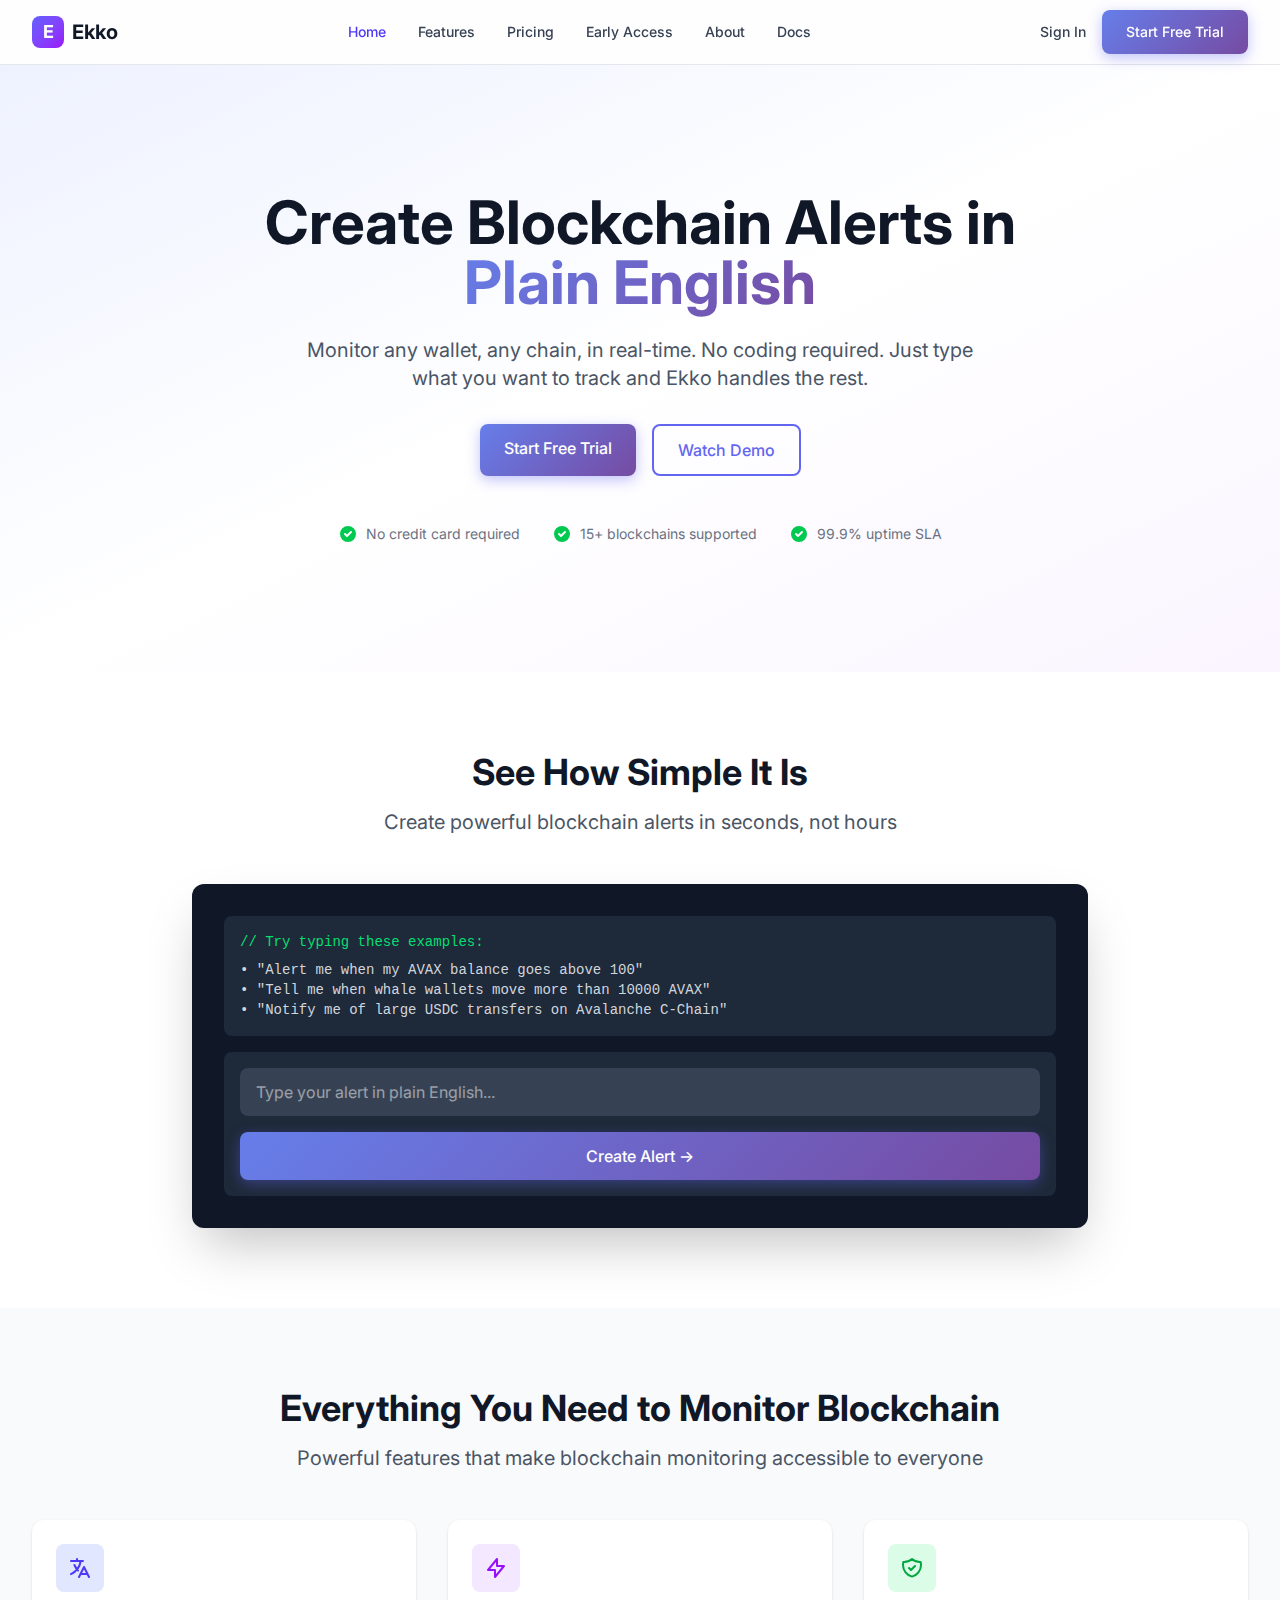
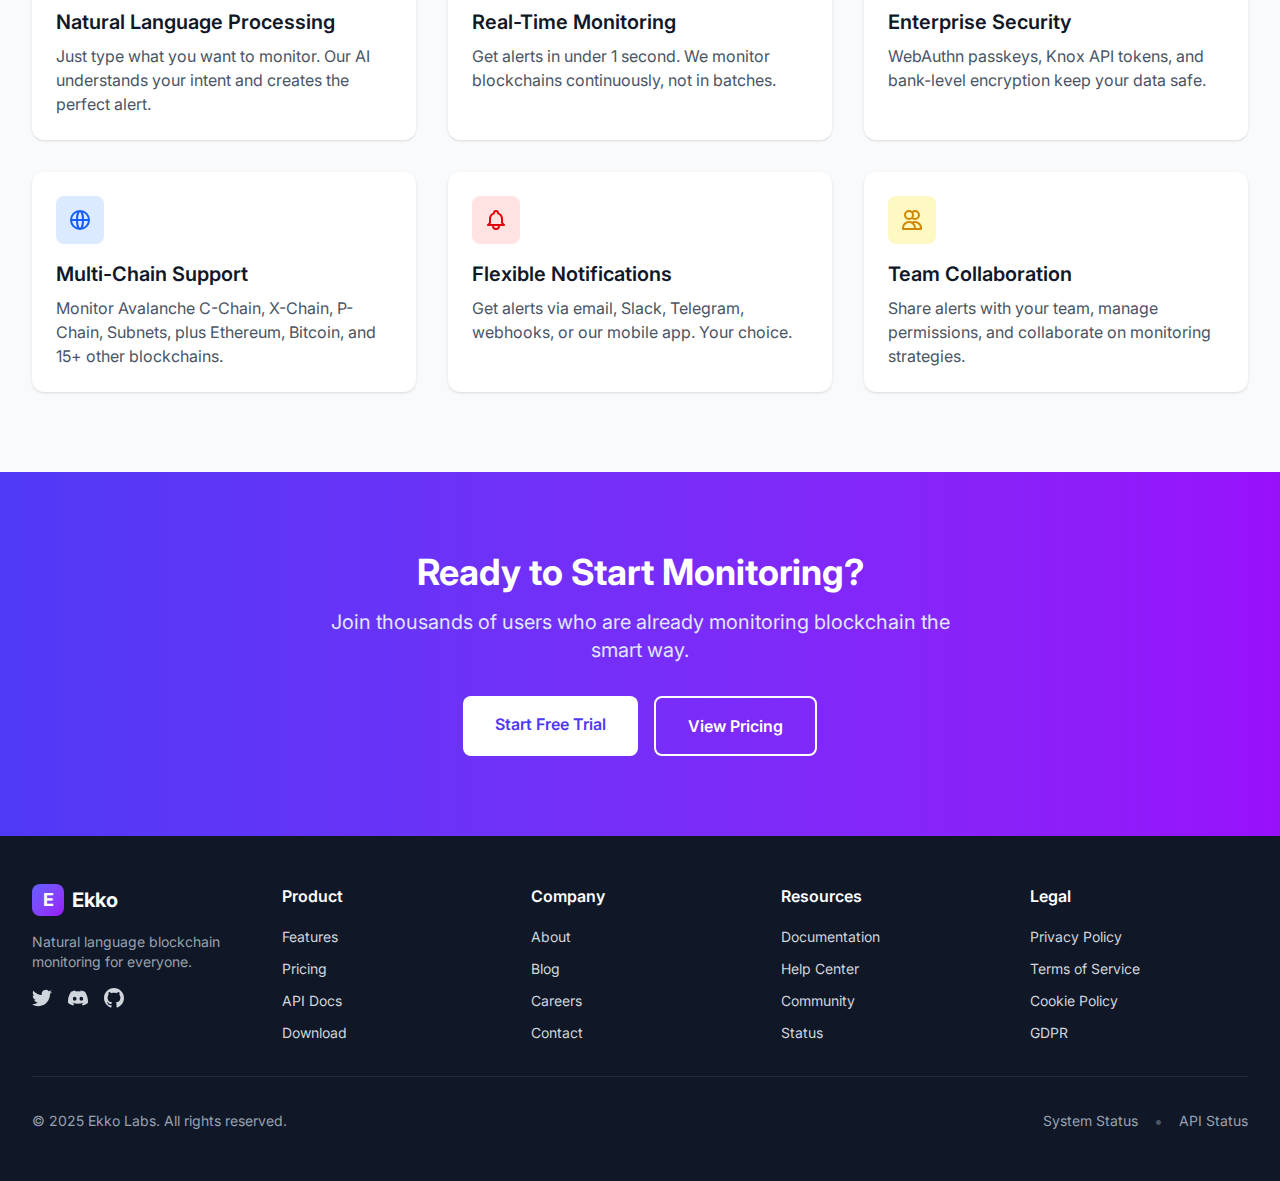
<file: index.html>
<!DOCTYPE html><html lang="en" data-astro-cid-37fxchfa> <head><meta charset="UTF-8"><meta name="viewport" content="width=device-width, initial-scale=1.0"><link rel="icon" type="image/svg+xml" href="/favicon.svg"><!-- Primary Meta Tags --><title>Ekko - Natural Language Blockchain Monitoring</title><meta name="title" content="Ekko - Natural Language Blockchain Monitoring"><meta name="description" content="Create sophisticated blockchain alerts using plain English. Monitor any wallet across Ethereum, Bitcoin, Solana and more."><link rel="canonical" href="https://ekko.zone/"><!-- Open Graph / Facebook --><meta property="og:type" content="website"><meta property="og:url" content="https://ekko.zone/"><meta property="og:title" content="Ekko - Natural Language Blockchain Monitoring"><meta property="og:description" content="Create sophisticated blockchain alerts using plain English. Monitor any wallet across Ethereum, Bitcoin, Solana and more."><meta property="og:image" content="https://ekko.zone/og-image.png"><!-- Twitter --><meta property="twitter:card" content="summary_large_image"><meta property="twitter:url" content="https://ekko.zone/"><meta property="twitter:title" content="Ekko - Natural Language Blockchain Monitoring"><meta property="twitter:description" content="Create sophisticated blockchain alerts using plain English. Monitor any wallet across Ethereum, Bitcoin, Solana and more."><meta property="twitter:image" content="https://ekko.zone/og-image.png"><!-- PWA --><link rel="manifest" href="/manifest.json"><meta name="theme-color" content="#6366f1"><!-- Fonts --><link rel="preconnect" href="https://fonts.googleapis.com"><link rel="preconnect" href="https://fonts.gstatic.com" crossorigin><link href="https://fonts.googleapis.com/css2?family=Inter:wght@400;500;600;700;800&display=swap" rel="stylesheet"><link rel="stylesheet" href="/_astro/about.xzm2Ujv8.css"></head> <body class="min-h-screen bg-slate-50 font-sans" data-astro-cid-37fxchfa>  <header class="fixed top-0 w-full z-50 bg-white/80 backdrop-blur-md border-b border-gray-200"> <nav class="container mx-auto px-4 sm:px-6 lg:px-8"> <div class="flex items-center justify-between h-16"> <!-- Logo --> <a href="/" class="flex items-center space-x-2"> <div class="w-8 h-8 bg-gradient-to-br from-indigo-500 to-purple-600 rounded-lg flex items-center justify-center"> <span class="text-white font-bold text-lg">E</span> </div> <span class="font-bold text-xl text-gray-900">Ekko</span> </a> <!-- Desktop Navigation --> <div class="hidden md:flex items-center space-x-8"> <a href="/" class="text-sm font-medium transition-colors hover:text-indigo-600 text-indigo-600"> Home </a><a href="/features" class="text-sm font-medium transition-colors hover:text-indigo-600 text-gray-700"> Features </a><a href="/pricing" class="text-sm font-medium transition-colors hover:text-indigo-600 text-gray-700"> Pricing </a><a href="/mint" class="text-sm font-medium transition-colors hover:text-indigo-600 text-gray-700"> Early Access </a><a href="/about" class="text-sm font-medium transition-colors hover:text-indigo-600 text-gray-700"> About </a><a href="/docs" class="text-sm font-medium transition-colors hover:text-indigo-600 text-gray-700"> Docs </a> </div> <!-- CTA Buttons --> <div class="hidden md:flex items-center space-x-4"> <a href="https://app.ekko.zone" class="text-sm font-medium text-gray-700 hover:text-indigo-600 transition-colors">
Sign In
</a> <a href="https://app.ekko.zone/signup" class="btn-primary text-sm">
Start Free Trial
</a> </div> <!-- Mobile Menu Button --> <button id="mobile-menu-button" class="md:hidden p-2 rounded-lg hover:bg-gray-100"> <svg class="w-6 h-6" fill="none" stroke="currentColor" viewBox="0 0 24 24"> <path stroke-linecap="round" stroke-linejoin="round" stroke-width="2" d="M4 6h16M4 12h16M4 18h16"></path> </svg> </button> </div> <!-- Mobile Navigation --> <div id="mobile-menu" class="hidden md:hidden py-4 border-t border-gray-200"> <a href="/" class="block py-2 text-sm font-medium transition-colors hover:text-indigo-600 text-indigo-600"> Home </a><a href="/features" class="block py-2 text-sm font-medium transition-colors hover:text-indigo-600 text-gray-700"> Features </a><a href="/pricing" class="block py-2 text-sm font-medium transition-colors hover:text-indigo-600 text-gray-700"> Pricing </a><a href="/mint" class="block py-2 text-sm font-medium transition-colors hover:text-indigo-600 text-gray-700"> Early Access </a><a href="/about" class="block py-2 text-sm font-medium transition-colors hover:text-indigo-600 text-gray-700"> About </a><a href="/docs" class="block py-2 text-sm font-medium transition-colors hover:text-indigo-600 text-gray-700"> Docs </a> <div class="mt-4 pt-4 border-t border-gray-200 space-y-2"> <a href="https://app.ekko.zone" class="block text-sm font-medium text-gray-700 hover:text-indigo-600 transition-colors">
Sign In
</a> <a href="https://app.ekko.zone/signup" class="block btn-primary text-sm text-center">
Start Free Trial
</a> </div> </div> </nav> </header> <script type="module">const e=document.getElementById("mobile-menu-button"),t=document.getElementById("mobile-menu");e?.addEventListener("click",()=>{t?.classList.toggle("hidden")});</script> <main class="pt-16"> <!-- Hero Section --> <section class="relative overflow-hidden bg-gradient-to-br from-indigo-50 via-white to-purple-50 py-20 lg:py-32"> <div class="container mx-auto px-4 sm:px-6 lg:px-8"> <div class="text-center max-w-4xl mx-auto"> <h1 class="text-4xl md:text-5xl lg:text-6xl font-bold text-gray-900 mb-6">
Create Blockchain Alerts in
<span class="gradient-text"> Plain English</span> </h1> <p class="text-xl text-gray-600 mb-8 max-w-2xl mx-auto">
Monitor any wallet, any chain, in real-time. No coding required. 
            Just type what you want to track and Ekko handles the rest.
</p> <div class="flex flex-col sm:flex-row gap-4 justify-center"> <a href="https://app.ekko.zone/signup" class="btn-primary">
Start Free Trial
</a> <a href="#demo" class="btn-secondary">
Watch Demo
</a> </div> <!-- Trust Indicators --> <div class="mt-12 flex flex-wrap justify-center gap-8 text-sm text-gray-500"> <div class="flex items-center gap-2"> <svg class="w-5 h-5 text-green-500" fill="currentColor" viewBox="0 0 20 20"> <path fill-rule="evenodd" d="M10 18a8 8 0 100-16 8 8 0 000 16zm3.707-9.293a1 1 0 00-1.414-1.414L9 10.586 7.707 9.293a1 1 0 00-1.414 1.414l2 2a1 1 0 001.414 0l4-4z" clip-rule="evenodd"></path> </svg> <span>No credit card required</span> </div> <div class="flex items-center gap-2"> <svg class="w-5 h-5 text-green-500" fill="currentColor" viewBox="0 0 20 20"> <path fill-rule="evenodd" d="M10 18a8 8 0 100-16 8 8 0 000 16zm3.707-9.293a1 1 0 00-1.414-1.414L9 10.586 7.707 9.293a1 1 0 00-1.414 1.414l2 2a1 1 0 001.414 0l4-4z" clip-rule="evenodd"></path> </svg> <span>15+ blockchains supported</span> </div> <div class="flex items-center gap-2"> <svg class="w-5 h-5 text-green-500" fill="currentColor" viewBox="0 0 20 20"> <path fill-rule="evenodd" d="M10 18a8 8 0 100-16 8 8 0 000 16zm3.707-9.293a1 1 0 00-1.414-1.414L9 10.586 7.707 9.293a1 1 0 00-1.414 1.414l2 2a1 1 0 001.414 0l4-4z" clip-rule="evenodd"></path> </svg> <span>99.9% uptime SLA</span> </div> </div> </div> </div> </section> <!-- Demo Section --> <section id="demo" class="py-20 bg-white"> <div class="container mx-auto px-4 sm:px-6 lg:px-8"> <div class="text-center mb-12"> <h2 class="text-3xl md:text-4xl font-bold text-gray-900 mb-4">
See How Simple It Is
</h2> <p class="text-xl text-gray-600">
Create powerful blockchain alerts in seconds, not hours
</p> </div> <!-- Interactive Demo --> <div class="max-w-4xl mx-auto bg-gray-900 rounded-xl shadow-2xl p-8"> <div class="bg-gray-800 rounded-lg p-4 mb-4"> <p class="text-green-400 font-mono text-sm mb-2">// Try typing these examples:</p> <p class="text-gray-300 font-mono text-sm">• "Alert me when my AVAX balance goes above 100"</p> <p class="text-gray-300 font-mono text-sm">• "Tell me when whale wallets move more than 10000 AVAX"</p> <p class="text-gray-300 font-mono text-sm">• "Notify me of large USDC transfers on Avalanche C-Chain"</p> </div> <div class="bg-gray-800 rounded-lg p-4"> <input type="text" placeholder="Type your alert in plain English..." class="w-full bg-gray-700 text-white rounded-lg px-4 py-3 focus:outline-none focus:ring-2 focus:ring-indigo-500"> <button class="mt-4 btn-primary w-full">
Create Alert →
</button> </div> </div> </div> </section> <!-- Features Section --> <section class="py-20 bg-gray-50"> <div class="container mx-auto px-4 sm:px-6 lg:px-8"> <div class="text-center mb-12"> <h2 class="text-3xl md:text-4xl font-bold text-gray-900 mb-4">
Everything You Need to Monitor Blockchain
</h2> <p class="text-xl text-gray-600">
Powerful features that make blockchain monitoring accessible to everyone
</p> </div> <div class="grid md:grid-cols-2 lg:grid-cols-3 gap-8"> <!-- Feature 1 --> <div class="bg-white rounded-xl p-6 shadow-sm hover:shadow-lg transition-shadow"> <div class="w-12 h-12 bg-indigo-100 rounded-lg flex items-center justify-center mb-4"> <svg class="w-6 h-6 text-indigo-600" fill="none" stroke="currentColor" viewBox="0 0 24 24"> <path stroke-linecap="round" stroke-linejoin="round" stroke-width="2" d="M3 5h12M9 3v2m1.048 9.5A18.022 18.022 0 016.412 9m6.088 9h7M11 21l5-10 5 10M12.751 5C11.783 10.77 8.07 15.61 3 18.129"></path> </svg> </div> <h3 class="text-xl font-semibold text-gray-900 mb-2">Natural Language Processing</h3> <p class="text-gray-600">
Just type what you want to monitor. Our AI understands your intent and creates the perfect alert.
</p> </div> <!-- Feature 2 --> <div class="bg-white rounded-xl p-6 shadow-sm hover:shadow-lg transition-shadow"> <div class="w-12 h-12 bg-purple-100 rounded-lg flex items-center justify-center mb-4"> <svg class="w-6 h-6 text-purple-600" fill="none" stroke="currentColor" viewBox="0 0 24 24"> <path stroke-linecap="round" stroke-linejoin="round" stroke-width="2" d="M13 10V3L4 14h7v7l9-11h-7z"></path> </svg> </div> <h3 class="text-xl font-semibold text-gray-900 mb-2">Real-Time Monitoring</h3> <p class="text-gray-600">
Get alerts in under 1 second. We monitor blockchains continuously, not in batches.
</p> </div> <!-- Feature 3 --> <div class="bg-white rounded-xl p-6 shadow-sm hover:shadow-lg transition-shadow"> <div class="w-12 h-12 bg-green-100 rounded-lg flex items-center justify-center mb-4"> <svg class="w-6 h-6 text-green-600" fill="none" stroke="currentColor" viewBox="0 0 24 24"> <path stroke-linecap="round" stroke-linejoin="round" stroke-width="2" d="M9 12l2 2 4-4m5.618-4.016A11.955 11.955 0 0112 2.944a11.955 11.955 0 01-8.618 3.04A12.02 12.02 0 003 9c0 5.591 3.824 10.29 9 11.622 5.176-1.332 9-6.03 9-11.622 0-1.042-.133-2.052-.382-3.016z"></path> </svg> </div> <h3 class="text-xl font-semibold text-gray-900 mb-2">Enterprise Security</h3> <p class="text-gray-600">
WebAuthn passkeys, Knox API tokens, and bank-level encryption keep your data safe.
</p> </div> <!-- Feature 4 --> <div class="bg-white rounded-xl p-6 shadow-sm hover:shadow-lg transition-shadow"> <div class="w-12 h-12 bg-blue-100 rounded-lg flex items-center justify-center mb-4"> <svg class="w-6 h-6 text-blue-600" fill="none" stroke="currentColor" viewBox="0 0 24 24"> <path stroke-linecap="round" stroke-linejoin="round" stroke-width="2" d="M21 12a9 9 0 01-9 9m9-9a9 9 0 00-9-9m9 9H3m9 9a9 9 0 01-9-9m9 9c1.657 0 3-4.03 3-9s-1.343-9-3-9m0 18c-1.657 0-3-4.03-3-9s1.343-9 3-9m-9 9a9 9 0 019-9"></path> </svg> </div> <h3 class="text-xl font-semibold text-gray-900 mb-2">Multi-Chain Support</h3> <p class="text-gray-600">
Monitor Avalanche C-Chain, X-Chain, P-Chain, Subnets, plus Ethereum, Bitcoin, and 15+ other blockchains.
</p> </div> <!-- Feature 5 --> <div class="bg-white rounded-xl p-6 shadow-sm hover:shadow-lg transition-shadow"> <div class="w-12 h-12 bg-red-100 rounded-lg flex items-center justify-center mb-4"> <svg class="w-6 h-6 text-red-600" fill="none" stroke="currentColor" viewBox="0 0 24 24"> <path stroke-linecap="round" stroke-linejoin="round" stroke-width="2" d="M15 17h5l-1.405-1.405A2.032 2.032 0 0118 14.158V11a6.002 6.002 0 00-4-5.659V5a2 2 0 10-4 0v.341C7.67 6.165 6 8.388 6 11v3.159c0 .538-.214 1.055-.595 1.436L4 17h5m6 0v1a3 3 0 11-6 0v-1m6 0H9"></path> </svg> </div> <h3 class="text-xl font-semibold text-gray-900 mb-2">Flexible Notifications</h3> <p class="text-gray-600">
Get alerts via email, Slack, Telegram, webhooks, or our mobile app. Your choice.
</p> </div> <!-- Feature 6 --> <div class="bg-white rounded-xl p-6 shadow-sm hover:shadow-lg transition-shadow"> <div class="w-12 h-12 bg-yellow-100 rounded-lg flex items-center justify-center mb-4"> <svg class="w-6 h-6 text-yellow-600" fill="none" stroke="currentColor" viewBox="0 0 24 24"> <path stroke-linecap="round" stroke-linejoin="round" stroke-width="2" d="M12 4.354a4 4 0 110 5.292M15 21H3v-1a6 6 0 0112 0v1zm0 0h6v-1a6 6 0 00-9-5.197M13 7a4 4 0 11-8 0 4 4 0 018 0z"></path> </svg> </div> <h3 class="text-xl font-semibold text-gray-900 mb-2">Team Collaboration</h3> <p class="text-gray-600">
Share alerts with your team, manage permissions, and collaborate on monitoring strategies.
</p> </div> </div> </div> </section> <!-- CTA Section --> <section class="py-20 bg-gradient-to-r from-indigo-600 to-purple-600"> <div class="container mx-auto px-4 sm:px-6 lg:px-8 text-center"> <h2 class="text-3xl md:text-4xl font-bold text-white mb-4">
Ready to Start Monitoring?
</h2> <p class="text-xl text-indigo-100 mb-8 max-w-2xl mx-auto">
Join thousands of users who are already monitoring blockchain the smart way.
</p> <div class="flex flex-col sm:flex-row gap-4 justify-center"> <a href="https://app.ekko.zone/signup" class="bg-white text-indigo-600 px-8 py-4 rounded-lg font-semibold hover:bg-gray-100 transition-colors">
Start Free Trial
</a> <a href="/pricing" class="border-2 border-white text-white px-8 py-4 rounded-lg font-semibold hover:bg-white hover:text-indigo-600 transition-colors">
View Pricing
</a> </div> </div> </section> </main> <footer class="bg-gray-900 text-gray-300"> <div class="container mx-auto px-4 sm:px-6 lg:px-8 py-12"> <!-- Top Section --> <div class="grid grid-cols-2 md:grid-cols-5 gap-8 mb-8"> <!-- Brand --> <div class="col-span-2 md:col-span-1"> <div class="flex items-center space-x-2 mb-4"> <div class="w-8 h-8 bg-gradient-to-br from-indigo-500 to-purple-600 rounded-lg flex items-center justify-center"> <span class="text-white font-bold text-lg">E</span> </div> <span class="font-bold text-xl text-white">Ekko</span> </div> <p class="text-sm text-gray-400 mb-4">
Natural language blockchain monitoring for everyone.
</p> <!-- Social Links --> <div class="flex space-x-4"> <a href="https://x.com/web3ekko" class="hover:text-white transition-colors" aria-label="Twitter"> <svg class="w-5 h-5" fill="currentColor" viewBox="0 0 24 24"> <path d="M23.953 4.57a10 10 0 01-2.825.775 4.958 4.958 0 002.163-2.723c-.951.555-2.005.959-3.127 1.184a4.92 4.92 0 00-8.384 4.482C7.69 8.095 4.067 6.13 1.64 3.162a4.822 4.822 0 00-.666 2.475c0 1.71.87 3.213 2.188 4.096a4.904 4.904 0 01-2.228-.616v.06a4.923 4.923 0 003.946 4.827 4.996 4.996 0 01-2.212.085 4.936 4.936 0 004.604 3.417 9.867 9.867 0 01-6.102 2.105c-.39 0-.779-.023-1.17-.067a13.995 13.995 0 007.557 2.209c9.053 0 13.998-7.496 13.998-13.985 0-.21 0-.42-.015-.63A9.935 9.935 0 0024 4.59z"></path> </svg> </a> <a href="https://discord.gg/Npzxhvhv" class="hover:text-white transition-colors" aria-label="Discord"> <svg class="w-5 h-5" fill="currentColor" viewBox="0 0 24 24"> <path d="M20.317 4.37a19.791 19.791 0 0 0-4.885-1.515a.074.074 0 0 0-.079.037c-.21.375-.444.864-.608 1.25a18.27 18.27 0 0 0-5.487 0a12.64 12.64 0 0 0-.617-1.25a.077.077 0 0 0-.079-.037A19.736 19.736 0 0 0 3.677 4.37a.07.07 0 0 0-.032.027C.533 9.046-.32 13.58.099 18.057a.082.082 0 0 0 .031.057a19.9 19.9 0 0 0 5.993 3.03a.078.078 0 0 0 .084-.028a14.09 14.09 0 0 0 1.226-1.994a.076.076 0 0 0-.041-.106a13.107 13.107 0 0 1-1.872-.892a.077.077 0 0 1-.008-.128a10.2 10.2 0 0 0 .372-.292a.074.074 0 0 1 .077-.01c3.928 1.793 8.18 1.793 12.062 0a.074.074 0 0 1 .078.01c.12.098.246.198.373.292a.077.077 0 0 1-.006.127a12.299 12.299 0 0 1-1.873.892a.077.077 0 0 0-.041.107c.36.698.772 1.362 1.225 1.993a.076.076 0 0 0 .084.028a19.839 19.839 0 0 0 6.002-3.03a.077.077 0 0 0 .032-.054c.5-5.177-.838-9.674-3.549-13.66a.061.061 0 0 0-.031-.03zM8.02 15.33c-1.183 0-2.157-1.085-2.157-2.419c0-1.333.956-2.419 2.157-2.419c1.21 0 2.176 1.096 2.157 2.42c0 1.333-.956 2.418-2.157 2.418zm7.975 0c-1.183 0-2.157-1.085-2.157-2.419c0-1.333.955-2.419 2.157-2.419c1.21 0 2.176 1.096 2.157 2.42c0 1.333-.946 2.418-2.157 2.418z"></path> </svg> </a> <a href="https://github.com/ekko-labs" class="hover:text-white transition-colors" aria-label="GitHub"> <svg class="w-5 h-5" fill="currentColor" viewBox="0 0 24 24"> <path d="M12 0c-6.626 0-12 5.373-12 12 0 5.302 3.438 9.8 8.207 11.387.599.111.793-.261.793-.577v-2.234c-3.338.726-4.033-1.416-4.033-1.416-.546-1.387-1.333-1.756-1.333-1.756-1.089-.745.083-.729.083-.729 1.205.084 1.839 1.237 1.839 1.237 1.07 1.834 2.807 1.304 3.492.997.107-.775.418-1.305.762-1.604-2.665-.305-5.467-1.334-5.467-5.931 0-1.311.469-2.381 1.236-3.221-.124-.303-.535-1.524.117-3.176 0 0 1.008-.322 3.301 1.23.957-.266 1.983-.399 3.003-.404 1.02.005 2.047.138 3.006.404 2.291-1.552 3.297-1.23 3.297-1.23.653 1.653.242 2.874.118 3.176.77.84 1.235 1.911 1.235 3.221 0 4.609-2.807 5.624-5.479 5.921.43.372.823 1.102.823 2.222v3.293c0 .319.192.694.801.576 4.765-1.589 8.199-6.086 8.199-11.386 0-6.627-5.373-12-12-12z"></path> </svg> </a> </div> </div> <!-- Links --> <div> <h3 class="font-semibold text-white mb-4">Product</h3> <ul class="space-y-2"> <li> <a href="/features" class="text-sm hover:text-white transition-colors"> Features </a> </li><li> <a href="/pricing" class="text-sm hover:text-white transition-colors"> Pricing </a> </li><li> <a href="/docs" class="text-sm hover:text-white transition-colors"> API Docs </a> </li><li> <a href="/download" class="text-sm hover:text-white transition-colors"> Download </a> </li> </ul> </div><div> <h3 class="font-semibold text-white mb-4">Company</h3> <ul class="space-y-2"> <li> <a href="/about" class="text-sm hover:text-white transition-colors"> About </a> </li><li> <a href="#" class="text-sm hover:text-white transition-colors"> Blog </a> </li><li> <a href="#" class="text-sm hover:text-white transition-colors"> Careers </a> </li><li> <a href="#" class="text-sm hover:text-white transition-colors"> Contact </a> </li> </ul> </div><div> <h3 class="font-semibold text-white mb-4">Resources</h3> <ul class="space-y-2"> <li> <a href="/docs" class="text-sm hover:text-white transition-colors"> Documentation </a> </li><li> <a href="#" class="text-sm hover:text-white transition-colors"> Help Center </a> </li><li> <a href="https://discord.gg/Npzxhvhv" class="text-sm hover:text-white transition-colors"> Community </a> </li><li> <a href="#" class="text-sm hover:text-white transition-colors"> Status </a> </li> </ul> </div><div> <h3 class="font-semibold text-white mb-4">Legal</h3> <ul class="space-y-2"> <li> <a href="#" class="text-sm hover:text-white transition-colors"> Privacy Policy </a> </li><li> <a href="#" class="text-sm hover:text-white transition-colors"> Terms of Service </a> </li><li> <a href="#" class="text-sm hover:text-white transition-colors"> Cookie Policy </a> </li><li> <a href="#" class="text-sm hover:text-white transition-colors"> GDPR </a> </li> </ul> </div> </div> <!-- Bottom Section --> <div class="pt-8 border-t border-gray-800"> <div class="flex flex-col md:flex-row justify-between items-center"> <p class="text-sm text-gray-400">
© 2025 Ekko Labs. All rights reserved.
</p> <div class="mt-4 md:mt-0 flex items-center space-x-4"> <a href="#" class="text-sm text-gray-400 hover:text-white transition-colors">
System Status
</a> <span class="text-gray-600">•</span> <a href="#" class="text-sm text-gray-400 hover:text-white transition-colors">
API Status
</a> </div> </div> </div> </div> </footer>  </body></html>
</file>
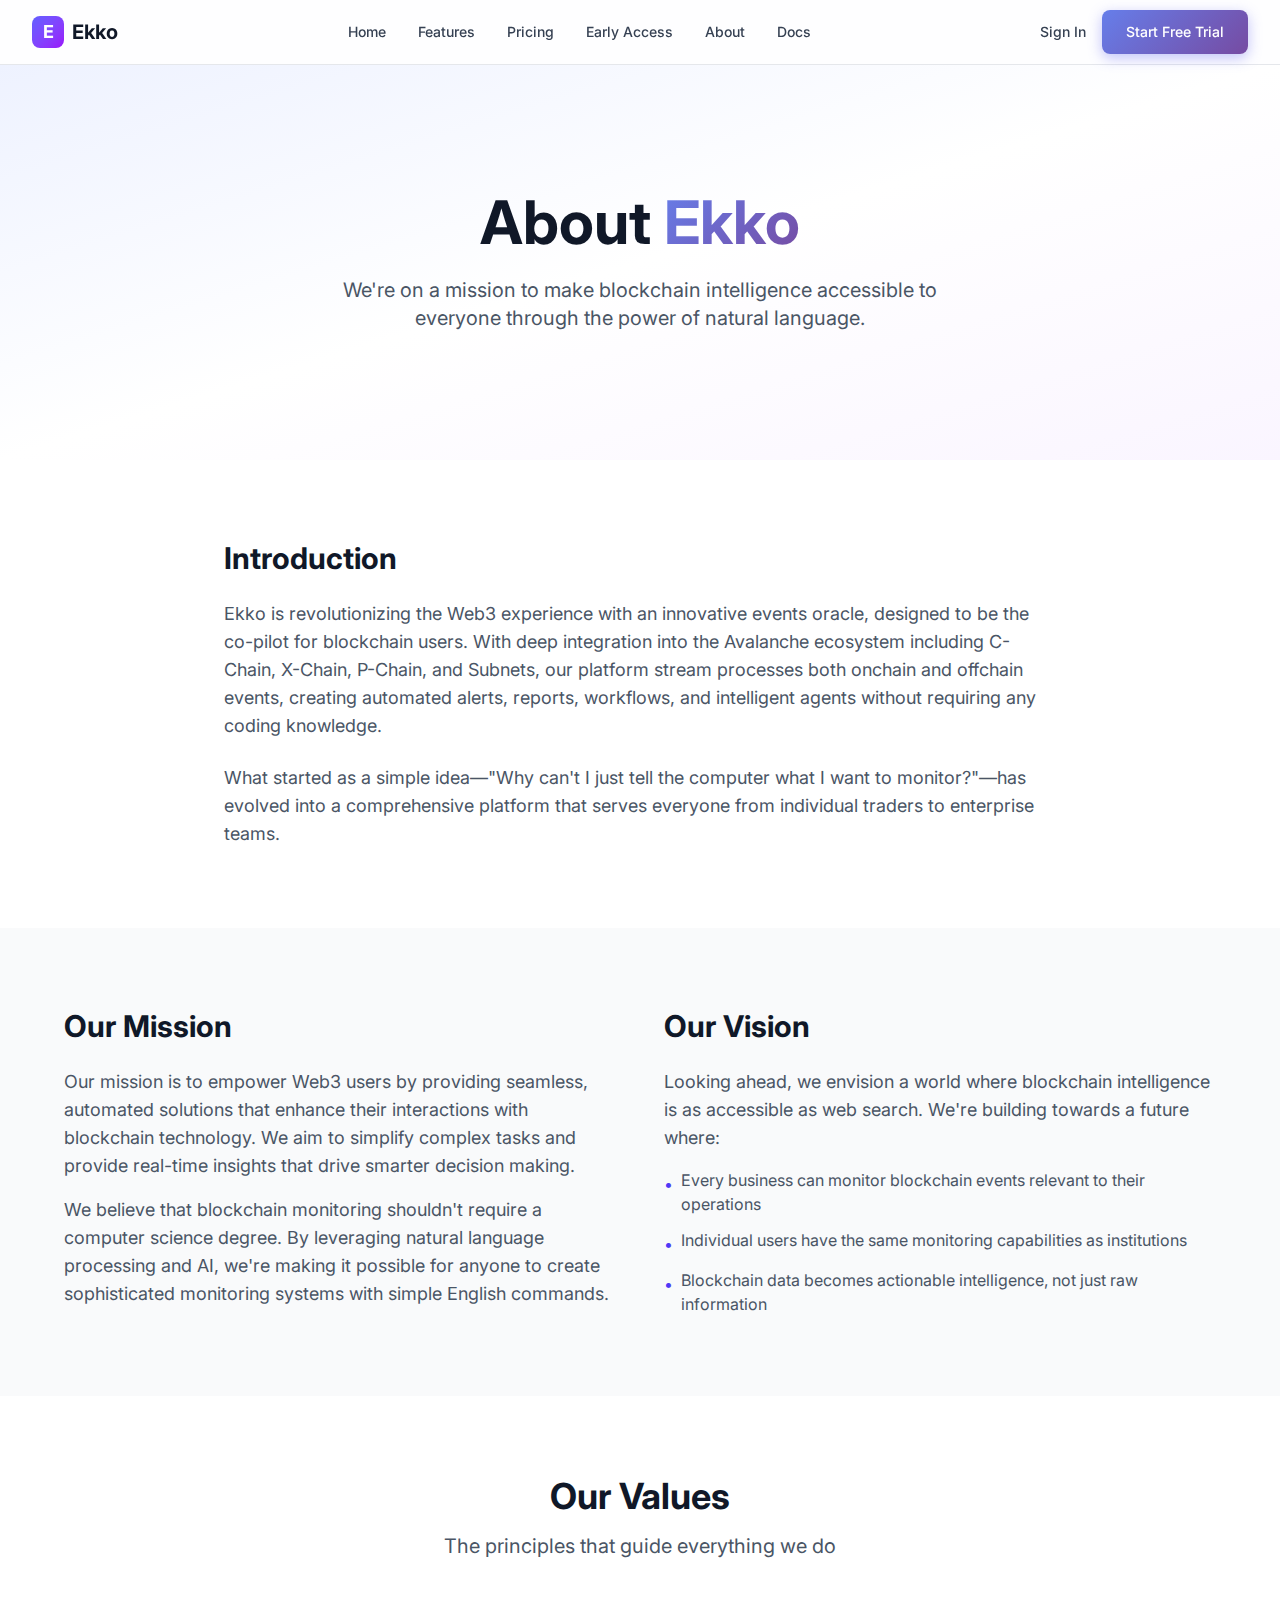
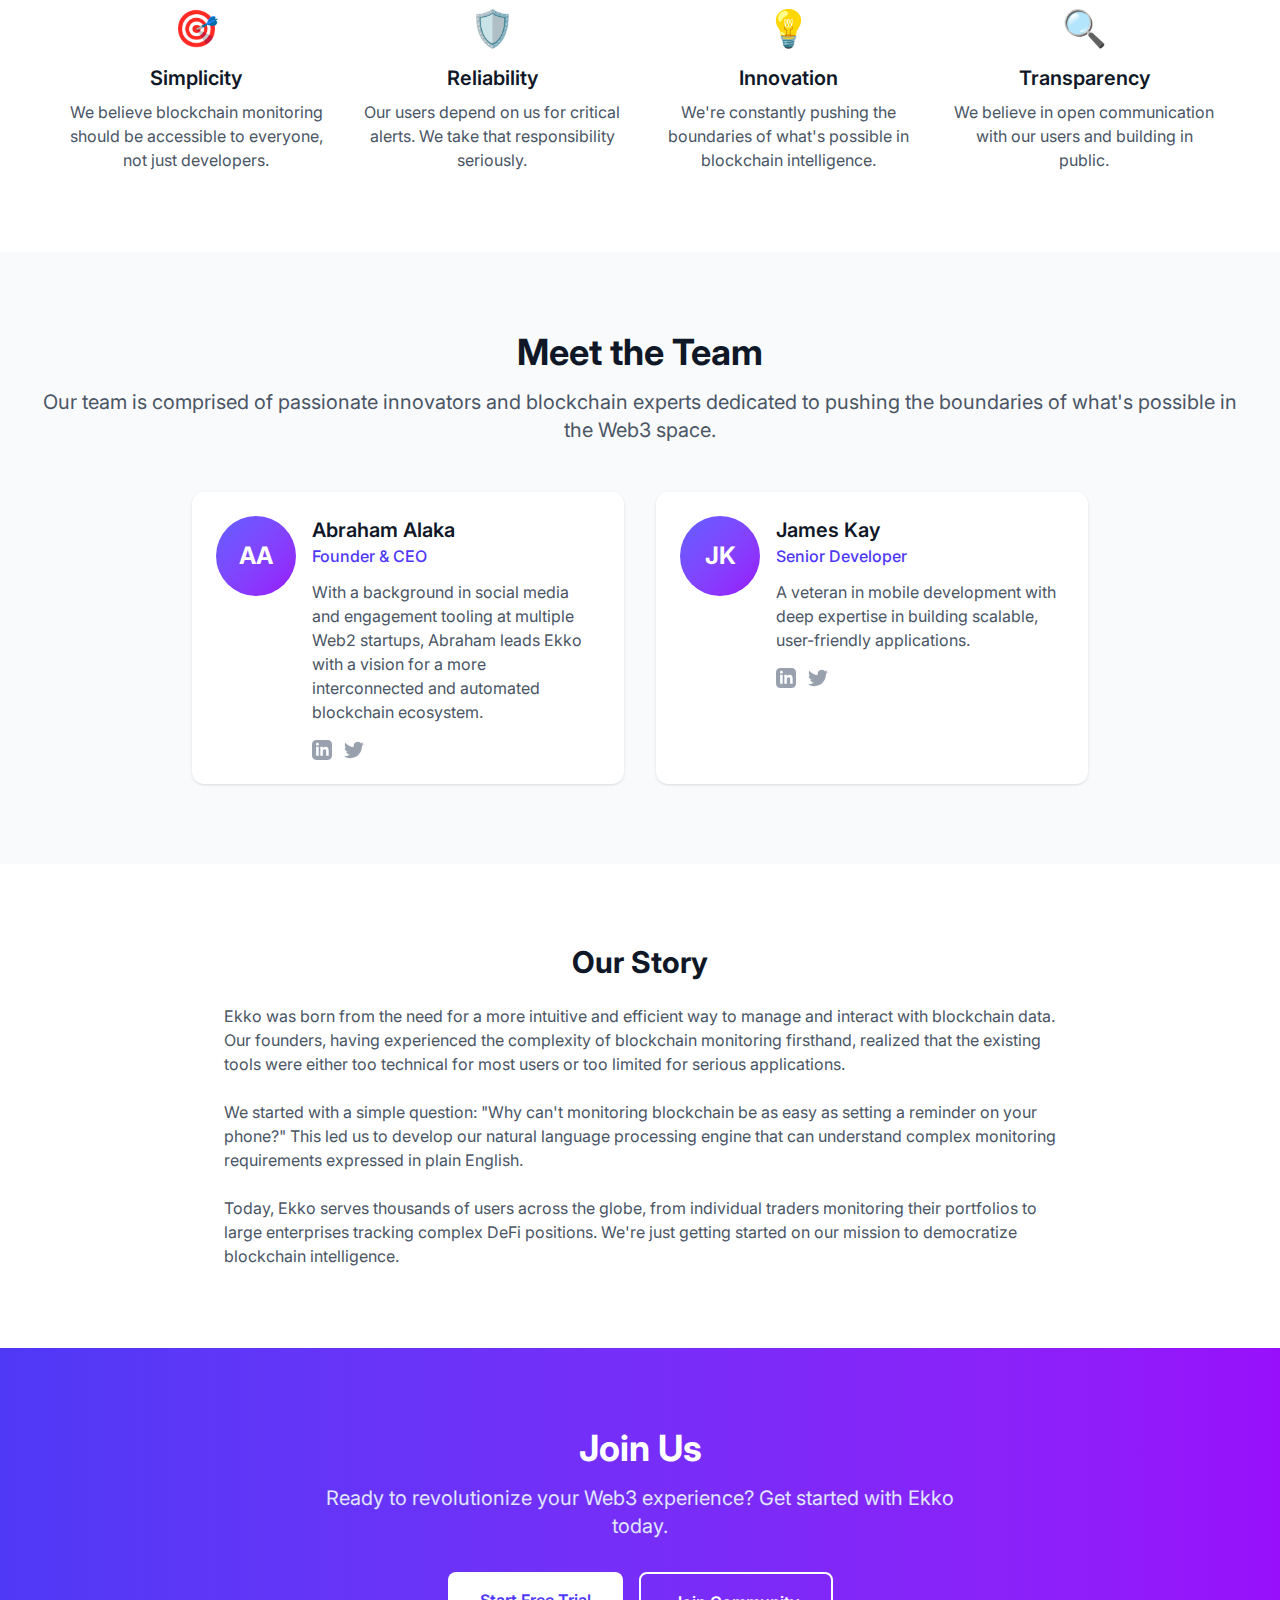
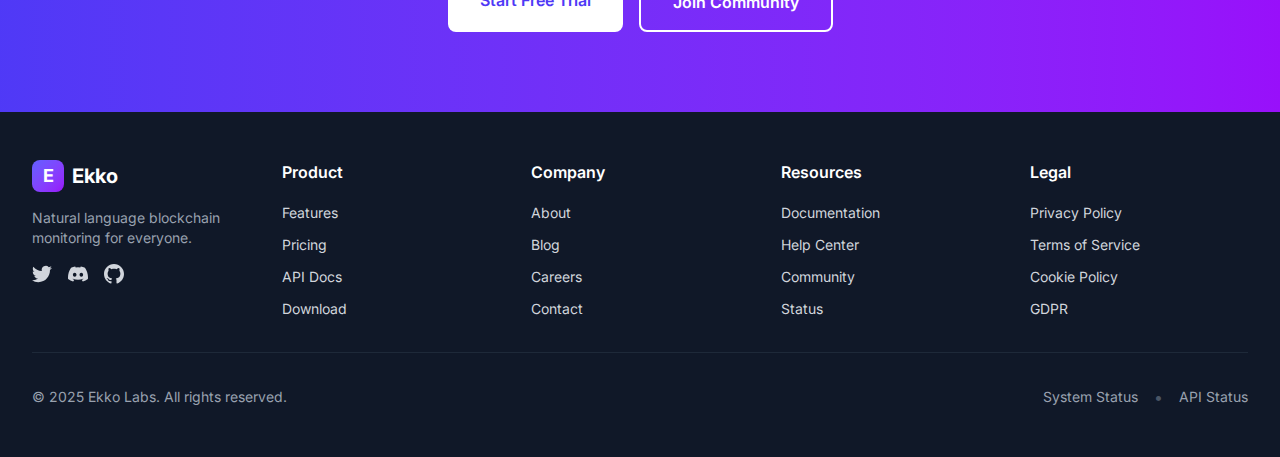
<file: about/index.html>
<!DOCTYPE html><html lang="en" data-astro-cid-37fxchfa> <head><meta charset="UTF-8"><meta name="viewport" content="width=device-width, initial-scale=1.0"><link rel="icon" type="image/svg+xml" href="/favicon.svg"><!-- Primary Meta Tags --><title>About Ekko - Our Mission &amp; Team</title><meta name="title" content="About Ekko - Our Mission &#38; Team"><meta name="description" content="Learn about Ekko's mission to democratize blockchain intelligence and meet the team building the future of monitoring."><link rel="canonical" href="https://ekko.zone/about/"><!-- Open Graph / Facebook --><meta property="og:type" content="website"><meta property="og:url" content="https://ekko.zone/about/"><meta property="og:title" content="About Ekko - Our Mission &#38; Team"><meta property="og:description" content="Learn about Ekko's mission to democratize blockchain intelligence and meet the team building the future of monitoring."><meta property="og:image" content="https://ekko.zone/og-image.png"><!-- Twitter --><meta property="twitter:card" content="summary_large_image"><meta property="twitter:url" content="https://ekko.zone/about/"><meta property="twitter:title" content="About Ekko - Our Mission &#38; Team"><meta property="twitter:description" content="Learn about Ekko's mission to democratize blockchain intelligence and meet the team building the future of monitoring."><meta property="twitter:image" content="https://ekko.zone/og-image.png"><!-- PWA --><link rel="manifest" href="/manifest.json"><meta name="theme-color" content="#6366f1"><!-- Fonts --><link rel="preconnect" href="https://fonts.googleapis.com"><link rel="preconnect" href="https://fonts.gstatic.com" crossorigin><link href="https://fonts.googleapis.com/css2?family=Inter:wght@400;500;600;700;800&display=swap" rel="stylesheet"><link rel="stylesheet" href="/_astro/about.xzm2Ujv8.css"></head> <body class="min-h-screen bg-slate-50 font-sans" data-astro-cid-37fxchfa>  <header class="fixed top-0 w-full z-50 bg-white/80 backdrop-blur-md border-b border-gray-200"> <nav class="container mx-auto px-4 sm:px-6 lg:px-8"> <div class="flex items-center justify-between h-16"> <!-- Logo --> <a href="/" class="flex items-center space-x-2"> <div class="w-8 h-8 bg-gradient-to-br from-indigo-500 to-purple-600 rounded-lg flex items-center justify-center"> <span class="text-white font-bold text-lg">E</span> </div> <span class="font-bold text-xl text-gray-900">Ekko</span> </a> <!-- Desktop Navigation --> <div class="hidden md:flex items-center space-x-8"> <a href="/" class="text-sm font-medium transition-colors hover:text-indigo-600 text-gray-700"> Home </a><a href="/features" class="text-sm font-medium transition-colors hover:text-indigo-600 text-gray-700"> Features </a><a href="/pricing" class="text-sm font-medium transition-colors hover:text-indigo-600 text-gray-700"> Pricing </a><a href="/mint" class="text-sm font-medium transition-colors hover:text-indigo-600 text-gray-700"> Early Access </a><a href="/about" class="text-sm font-medium transition-colors hover:text-indigo-600 text-gray-700"> About </a><a href="/docs" class="text-sm font-medium transition-colors hover:text-indigo-600 text-gray-700"> Docs </a> </div> <!-- CTA Buttons --> <div class="hidden md:flex items-center space-x-4"> <a href="https://app.ekko.zone" class="text-sm font-medium text-gray-700 hover:text-indigo-600 transition-colors">
Sign In
</a> <a href="https://app.ekko.zone/signup" class="btn-primary text-sm">
Start Free Trial
</a> </div> <!-- Mobile Menu Button --> <button id="mobile-menu-button" class="md:hidden p-2 rounded-lg hover:bg-gray-100"> <svg class="w-6 h-6" fill="none" stroke="currentColor" viewBox="0 0 24 24"> <path stroke-linecap="round" stroke-linejoin="round" stroke-width="2" d="M4 6h16M4 12h16M4 18h16"></path> </svg> </button> </div> <!-- Mobile Navigation --> <div id="mobile-menu" class="hidden md:hidden py-4 border-t border-gray-200"> <a href="/" class="block py-2 text-sm font-medium transition-colors hover:text-indigo-600 text-gray-700"> Home </a><a href="/features" class="block py-2 text-sm font-medium transition-colors hover:text-indigo-600 text-gray-700"> Features </a><a href="/pricing" class="block py-2 text-sm font-medium transition-colors hover:text-indigo-600 text-gray-700"> Pricing </a><a href="/mint" class="block py-2 text-sm font-medium transition-colors hover:text-indigo-600 text-gray-700"> Early Access </a><a href="/about" class="block py-2 text-sm font-medium transition-colors hover:text-indigo-600 text-gray-700"> About </a><a href="/docs" class="block py-2 text-sm font-medium transition-colors hover:text-indigo-600 text-gray-700"> Docs </a> <div class="mt-4 pt-4 border-t border-gray-200 space-y-2"> <a href="https://app.ekko.zone" class="block text-sm font-medium text-gray-700 hover:text-indigo-600 transition-colors">
Sign In
</a> <a href="https://app.ekko.zone/signup" class="block btn-primary text-sm text-center">
Start Free Trial
</a> </div> </div> </nav> </header> <script type="module">const e=document.getElementById("mobile-menu-button"),t=document.getElementById("mobile-menu");e?.addEventListener("click",()=>{t?.classList.toggle("hidden")});</script> <main class="pt-16"> <!-- Hero Section --> <section class="relative overflow-hidden bg-gradient-to-br from-indigo-50 via-white to-purple-50 py-20 lg:py-32"> <div class="container mx-auto px-4 sm:px-6 lg:px-8"> <div class="text-center max-w-4xl mx-auto"> <h1 class="text-4xl md:text-5xl lg:text-6xl font-bold text-gray-900 mb-6">
About <span class="gradient-text">Ekko</span> </h1> <p class="text-xl text-gray-600 max-w-2xl mx-auto">
We're on a mission to make blockchain intelligence accessible to everyone through the power of natural language.
</p> </div> </div> </section> <!-- Introduction Section --> <section class="py-20 bg-white"> <div class="container mx-auto px-4 sm:px-6 lg:px-8 max-w-4xl"> <div class="prose prose-lg mx-auto"> <h2 class="text-3xl font-bold text-gray-900 mb-6">Introduction</h2> <p class="text-lg text-gray-600 mb-6">
Ekko is revolutionizing the Web3 experience with an innovative events oracle, designed to be the co-pilot 
            for blockchain users. With deep integration into the Avalanche ecosystem including C-Chain, X-Chain, P-Chain, 
            and Subnets, our platform stream processes both onchain and offchain events, creating automated alerts, 
            reports, workflows, and intelligent agents without requiring any coding knowledge.
</p> <p class="text-lg text-gray-600">
What started as a simple idea—"Why can't I just tell the computer what I want to monitor?"—has evolved 
            into a comprehensive platform that serves everyone from individual traders to enterprise teams.
</p> </div> </div> </section> <!-- Mission & Vision --> <section class="py-20 bg-gray-50"> <div class="container mx-auto px-4 sm:px-6 lg:px-8"> <div class="grid md:grid-cols-2 gap-12 max-w-6xl mx-auto"> <div> <h2 class="text-3xl font-bold text-gray-900 mb-6">Our Mission</h2> <p class="text-lg text-gray-600 mb-4">
Our mission is to empower Web3 users by providing seamless, automated solutions that enhance their 
              interactions with blockchain technology. We aim to simplify complex tasks and provide real-time 
              insights that drive smarter decision making.
</p> <p class="text-lg text-gray-600">
We believe that blockchain monitoring shouldn't require a computer science degree. By leveraging 
              natural language processing and AI, we're making it possible for anyone to create sophisticated 
              monitoring systems with simple English commands.
</p> </div> <div> <h2 class="text-3xl font-bold text-gray-900 mb-6">Our Vision</h2> <p class="text-lg text-gray-600 mb-4">
Looking ahead, we envision a world where blockchain intelligence is as accessible as web search. 
              We're building towards a future where:
</p> <ul class="space-y-3"> <li class="flex items-start gap-2"> <span class="text-indigo-600 mt-1">•</span> <span class="text-gray-600">Every business can monitor blockchain events relevant to their operations</span> </li> <li class="flex items-start gap-2"> <span class="text-indigo-600 mt-1">•</span> <span class="text-gray-600">Individual users have the same monitoring capabilities as institutions</span> </li> <li class="flex items-start gap-2"> <span class="text-indigo-600 mt-1">•</span> <span class="text-gray-600">Blockchain data becomes actionable intelligence, not just raw information</span> </li> </ul> </div> </div> </div> </section> <!-- Values Section --> <section class="py-20 bg-white"> <div class="container mx-auto px-4 sm:px-6 lg:px-8"> <div class="text-center mb-12"> <h2 class="text-3xl md:text-4xl font-bold text-gray-900 mb-4">Our Values</h2> <p class="text-xl text-gray-600">The principles that guide everything we do</p> </div> <div class="grid md:grid-cols-2 lg:grid-cols-4 gap-8 max-w-6xl mx-auto"> <div class="text-center"> <div class="text-4xl mb-4">🎯</div> <h3 class="text-xl font-semibold text-gray-900 mb-2">Simplicity</h3> <p class="text-gray-600">We believe blockchain monitoring should be accessible to everyone, not just developers.</p> </div><div class="text-center"> <div class="text-4xl mb-4">🛡️</div> <h3 class="text-xl font-semibold text-gray-900 mb-2">Reliability</h3> <p class="text-gray-600">Our users depend on us for critical alerts. We take that responsibility seriously.</p> </div><div class="text-center"> <div class="text-4xl mb-4">💡</div> <h3 class="text-xl font-semibold text-gray-900 mb-2">Innovation</h3> <p class="text-gray-600">We&#39;re constantly pushing the boundaries of what&#39;s possible in blockchain intelligence.</p> </div><div class="text-center"> <div class="text-4xl mb-4">🔍</div> <h3 class="text-xl font-semibold text-gray-900 mb-2">Transparency</h3> <p class="text-gray-600">We believe in open communication with our users and building in public.</p> </div> </div> </div> </section> <!-- Team Section --> <section class="py-20 bg-gray-50"> <div class="container mx-auto px-4 sm:px-6 lg:px-8"> <div class="text-center mb-12"> <h2 class="text-3xl md:text-4xl font-bold text-gray-900 mb-4">Meet the Team</h2> <p class="text-xl text-gray-600">
Our team is comprised of passionate innovators and blockchain experts dedicated to pushing 
            the boundaries of what's possible in the Web3 space.
</p> </div> <div class="grid md:grid-cols-2 gap-8 max-w-4xl mx-auto"> <div class="bg-white rounded-xl p-6 shadow-sm"> <div class="flex items-start gap-4"> <div class="w-20 h-20 bg-gradient-to-br from-indigo-500 to-purple-600 rounded-full flex items-center justify-center text-white text-2xl font-bold"> AA </div> <div class="flex-1"> <h3 class="text-xl font-semibold text-gray-900">Abraham Alaka</h3> <p class="text-indigo-600 font-medium mb-3">Founder &amp; CEO</p> <p class="text-gray-600 mb-4">With a background in social media and engagement tooling at multiple Web2 startups, Abraham leads Ekko with a vision for a more interconnected and automated blockchain ecosystem.</p> <div class="flex gap-3"> <a href="#" class="text-gray-400 hover:text-indigo-600 transition-colors"> <svg class="w-5 h-5" fill="currentColor" viewBox="0 0 24 24"> <path d="M19 0h-14c-2.761 0-5 2.239-5 5v14c0 2.761 2.239 5 5 5h14c2.762 0 5-2.239 5-5v-14c0-2.761-2.238-5-5-5zm-11 19h-3v-11h3v11zm-1.5-12.268c-.966 0-1.75-.79-1.75-1.764s.784-1.764 1.75-1.764 1.75.79 1.75 1.764-.783 1.764-1.75 1.764zm13.5 12.268h-3v-5.604c0-3.368-4-3.113-4 0v5.604h-3v-11h3v1.765c1.396-2.586 7-2.777 7 2.476v6.759z"></path> </svg> </a> <a href="#" class="text-gray-400 hover:text-indigo-600 transition-colors"> <svg class="w-5 h-5" fill="currentColor" viewBox="0 0 24 24"> <path d="M23.953 4.57a10 10 0 01-2.825.775 4.958 4.958 0 002.163-2.723c-.951.555-2.005.959-3.127 1.184a4.92 4.92 0 00-8.384 4.482C7.69 8.095 4.067 6.13 1.64 3.162a4.822 4.822 0 00-.666 2.475c0 1.71.87 3.213 2.188 4.096a4.904 4.904 0 01-2.228-.616v.06a4.923 4.923 0 003.946 4.827 4.996 4.996 0 01-2.212.085 4.936 4.936 0 004.604 3.417 9.867 9.867 0 01-6.102 2.105c-.39 0-.779-.023-1.17-.067a13.995 13.995 0 007.557 2.209c9.053 0 13.998-7.496 13.998-13.985 0-.21 0-.42-.015-.63A9.935 9.935 0 0024 4.59z"></path> </svg> </a> </div> </div> </div> </div><div class="bg-white rounded-xl p-6 shadow-sm"> <div class="flex items-start gap-4"> <div class="w-20 h-20 bg-gradient-to-br from-indigo-500 to-purple-600 rounded-full flex items-center justify-center text-white text-2xl font-bold"> JK </div> <div class="flex-1"> <h3 class="text-xl font-semibold text-gray-900">James Kay</h3> <p class="text-indigo-600 font-medium mb-3">Senior Developer</p> <p class="text-gray-600 mb-4">A veteran in mobile development with deep expertise in building scalable, user-friendly applications.</p> <div class="flex gap-3"> <a href="#" class="text-gray-400 hover:text-indigo-600 transition-colors"> <svg class="w-5 h-5" fill="currentColor" viewBox="0 0 24 24"> <path d="M19 0h-14c-2.761 0-5 2.239-5 5v14c0 2.761 2.239 5 5 5h14c2.762 0 5-2.239 5-5v-14c0-2.761-2.238-5-5-5zm-11 19h-3v-11h3v11zm-1.5-12.268c-.966 0-1.75-.79-1.75-1.764s.784-1.764 1.75-1.764 1.75.79 1.75 1.764-.783 1.764-1.75 1.764zm13.5 12.268h-3v-5.604c0-3.368-4-3.113-4 0v5.604h-3v-11h3v1.765c1.396-2.586 7-2.777 7 2.476v6.759z"></path> </svg> </a> <a href="#" class="text-gray-400 hover:text-indigo-600 transition-colors"> <svg class="w-5 h-5" fill="currentColor" viewBox="0 0 24 24"> <path d="M23.953 4.57a10 10 0 01-2.825.775 4.958 4.958 0 002.163-2.723c-.951.555-2.005.959-3.127 1.184a4.92 4.92 0 00-8.384 4.482C7.69 8.095 4.067 6.13 1.64 3.162a4.822 4.822 0 00-.666 2.475c0 1.71.87 3.213 2.188 4.096a4.904 4.904 0 01-2.228-.616v.06a4.923 4.923 0 003.946 4.827 4.996 4.996 0 01-2.212.085 4.936 4.936 0 004.604 3.417 9.867 9.867 0 01-6.102 2.105c-.39 0-.779-.023-1.17-.067a13.995 13.995 0 007.557 2.209c9.053 0 13.998-7.496 13.998-13.985 0-.21 0-.42-.015-.63A9.935 9.935 0 0024 4.59z"></path> </svg> </a> </div> </div> </div> </div> </div> </div> </section> <!-- Story Section --> <section class="py-20 bg-white"> <div class="container mx-auto px-4 sm:px-6 lg:px-8 max-w-4xl"> <h2 class="text-3xl font-bold text-gray-900 mb-6 text-center">Our Story</h2> <div class="prose prose-lg mx-auto text-gray-600"> <p class="mb-6">
Ekko was born from the need for a more intuitive and efficient way to manage and interact with 
            blockchain data. Our founders, having experienced the complexity of blockchain monitoring firsthand, 
            realized that the existing tools were either too technical for most users or too limited for 
            serious applications.
</p> <p class="mb-6">
We started with a simple question: "Why can't monitoring blockchain be as easy as setting a 
            reminder on your phone?" This led us to develop our natural language processing engine that can 
            understand complex monitoring requirements expressed in plain English.
</p> <p>
Today, Ekko serves thousands of users across the globe, from individual traders monitoring their 
            portfolios to large enterprises tracking complex DeFi positions. We're just getting started on our 
            mission to democratize blockchain intelligence.
</p> </div> </div> </section> <!-- Join Us Section --> <section class="py-20 bg-gradient-to-r from-indigo-600 to-purple-600"> <div class="container mx-auto px-4 sm:px-6 lg:px-8 text-center"> <h2 class="text-3xl md:text-4xl font-bold text-white mb-4">Join Us</h2> <p class="text-xl text-indigo-100 mb-8 max-w-2xl mx-auto">
Ready to revolutionize your Web3 experience? Get started with Ekko today.
</p> <div class="flex flex-col sm:flex-row gap-4 justify-center"> <a href="https://app.ekko.zone/signup" class="bg-white text-indigo-600 px-8 py-4 rounded-lg font-semibold hover:bg-gray-100 transition-colors">
Start Free Trial
</a> <a href="https://discord.gg/Npzxhvhv" class="border-2 border-white text-white px-8 py-4 rounded-lg font-semibold hover:bg-white hover:text-indigo-600 transition-colors">
Join Community
</a> </div> </div> </section> </main> <footer class="bg-gray-900 text-gray-300"> <div class="container mx-auto px-4 sm:px-6 lg:px-8 py-12"> <!-- Top Section --> <div class="grid grid-cols-2 md:grid-cols-5 gap-8 mb-8"> <!-- Brand --> <div class="col-span-2 md:col-span-1"> <div class="flex items-center space-x-2 mb-4"> <div class="w-8 h-8 bg-gradient-to-br from-indigo-500 to-purple-600 rounded-lg flex items-center justify-center"> <span class="text-white font-bold text-lg">E</span> </div> <span class="font-bold text-xl text-white">Ekko</span> </div> <p class="text-sm text-gray-400 mb-4">
Natural language blockchain monitoring for everyone.
</p> <!-- Social Links --> <div class="flex space-x-4"> <a href="https://x.com/web3ekko" class="hover:text-white transition-colors" aria-label="Twitter"> <svg class="w-5 h-5" fill="currentColor" viewBox="0 0 24 24"> <path d="M23.953 4.57a10 10 0 01-2.825.775 4.958 4.958 0 002.163-2.723c-.951.555-2.005.959-3.127 1.184a4.92 4.92 0 00-8.384 4.482C7.69 8.095 4.067 6.13 1.64 3.162a4.822 4.822 0 00-.666 2.475c0 1.71.87 3.213 2.188 4.096a4.904 4.904 0 01-2.228-.616v.06a4.923 4.923 0 003.946 4.827 4.996 4.996 0 01-2.212.085 4.936 4.936 0 004.604 3.417 9.867 9.867 0 01-6.102 2.105c-.39 0-.779-.023-1.17-.067a13.995 13.995 0 007.557 2.209c9.053 0 13.998-7.496 13.998-13.985 0-.21 0-.42-.015-.63A9.935 9.935 0 0024 4.59z"></path> </svg> </a> <a href="https://discord.gg/Npzxhvhv" class="hover:text-white transition-colors" aria-label="Discord"> <svg class="w-5 h-5" fill="currentColor" viewBox="0 0 24 24"> <path d="M20.317 4.37a19.791 19.791 0 0 0-4.885-1.515a.074.074 0 0 0-.079.037c-.21.375-.444.864-.608 1.25a18.27 18.27 0 0 0-5.487 0a12.64 12.64 0 0 0-.617-1.25a.077.077 0 0 0-.079-.037A19.736 19.736 0 0 0 3.677 4.37a.07.07 0 0 0-.032.027C.533 9.046-.32 13.58.099 18.057a.082.082 0 0 0 .031.057a19.9 19.9 0 0 0 5.993 3.03a.078.078 0 0 0 .084-.028a14.09 14.09 0 0 0 1.226-1.994a.076.076 0 0 0-.041-.106a13.107 13.107 0 0 1-1.872-.892a.077.077 0 0 1-.008-.128a10.2 10.2 0 0 0 .372-.292a.074.074 0 0 1 .077-.01c3.928 1.793 8.18 1.793 12.062 0a.074.074 0 0 1 .078.01c.12.098.246.198.373.292a.077.077 0 0 1-.006.127a12.299 12.299 0 0 1-1.873.892a.077.077 0 0 0-.041.107c.36.698.772 1.362 1.225 1.993a.076.076 0 0 0 .084.028a19.839 19.839 0 0 0 6.002-3.03a.077.077 0 0 0 .032-.054c.5-5.177-.838-9.674-3.549-13.66a.061.061 0 0 0-.031-.03zM8.02 15.33c-1.183 0-2.157-1.085-2.157-2.419c0-1.333.956-2.419 2.157-2.419c1.21 0 2.176 1.096 2.157 2.42c0 1.333-.956 2.418-2.157 2.418zm7.975 0c-1.183 0-2.157-1.085-2.157-2.419c0-1.333.955-2.419 2.157-2.419c1.21 0 2.176 1.096 2.157 2.42c0 1.333-.946 2.418-2.157 2.418z"></path> </svg> </a> <a href="https://github.com/ekko-labs" class="hover:text-white transition-colors" aria-label="GitHub"> <svg class="w-5 h-5" fill="currentColor" viewBox="0 0 24 24"> <path d="M12 0c-6.626 0-12 5.373-12 12 0 5.302 3.438 9.8 8.207 11.387.599.111.793-.261.793-.577v-2.234c-3.338.726-4.033-1.416-4.033-1.416-.546-1.387-1.333-1.756-1.333-1.756-1.089-.745.083-.729.083-.729 1.205.084 1.839 1.237 1.839 1.237 1.07 1.834 2.807 1.304 3.492.997.107-.775.418-1.305.762-1.604-2.665-.305-5.467-1.334-5.467-5.931 0-1.311.469-2.381 1.236-3.221-.124-.303-.535-1.524.117-3.176 0 0 1.008-.322 3.301 1.23.957-.266 1.983-.399 3.003-.404 1.02.005 2.047.138 3.006.404 2.291-1.552 3.297-1.23 3.297-1.23.653 1.653.242 2.874.118 3.176.77.84 1.235 1.911 1.235 3.221 0 4.609-2.807 5.624-5.479 5.921.43.372.823 1.102.823 2.222v3.293c0 .319.192.694.801.576 4.765-1.589 8.199-6.086 8.199-11.386 0-6.627-5.373-12-12-12z"></path> </svg> </a> </div> </div> <!-- Links --> <div> <h3 class="font-semibold text-white mb-4">Product</h3> <ul class="space-y-2"> <li> <a href="/features" class="text-sm hover:text-white transition-colors"> Features </a> </li><li> <a href="/pricing" class="text-sm hover:text-white transition-colors"> Pricing </a> </li><li> <a href="/docs" class="text-sm hover:text-white transition-colors"> API Docs </a> </li><li> <a href="/download" class="text-sm hover:text-white transition-colors"> Download </a> </li> </ul> </div><div> <h3 class="font-semibold text-white mb-4">Company</h3> <ul class="space-y-2"> <li> <a href="/about" class="text-sm hover:text-white transition-colors"> About </a> </li><li> <a href="#" class="text-sm hover:text-white transition-colors"> Blog </a> </li><li> <a href="#" class="text-sm hover:text-white transition-colors"> Careers </a> </li><li> <a href="#" class="text-sm hover:text-white transition-colors"> Contact </a> </li> </ul> </div><div> <h3 class="font-semibold text-white mb-4">Resources</h3> <ul class="space-y-2"> <li> <a href="/docs" class="text-sm hover:text-white transition-colors"> Documentation </a> </li><li> <a href="#" class="text-sm hover:text-white transition-colors"> Help Center </a> </li><li> <a href="https://discord.gg/Npzxhvhv" class="text-sm hover:text-white transition-colors"> Community </a> </li><li> <a href="#" class="text-sm hover:text-white transition-colors"> Status </a> </li> </ul> </div><div> <h3 class="font-semibold text-white mb-4">Legal</h3> <ul class="space-y-2"> <li> <a href="#" class="text-sm hover:text-white transition-colors"> Privacy Policy </a> </li><li> <a href="#" class="text-sm hover:text-white transition-colors"> Terms of Service </a> </li><li> <a href="#" class="text-sm hover:text-white transition-colors"> Cookie Policy </a> </li><li> <a href="#" class="text-sm hover:text-white transition-colors"> GDPR </a> </li> </ul> </div> </div> <!-- Bottom Section --> <div class="pt-8 border-t border-gray-800"> <div class="flex flex-col md:flex-row justify-between items-center"> <p class="text-sm text-gray-400">
© 2025 Ekko Labs. All rights reserved.
</p> <div class="mt-4 md:mt-0 flex items-center space-x-4"> <a href="#" class="text-sm text-gray-400 hover:text-white transition-colors">
System Status
</a> <span class="text-gray-600">•</span> <a href="#" class="text-sm text-gray-400 hover:text-white transition-colors">
API Status
</a> </div> </div> </div> </div> </footer>  </body></html>
</file>
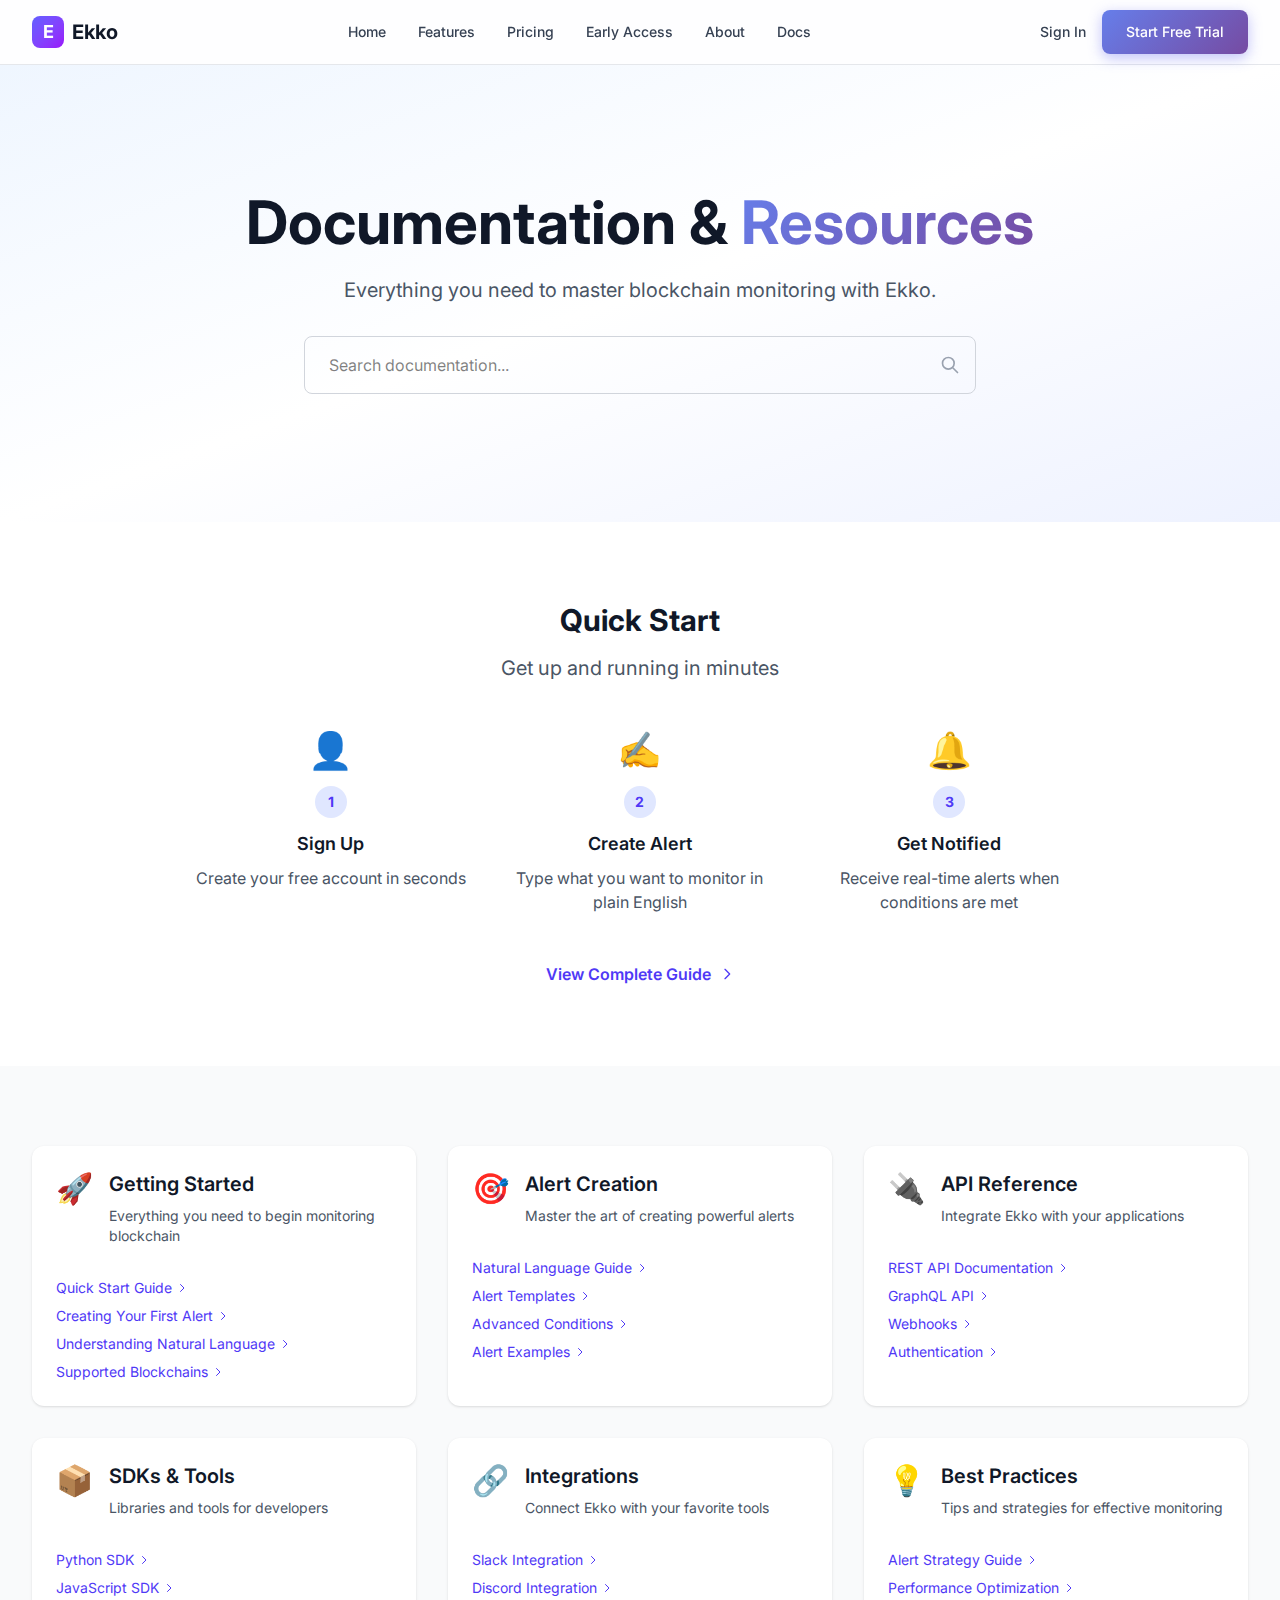
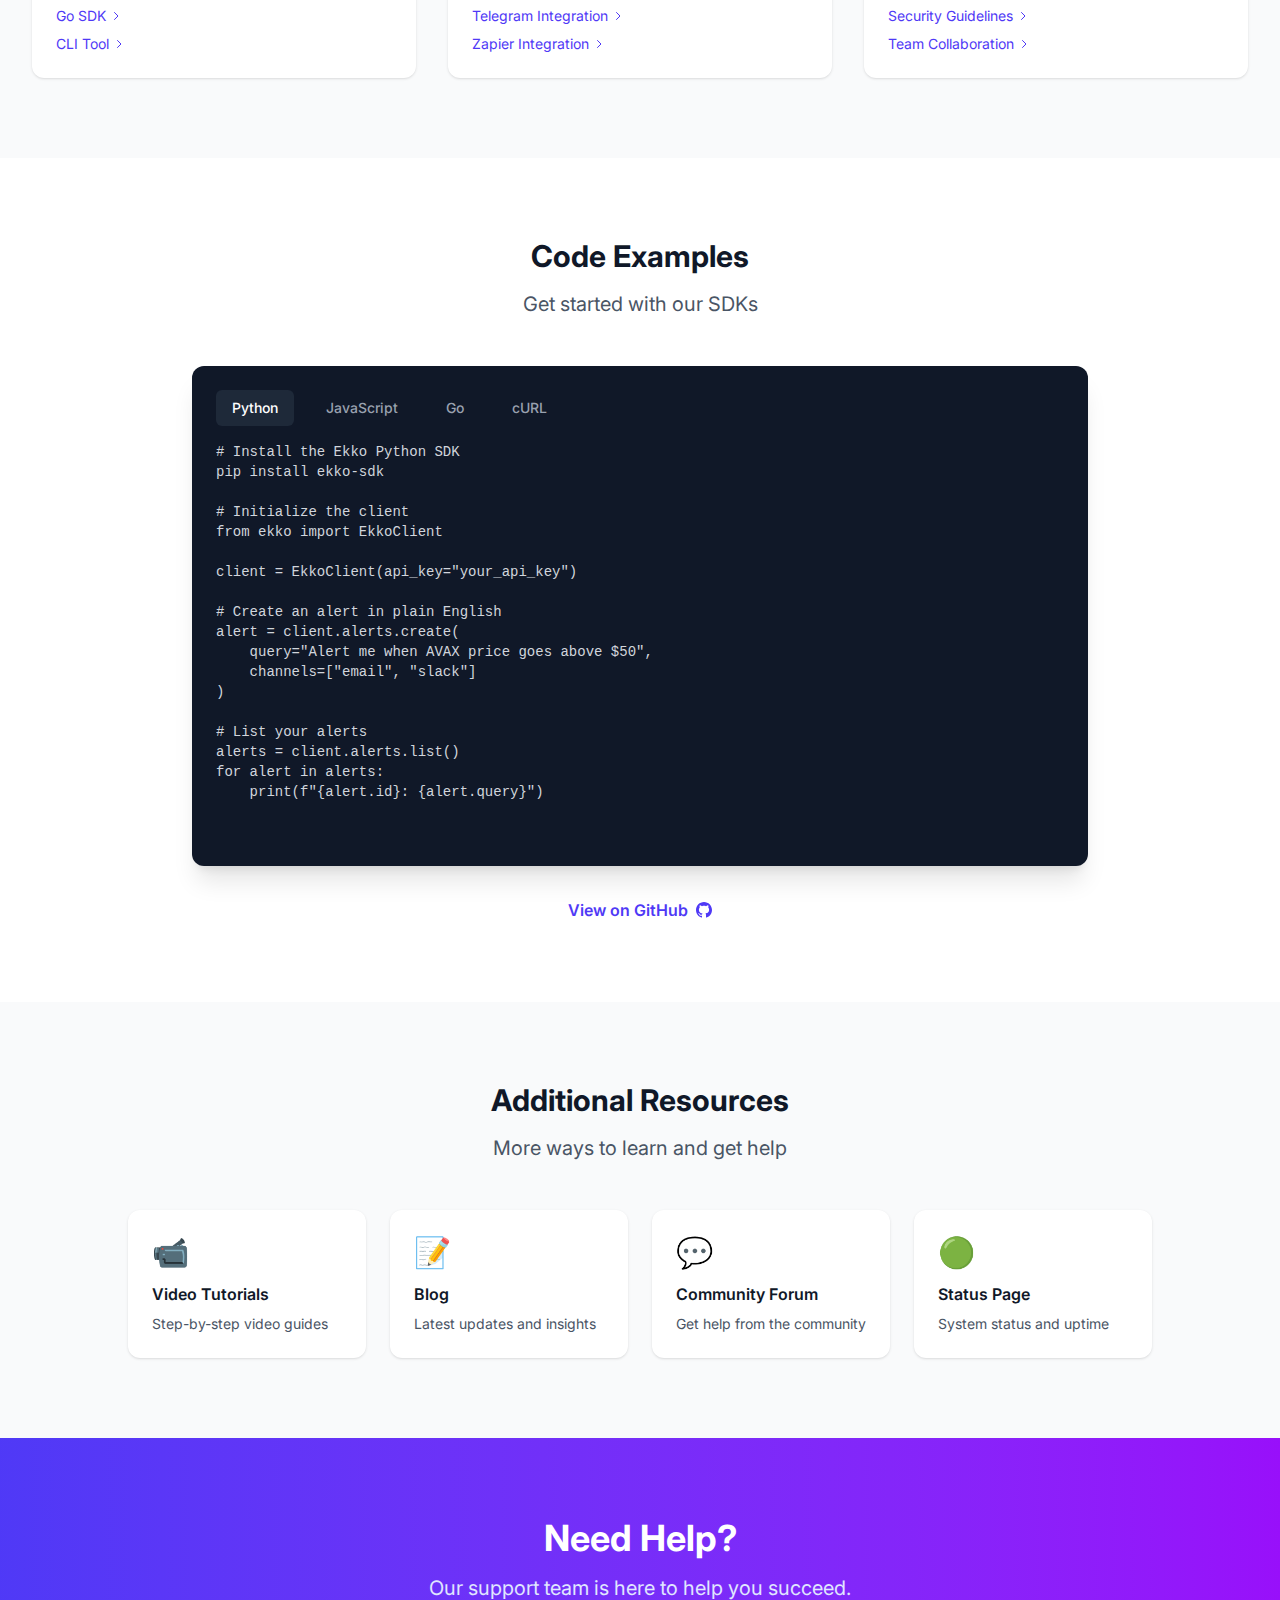
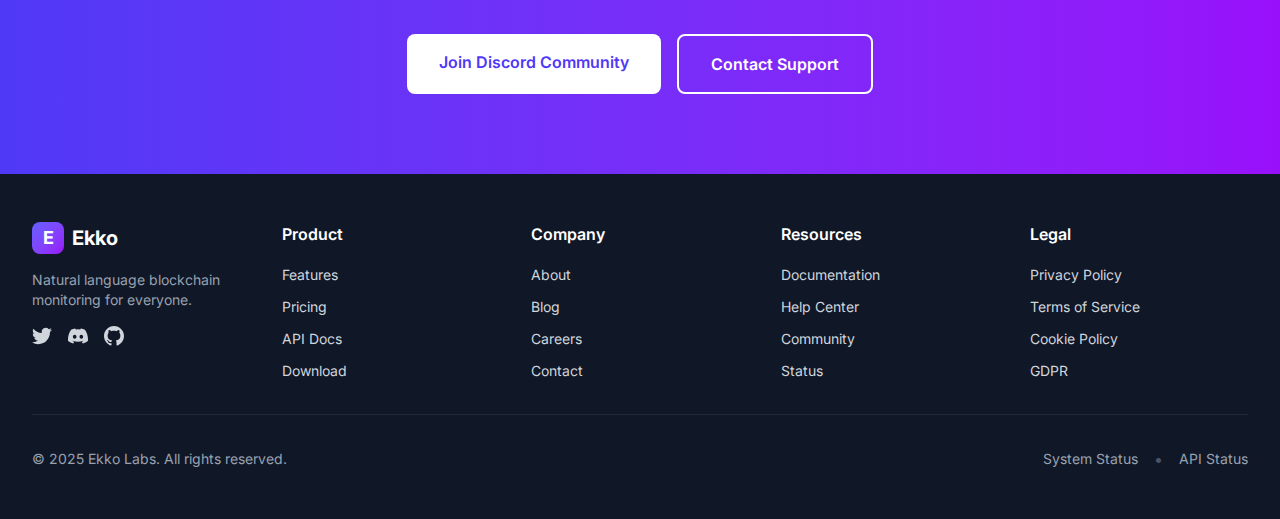
<file: docs/index.html>
<!DOCTYPE html><html lang="en" data-astro-cid-37fxchfa> <head><meta charset="UTF-8"><meta name="viewport" content="width=device-width, initial-scale=1.0"><link rel="icon" type="image/svg+xml" href="/favicon.svg"><!-- Primary Meta Tags --><title>Documentation - Ekko</title><meta name="title" content="Documentation - Ekko"><meta name="description" content="Learn how to use Ekko's powerful blockchain monitoring platform. Guides, API docs, and resources."><link rel="canonical" href="https://ekko.zone/docs/"><!-- Open Graph / Facebook --><meta property="og:type" content="website"><meta property="og:url" content="https://ekko.zone/docs/"><meta property="og:title" content="Documentation - Ekko"><meta property="og:description" content="Learn how to use Ekko's powerful blockchain monitoring platform. Guides, API docs, and resources."><meta property="og:image" content="https://ekko.zone/og-image.png"><!-- Twitter --><meta property="twitter:card" content="summary_large_image"><meta property="twitter:url" content="https://ekko.zone/docs/"><meta property="twitter:title" content="Documentation - Ekko"><meta property="twitter:description" content="Learn how to use Ekko's powerful blockchain monitoring platform. Guides, API docs, and resources."><meta property="twitter:image" content="https://ekko.zone/og-image.png"><!-- PWA --><link rel="manifest" href="/manifest.json"><meta name="theme-color" content="#6366f1"><!-- Fonts --><link rel="preconnect" href="https://fonts.googleapis.com"><link rel="preconnect" href="https://fonts.gstatic.com" crossorigin><link href="https://fonts.googleapis.com/css2?family=Inter:wght@400;500;600;700;800&display=swap" rel="stylesheet"><link rel="stylesheet" href="/_astro/about.xzm2Ujv8.css"></head> <body class="min-h-screen bg-slate-50 font-sans" data-astro-cid-37fxchfa>  <header class="fixed top-0 w-full z-50 bg-white/80 backdrop-blur-md border-b border-gray-200"> <nav class="container mx-auto px-4 sm:px-6 lg:px-8"> <div class="flex items-center justify-between h-16"> <!-- Logo --> <a href="/" class="flex items-center space-x-2"> <div class="w-8 h-8 bg-gradient-to-br from-indigo-500 to-purple-600 rounded-lg flex items-center justify-center"> <span class="text-white font-bold text-lg">E</span> </div> <span class="font-bold text-xl text-gray-900">Ekko</span> </a> <!-- Desktop Navigation --> <div class="hidden md:flex items-center space-x-8"> <a href="/" class="text-sm font-medium transition-colors hover:text-indigo-600 text-gray-700"> Home </a><a href="/features" class="text-sm font-medium transition-colors hover:text-indigo-600 text-gray-700"> Features </a><a href="/pricing" class="text-sm font-medium transition-colors hover:text-indigo-600 text-gray-700"> Pricing </a><a href="/mint" class="text-sm font-medium transition-colors hover:text-indigo-600 text-gray-700"> Early Access </a><a href="/about" class="text-sm font-medium transition-colors hover:text-indigo-600 text-gray-700"> About </a><a href="/docs" class="text-sm font-medium transition-colors hover:text-indigo-600 text-gray-700"> Docs </a> </div> <!-- CTA Buttons --> <div class="hidden md:flex items-center space-x-4"> <a href="https://app.ekko.zone" class="text-sm font-medium text-gray-700 hover:text-indigo-600 transition-colors">
Sign In
</a> <a href="https://app.ekko.zone/signup" class="btn-primary text-sm">
Start Free Trial
</a> </div> <!-- Mobile Menu Button --> <button id="mobile-menu-button" class="md:hidden p-2 rounded-lg hover:bg-gray-100"> <svg class="w-6 h-6" fill="none" stroke="currentColor" viewBox="0 0 24 24"> <path stroke-linecap="round" stroke-linejoin="round" stroke-width="2" d="M4 6h16M4 12h16M4 18h16"></path> </svg> </button> </div> <!-- Mobile Navigation --> <div id="mobile-menu" class="hidden md:hidden py-4 border-t border-gray-200"> <a href="/" class="block py-2 text-sm font-medium transition-colors hover:text-indigo-600 text-gray-700"> Home </a><a href="/features" class="block py-2 text-sm font-medium transition-colors hover:text-indigo-600 text-gray-700"> Features </a><a href="/pricing" class="block py-2 text-sm font-medium transition-colors hover:text-indigo-600 text-gray-700"> Pricing </a><a href="/mint" class="block py-2 text-sm font-medium transition-colors hover:text-indigo-600 text-gray-700"> Early Access </a><a href="/about" class="block py-2 text-sm font-medium transition-colors hover:text-indigo-600 text-gray-700"> About </a><a href="/docs" class="block py-2 text-sm font-medium transition-colors hover:text-indigo-600 text-gray-700"> Docs </a> <div class="mt-4 pt-4 border-t border-gray-200 space-y-2"> <a href="https://app.ekko.zone" class="block text-sm font-medium text-gray-700 hover:text-indigo-600 transition-colors">
Sign In
</a> <a href="https://app.ekko.zone/signup" class="block btn-primary text-sm text-center">
Start Free Trial
</a> </div> </div> </nav> </header> <script type="module">const e=document.getElementById("mobile-menu-button"),t=document.getElementById("mobile-menu");e?.addEventListener("click",()=>{t?.classList.toggle("hidden")});</script> <main class="pt-16"> <!-- Hero Section --> <section class="relative overflow-hidden bg-gradient-to-br from-blue-50 via-white to-indigo-50 py-20 lg:py-32"> <div class="container mx-auto px-4 sm:px-6 lg:px-8"> <div class="text-center max-w-4xl mx-auto"> <h1 class="text-4xl md:text-5xl lg:text-6xl font-bold text-gray-900 mb-6">
Documentation &
<span class="gradient-text"> Resources</span> </h1> <p class="text-xl text-gray-600 mb-8 max-w-2xl mx-auto">
Everything you need to master blockchain monitoring with Ekko.
</p> <!-- Search Bar --> <div class="max-w-2xl mx-auto"> <div class="relative"> <input type="text" placeholder="Search documentation..." class="w-full px-6 py-4 pr-12 rounded-lg border border-gray-300 focus:outline-none focus:ring-2 focus:ring-indigo-500 focus:border-transparent"> <svg class="absolute right-4 top-1/2 transform -translate-y-1/2 w-5 h-5 text-gray-400" fill="none" stroke="currentColor" viewBox="0 0 24 24"> <path stroke-linecap="round" stroke-linejoin="round" stroke-width="2" d="M21 21l-6-6m2-5a7 7 0 11-14 0 7 7 0 0114 0z"></path> </svg> </div> </div> </div> </div> </section> <!-- Quick Start --> <section class="py-20 bg-white"> <div class="container mx-auto px-4 sm:px-6 lg:px-8"> <div class="text-center mb-12"> <h2 class="text-3xl font-bold text-gray-900 mb-4">Quick Start</h2> <p class="text-xl text-gray-600">Get up and running in minutes</p> </div> <div class="grid md:grid-cols-3 gap-8 max-w-4xl mx-auto mb-12"> <div class="text-center"> <div class="text-4xl mb-4">👤</div> <div class="inline-flex items-center justify-center w-8 h-8 bg-indigo-100 text-indigo-600 rounded-full text-sm font-bold mb-3"> 1 </div> <h3 class="text-lg font-semibold text-gray-900 mb-2">Sign Up</h3> <p class="text-gray-600">Create your free account in seconds</p> </div><div class="text-center"> <div class="text-4xl mb-4">✍️</div> <div class="inline-flex items-center justify-center w-8 h-8 bg-indigo-100 text-indigo-600 rounded-full text-sm font-bold mb-3"> 2 </div> <h3 class="text-lg font-semibold text-gray-900 mb-2">Create Alert</h3> <p class="text-gray-600">Type what you want to monitor in plain English</p> </div><div class="text-center"> <div class="text-4xl mb-4">🔔</div> <div class="inline-flex items-center justify-center w-8 h-8 bg-indigo-100 text-indigo-600 rounded-full text-sm font-bold mb-3"> 3 </div> <h3 class="text-lg font-semibold text-gray-900 mb-2">Get Notified</h3> <p class="text-gray-600">Receive real-time alerts when conditions are met</p> </div> </div> <div class="text-center"> <a href="https://docs.ekko.zone/getting-started" class="inline-flex items-center gap-2 text-indigo-600 font-semibold hover:text-indigo-700">
View Complete Guide
<svg class="w-4 h-4" fill="none" stroke="currentColor" viewBox="0 0 24 24"> <path stroke-linecap="round" stroke-linejoin="round" stroke-width="2" d="M9 5l7 7-7 7"></path> </svg> </a> </div> </div> </section> <!-- Documentation Categories --> <section class="py-20 bg-gray-50"> <div class="container mx-auto px-4 sm:px-6 lg:px-8"> <div class="grid md:grid-cols-2 lg:grid-cols-3 gap-8 max-w-7xl mx-auto"> <div class="bg-white rounded-xl p-6 shadow-sm hover:shadow-lg transition-shadow"> <div class="flex items-start gap-4 mb-4"> <div class="text-3xl">🚀</div> <div> <h3 class="text-xl font-semibold text-gray-900 mb-2">Getting Started</h3> <p class="text-sm text-gray-600 mb-4">Everything you need to begin monitoring blockchain</p> </div> </div> <ul class="space-y-2"> <li> <a href="https://docs.ekko.zone/getting-started" class="text-sm text-indigo-600 hover:text-indigo-700 hover:underline flex items-center gap-1"> Quick Start Guide <svg class="w-3 h-3" fill="none" stroke="currentColor" viewBox="0 0 24 24"> <path stroke-linecap="round" stroke-linejoin="round" stroke-width="2" d="M9 5l7 7-7 7"></path> </svg> </a> </li><li> <a href="https://docs.ekko.zone/first-alert" class="text-sm text-indigo-600 hover:text-indigo-700 hover:underline flex items-center gap-1"> Creating Your First Alert <svg class="w-3 h-3" fill="none" stroke="currentColor" viewBox="0 0 24 24"> <path stroke-linecap="round" stroke-linejoin="round" stroke-width="2" d="M9 5l7 7-7 7"></path> </svg> </a> </li><li> <a href="https://docs.ekko.zone/natural-language" class="text-sm text-indigo-600 hover:text-indigo-700 hover:underline flex items-center gap-1"> Understanding Natural Language <svg class="w-3 h-3" fill="none" stroke="currentColor" viewBox="0 0 24 24"> <path stroke-linecap="round" stroke-linejoin="round" stroke-width="2" d="M9 5l7 7-7 7"></path> </svg> </a> </li><li> <a href="https://docs.ekko.zone/blockchains" class="text-sm text-indigo-600 hover:text-indigo-700 hover:underline flex items-center gap-1"> Supported Blockchains <svg class="w-3 h-3" fill="none" stroke="currentColor" viewBox="0 0 24 24"> <path stroke-linecap="round" stroke-linejoin="round" stroke-width="2" d="M9 5l7 7-7 7"></path> </svg> </a> </li> </ul> </div><div class="bg-white rounded-xl p-6 shadow-sm hover:shadow-lg transition-shadow"> <div class="flex items-start gap-4 mb-4"> <div class="text-3xl">🎯</div> <div> <h3 class="text-xl font-semibold text-gray-900 mb-2">Alert Creation</h3> <p class="text-sm text-gray-600 mb-4">Master the art of creating powerful alerts</p> </div> </div> <ul class="space-y-2"> <li> <a href="https://docs.ekko.zone/alerts/natural-language" class="text-sm text-indigo-600 hover:text-indigo-700 hover:underline flex items-center gap-1"> Natural Language Guide <svg class="w-3 h-3" fill="none" stroke="currentColor" viewBox="0 0 24 24"> <path stroke-linecap="round" stroke-linejoin="round" stroke-width="2" d="M9 5l7 7-7 7"></path> </svg> </a> </li><li> <a href="https://docs.ekko.zone/alerts/templates" class="text-sm text-indigo-600 hover:text-indigo-700 hover:underline flex items-center gap-1"> Alert Templates <svg class="w-3 h-3" fill="none" stroke="currentColor" viewBox="0 0 24 24"> <path stroke-linecap="round" stroke-linejoin="round" stroke-width="2" d="M9 5l7 7-7 7"></path> </svg> </a> </li><li> <a href="https://docs.ekko.zone/alerts/advanced" class="text-sm text-indigo-600 hover:text-indigo-700 hover:underline flex items-center gap-1"> Advanced Conditions <svg class="w-3 h-3" fill="none" stroke="currentColor" viewBox="0 0 24 24"> <path stroke-linecap="round" stroke-linejoin="round" stroke-width="2" d="M9 5l7 7-7 7"></path> </svg> </a> </li><li> <a href="https://docs.ekko.zone/alerts/examples" class="text-sm text-indigo-600 hover:text-indigo-700 hover:underline flex items-center gap-1"> Alert Examples <svg class="w-3 h-3" fill="none" stroke="currentColor" viewBox="0 0 24 24"> <path stroke-linecap="round" stroke-linejoin="round" stroke-width="2" d="M9 5l7 7-7 7"></path> </svg> </a> </li> </ul> </div><div class="bg-white rounded-xl p-6 shadow-sm hover:shadow-lg transition-shadow"> <div class="flex items-start gap-4 mb-4"> <div class="text-3xl">🔌</div> <div> <h3 class="text-xl font-semibold text-gray-900 mb-2">API Reference</h3> <p class="text-sm text-gray-600 mb-4">Integrate Ekko with your applications</p> </div> </div> <ul class="space-y-2"> <li> <a href="https://docs.ekko.zone/api/rest" class="text-sm text-indigo-600 hover:text-indigo-700 hover:underline flex items-center gap-1"> REST API Documentation <svg class="w-3 h-3" fill="none" stroke="currentColor" viewBox="0 0 24 24"> <path stroke-linecap="round" stroke-linejoin="round" stroke-width="2" d="M9 5l7 7-7 7"></path> </svg> </a> </li><li> <a href="https://docs.ekko.zone/api/graphql" class="text-sm text-indigo-600 hover:text-indigo-700 hover:underline flex items-center gap-1"> GraphQL API <svg class="w-3 h-3" fill="none" stroke="currentColor" viewBox="0 0 24 24"> <path stroke-linecap="round" stroke-linejoin="round" stroke-width="2" d="M9 5l7 7-7 7"></path> </svg> </a> </li><li> <a href="https://docs.ekko.zone/api/webhooks" class="text-sm text-indigo-600 hover:text-indigo-700 hover:underline flex items-center gap-1"> Webhooks <svg class="w-3 h-3" fill="none" stroke="currentColor" viewBox="0 0 24 24"> <path stroke-linecap="round" stroke-linejoin="round" stroke-width="2" d="M9 5l7 7-7 7"></path> </svg> </a> </li><li> <a href="https://docs.ekko.zone/api/auth" class="text-sm text-indigo-600 hover:text-indigo-700 hover:underline flex items-center gap-1"> Authentication <svg class="w-3 h-3" fill="none" stroke="currentColor" viewBox="0 0 24 24"> <path stroke-linecap="round" stroke-linejoin="round" stroke-width="2" d="M9 5l7 7-7 7"></path> </svg> </a> </li> </ul> </div><div class="bg-white rounded-xl p-6 shadow-sm hover:shadow-lg transition-shadow"> <div class="flex items-start gap-4 mb-4"> <div class="text-3xl">📦</div> <div> <h3 class="text-xl font-semibold text-gray-900 mb-2">SDKs &amp; Tools</h3> <p class="text-sm text-gray-600 mb-4">Libraries and tools for developers</p> </div> </div> <ul class="space-y-2"> <li> <a href="https://docs.ekko.zone/sdk/python" class="text-sm text-indigo-600 hover:text-indigo-700 hover:underline flex items-center gap-1"> Python SDK <svg class="w-3 h-3" fill="none" stroke="currentColor" viewBox="0 0 24 24"> <path stroke-linecap="round" stroke-linejoin="round" stroke-width="2" d="M9 5l7 7-7 7"></path> </svg> </a> </li><li> <a href="https://docs.ekko.zone/sdk/javascript" class="text-sm text-indigo-600 hover:text-indigo-700 hover:underline flex items-center gap-1"> JavaScript SDK <svg class="w-3 h-3" fill="none" stroke="currentColor" viewBox="0 0 24 24"> <path stroke-linecap="round" stroke-linejoin="round" stroke-width="2" d="M9 5l7 7-7 7"></path> </svg> </a> </li><li> <a href="https://docs.ekko.zone/sdk/go" class="text-sm text-indigo-600 hover:text-indigo-700 hover:underline flex items-center gap-1"> Go SDK <svg class="w-3 h-3" fill="none" stroke="currentColor" viewBox="0 0 24 24"> <path stroke-linecap="round" stroke-linejoin="round" stroke-width="2" d="M9 5l7 7-7 7"></path> </svg> </a> </li><li> <a href="https://docs.ekko.zone/cli" class="text-sm text-indigo-600 hover:text-indigo-700 hover:underline flex items-center gap-1"> CLI Tool <svg class="w-3 h-3" fill="none" stroke="currentColor" viewBox="0 0 24 24"> <path stroke-linecap="round" stroke-linejoin="round" stroke-width="2" d="M9 5l7 7-7 7"></path> </svg> </a> </li> </ul> </div><div class="bg-white rounded-xl p-6 shadow-sm hover:shadow-lg transition-shadow"> <div class="flex items-start gap-4 mb-4"> <div class="text-3xl">🔗</div> <div> <h3 class="text-xl font-semibold text-gray-900 mb-2">Integrations</h3> <p class="text-sm text-gray-600 mb-4">Connect Ekko with your favorite tools</p> </div> </div> <ul class="space-y-2"> <li> <a href="https://docs.ekko.zone/integrations/slack" class="text-sm text-indigo-600 hover:text-indigo-700 hover:underline flex items-center gap-1"> Slack Integration <svg class="w-3 h-3" fill="none" stroke="currentColor" viewBox="0 0 24 24"> <path stroke-linecap="round" stroke-linejoin="round" stroke-width="2" d="M9 5l7 7-7 7"></path> </svg> </a> </li><li> <a href="https://docs.ekko.zone/integrations/discord" class="text-sm text-indigo-600 hover:text-indigo-700 hover:underline flex items-center gap-1"> Discord Integration <svg class="w-3 h-3" fill="none" stroke="currentColor" viewBox="0 0 24 24"> <path stroke-linecap="round" stroke-linejoin="round" stroke-width="2" d="M9 5l7 7-7 7"></path> </svg> </a> </li><li> <a href="https://docs.ekko.zone/integrations/telegram" class="text-sm text-indigo-600 hover:text-indigo-700 hover:underline flex items-center gap-1"> Telegram Integration <svg class="w-3 h-3" fill="none" stroke="currentColor" viewBox="0 0 24 24"> <path stroke-linecap="round" stroke-linejoin="round" stroke-width="2" d="M9 5l7 7-7 7"></path> </svg> </a> </li><li> <a href="https://docs.ekko.zone/integrations/zapier" class="text-sm text-indigo-600 hover:text-indigo-700 hover:underline flex items-center gap-1"> Zapier Integration <svg class="w-3 h-3" fill="none" stroke="currentColor" viewBox="0 0 24 24"> <path stroke-linecap="round" stroke-linejoin="round" stroke-width="2" d="M9 5l7 7-7 7"></path> </svg> </a> </li> </ul> </div><div class="bg-white rounded-xl p-6 shadow-sm hover:shadow-lg transition-shadow"> <div class="flex items-start gap-4 mb-4"> <div class="text-3xl">💡</div> <div> <h3 class="text-xl font-semibold text-gray-900 mb-2">Best Practices</h3> <p class="text-sm text-gray-600 mb-4">Tips and strategies for effective monitoring</p> </div> </div> <ul class="space-y-2"> <li> <a href="https://docs.ekko.zone/best-practices/strategy" class="text-sm text-indigo-600 hover:text-indigo-700 hover:underline flex items-center gap-1"> Alert Strategy Guide <svg class="w-3 h-3" fill="none" stroke="currentColor" viewBox="0 0 24 24"> <path stroke-linecap="round" stroke-linejoin="round" stroke-width="2" d="M9 5l7 7-7 7"></path> </svg> </a> </li><li> <a href="https://docs.ekko.zone/best-practices/performance" class="text-sm text-indigo-600 hover:text-indigo-700 hover:underline flex items-center gap-1"> Performance Optimization <svg class="w-3 h-3" fill="none" stroke="currentColor" viewBox="0 0 24 24"> <path stroke-linecap="round" stroke-linejoin="round" stroke-width="2" d="M9 5l7 7-7 7"></path> </svg> </a> </li><li> <a href="https://docs.ekko.zone/best-practices/security" class="text-sm text-indigo-600 hover:text-indigo-700 hover:underline flex items-center gap-1"> Security Guidelines <svg class="w-3 h-3" fill="none" stroke="currentColor" viewBox="0 0 24 24"> <path stroke-linecap="round" stroke-linejoin="round" stroke-width="2" d="M9 5l7 7-7 7"></path> </svg> </a> </li><li> <a href="https://docs.ekko.zone/best-practices/teams" class="text-sm text-indigo-600 hover:text-indigo-700 hover:underline flex items-center gap-1"> Team Collaboration <svg class="w-3 h-3" fill="none" stroke="currentColor" viewBox="0 0 24 24"> <path stroke-linecap="round" stroke-linejoin="round" stroke-width="2" d="M9 5l7 7-7 7"></path> </svg> </a> </li> </ul> </div> </div> </div> </section> <!-- Code Examples --> <section class="py-20 bg-white"> <div class="container mx-auto px-4 sm:px-6 lg:px-8"> <div class="text-center mb-12"> <h2 class="text-3xl font-bold text-gray-900 mb-4">Code Examples</h2> <p class="text-xl text-gray-600">Get started with our SDKs</p> </div> <div class="max-w-4xl mx-auto"> <div class="bg-gray-900 rounded-xl p-6 shadow-xl"> <div class="flex items-center gap-4 mb-4"> <button class="px-4 py-2 bg-gray-800 text-white rounded-md text-sm font-medium">Python</button> <button class="px-4 py-2 text-gray-400 hover:text-white text-sm font-medium">JavaScript</button> <button class="px-4 py-2 text-gray-400 hover:text-white text-sm font-medium">Go</button> <button class="px-4 py-2 text-gray-400 hover:text-white text-sm font-medium">cURL</button> </div> <pre class="text-sm text-gray-300 overflow-x-auto"><code># Install the Ekko Python SDK
pip install ekko-sdk

# Initialize the client
from ekko import EkkoClient

client = EkkoClient(api_key=&quot;your_api_key&quot;)

# Create an alert in plain English
alert = client.alerts.create(
    query=&quot;Alert me when AVAX price goes above $50&quot;,
    channels=[&quot;email&quot;, &quot;slack&quot;]
)

# List your alerts
alerts = client.alerts.list()
for alert in alerts:
    print(f&quot;{alert.id}: {alert.query}&quot;)
</code>
            </pre> </div> <div class="mt-8 text-center"> <a href="https://github.com/ekko-labs/ekko-python-sdk" class="inline-flex items-center gap-2 text-indigo-600 font-semibold hover:text-indigo-700">
View on GitHub
<svg class="w-4 h-4" fill="currentColor" viewBox="0 0 24 24"> <path d="M12 0c-6.626 0-12 5.373-12 12 0 5.302 3.438 9.8 8.207 11.387.599.111.793-.261.793-.577v-2.234c-3.338.726-4.033-1.416-4.033-1.416-.546-1.387-1.333-1.756-1.333-1.756-1.089-.745.083-.729.083-.729 1.205.084 1.839 1.237 1.839 1.237 1.07 1.834 2.807 1.304 3.492.997.107-.775.418-1.305.762-1.604-2.665-.305-5.467-1.334-5.467-5.931 0-1.311.469-2.381 1.236-3.221-.124-.303-.535-1.524.117-3.176 0 0 1.008-.322 3.301 1.23.957-.266 1.983-.399 3.003-.404 1.02.005 2.047.138 3.006.404 2.291-1.552 3.297-1.23 3.297-1.23.653 1.653.242 2.874.118 3.176.77.84 1.235 1.911 1.235 3.221 0 4.609-2.807 5.624-5.479 5.921.43.372.823 1.102.823 2.222v3.293c0 .319.192.694.801.576 4.765-1.589 8.199-6.086 8.199-11.386 0-6.627-5.373-12-12-12z"></path> </svg> </a> </div> </div> </div> </section> <!-- Additional Resources --> <section class="py-20 bg-gray-50"> <div class="container mx-auto px-4 sm:px-6 lg:px-8"> <div class="text-center mb-12"> <h2 class="text-3xl font-bold text-gray-900 mb-4">Additional Resources</h2> <p class="text-xl text-gray-600">More ways to learn and get help</p> </div> <div class="grid md:grid-cols-2 lg:grid-cols-4 gap-6 max-w-5xl mx-auto"> <a href="https://youtube.com/@ekko" class="bg-white rounded-xl p-6 shadow-sm hover:shadow-lg transition-all hover:-translate-y-1"> <div class="text-3xl mb-3">📹</div> <h3 class="font-semibold text-gray-900 mb-2">Video Tutorials</h3> <p class="text-sm text-gray-600">Step-by-step video guides</p> </a><a href="https://blog.ekko.zone" class="bg-white rounded-xl p-6 shadow-sm hover:shadow-lg transition-all hover:-translate-y-1"> <div class="text-3xl mb-3">📝</div> <h3 class="font-semibold text-gray-900 mb-2">Blog</h3> <p class="text-sm text-gray-600">Latest updates and insights</p> </a><a href="https://community.ekko.zone" class="bg-white rounded-xl p-6 shadow-sm hover:shadow-lg transition-all hover:-translate-y-1"> <div class="text-3xl mb-3">💬</div> <h3 class="font-semibold text-gray-900 mb-2">Community Forum</h3> <p class="text-sm text-gray-600">Get help from the community</p> </a><a href="https://status.ekko.zone" class="bg-white rounded-xl p-6 shadow-sm hover:shadow-lg transition-all hover:-translate-y-1"> <div class="text-3xl mb-3">🟢</div> <h3 class="font-semibold text-gray-900 mb-2">Status Page</h3> <p class="text-sm text-gray-600">System status and uptime</p> </a> </div> </div> </section> <!-- Support CTA --> <section class="py-20 bg-gradient-to-r from-indigo-600 to-purple-600"> <div class="container mx-auto px-4 sm:px-6 lg:px-8 text-center"> <h2 class="text-3xl md:text-4xl font-bold text-white mb-4">
Need Help?
</h2> <p class="text-xl text-indigo-100 mb-8 max-w-2xl mx-auto">
Our support team is here to help you succeed.
</p> <div class="flex flex-col sm:flex-row gap-4 justify-center"> <a href="https://discord.gg/Npzxhvhv" class="bg-white text-indigo-600 px-8 py-4 rounded-lg font-semibold hover:bg-gray-100 transition-colors">
Join Discord Community
</a> <a href="mailto:support@ekko.zone" class="border-2 border-white text-white px-8 py-4 rounded-lg font-semibold hover:bg-white hover:text-indigo-600 transition-colors">
Contact Support
</a> </div> </div> </section> </main> <footer class="bg-gray-900 text-gray-300"> <div class="container mx-auto px-4 sm:px-6 lg:px-8 py-12"> <!-- Top Section --> <div class="grid grid-cols-2 md:grid-cols-5 gap-8 mb-8"> <!-- Brand --> <div class="col-span-2 md:col-span-1"> <div class="flex items-center space-x-2 mb-4"> <div class="w-8 h-8 bg-gradient-to-br from-indigo-500 to-purple-600 rounded-lg flex items-center justify-center"> <span class="text-white font-bold text-lg">E</span> </div> <span class="font-bold text-xl text-white">Ekko</span> </div> <p class="text-sm text-gray-400 mb-4">
Natural language blockchain monitoring for everyone.
</p> <!-- Social Links --> <div class="flex space-x-4"> <a href="https://x.com/web3ekko" class="hover:text-white transition-colors" aria-label="Twitter"> <svg class="w-5 h-5" fill="currentColor" viewBox="0 0 24 24"> <path d="M23.953 4.57a10 10 0 01-2.825.775 4.958 4.958 0 002.163-2.723c-.951.555-2.005.959-3.127 1.184a4.92 4.92 0 00-8.384 4.482C7.69 8.095 4.067 6.13 1.64 3.162a4.822 4.822 0 00-.666 2.475c0 1.71.87 3.213 2.188 4.096a4.904 4.904 0 01-2.228-.616v.06a4.923 4.923 0 003.946 4.827 4.996 4.996 0 01-2.212.085 4.936 4.936 0 004.604 3.417 9.867 9.867 0 01-6.102 2.105c-.39 0-.779-.023-1.17-.067a13.995 13.995 0 007.557 2.209c9.053 0 13.998-7.496 13.998-13.985 0-.21 0-.42-.015-.63A9.935 9.935 0 0024 4.59z"></path> </svg> </a> <a href="https://discord.gg/Npzxhvhv" class="hover:text-white transition-colors" aria-label="Discord"> <svg class="w-5 h-5" fill="currentColor" viewBox="0 0 24 24"> <path d="M20.317 4.37a19.791 19.791 0 0 0-4.885-1.515a.074.074 0 0 0-.079.037c-.21.375-.444.864-.608 1.25a18.27 18.27 0 0 0-5.487 0a12.64 12.64 0 0 0-.617-1.25a.077.077 0 0 0-.079-.037A19.736 19.736 0 0 0 3.677 4.37a.07.07 0 0 0-.032.027C.533 9.046-.32 13.58.099 18.057a.082.082 0 0 0 .031.057a19.9 19.9 0 0 0 5.993 3.03a.078.078 0 0 0 .084-.028a14.09 14.09 0 0 0 1.226-1.994a.076.076 0 0 0-.041-.106a13.107 13.107 0 0 1-1.872-.892a.077.077 0 0 1-.008-.128a10.2 10.2 0 0 0 .372-.292a.074.074 0 0 1 .077-.01c3.928 1.793 8.18 1.793 12.062 0a.074.074 0 0 1 .078.01c.12.098.246.198.373.292a.077.077 0 0 1-.006.127a12.299 12.299 0 0 1-1.873.892a.077.077 0 0 0-.041.107c.36.698.772 1.362 1.225 1.993a.076.076 0 0 0 .084.028a19.839 19.839 0 0 0 6.002-3.03a.077.077 0 0 0 .032-.054c.5-5.177-.838-9.674-3.549-13.66a.061.061 0 0 0-.031-.03zM8.02 15.33c-1.183 0-2.157-1.085-2.157-2.419c0-1.333.956-2.419 2.157-2.419c1.21 0 2.176 1.096 2.157 2.42c0 1.333-.956 2.418-2.157 2.418zm7.975 0c-1.183 0-2.157-1.085-2.157-2.419c0-1.333.955-2.419 2.157-2.419c1.21 0 2.176 1.096 2.157 2.42c0 1.333-.946 2.418-2.157 2.418z"></path> </svg> </a> <a href="https://github.com/ekko-labs" class="hover:text-white transition-colors" aria-label="GitHub"> <svg class="w-5 h-5" fill="currentColor" viewBox="0 0 24 24"> <path d="M12 0c-6.626 0-12 5.373-12 12 0 5.302 3.438 9.8 8.207 11.387.599.111.793-.261.793-.577v-2.234c-3.338.726-4.033-1.416-4.033-1.416-.546-1.387-1.333-1.756-1.333-1.756-1.089-.745.083-.729.083-.729 1.205.084 1.839 1.237 1.839 1.237 1.07 1.834 2.807 1.304 3.492.997.107-.775.418-1.305.762-1.604-2.665-.305-5.467-1.334-5.467-5.931 0-1.311.469-2.381 1.236-3.221-.124-.303-.535-1.524.117-3.176 0 0 1.008-.322 3.301 1.23.957-.266 1.983-.399 3.003-.404 1.02.005 2.047.138 3.006.404 2.291-1.552 3.297-1.23 3.297-1.23.653 1.653.242 2.874.118 3.176.77.84 1.235 1.911 1.235 3.221 0 4.609-2.807 5.624-5.479 5.921.43.372.823 1.102.823 2.222v3.293c0 .319.192.694.801.576 4.765-1.589 8.199-6.086 8.199-11.386 0-6.627-5.373-12-12-12z"></path> </svg> </a> </div> </div> <!-- Links --> <div> <h3 class="font-semibold text-white mb-4">Product</h3> <ul class="space-y-2"> <li> <a href="/features" class="text-sm hover:text-white transition-colors"> Features </a> </li><li> <a href="/pricing" class="text-sm hover:text-white transition-colors"> Pricing </a> </li><li> <a href="/docs" class="text-sm hover:text-white transition-colors"> API Docs </a> </li><li> <a href="/download" class="text-sm hover:text-white transition-colors"> Download </a> </li> </ul> </div><div> <h3 class="font-semibold text-white mb-4">Company</h3> <ul class="space-y-2"> <li> <a href="/about" class="text-sm hover:text-white transition-colors"> About </a> </li><li> <a href="#" class="text-sm hover:text-white transition-colors"> Blog </a> </li><li> <a href="#" class="text-sm hover:text-white transition-colors"> Careers </a> </li><li> <a href="#" class="text-sm hover:text-white transition-colors"> Contact </a> </li> </ul> </div><div> <h3 class="font-semibold text-white mb-4">Resources</h3> <ul class="space-y-2"> <li> <a href="/docs" class="text-sm hover:text-white transition-colors"> Documentation </a> </li><li> <a href="#" class="text-sm hover:text-white transition-colors"> Help Center </a> </li><li> <a href="https://discord.gg/Npzxhvhv" class="text-sm hover:text-white transition-colors"> Community </a> </li><li> <a href="#" class="text-sm hover:text-white transition-colors"> Status </a> </li> </ul> </div><div> <h3 class="font-semibold text-white mb-4">Legal</h3> <ul class="space-y-2"> <li> <a href="#" class="text-sm hover:text-white transition-colors"> Privacy Policy </a> </li><li> <a href="#" class="text-sm hover:text-white transition-colors"> Terms of Service </a> </li><li> <a href="#" class="text-sm hover:text-white transition-colors"> Cookie Policy </a> </li><li> <a href="#" class="text-sm hover:text-white transition-colors"> GDPR </a> </li> </ul> </div> </div> <!-- Bottom Section --> <div class="pt-8 border-t border-gray-800"> <div class="flex flex-col md:flex-row justify-between items-center"> <p class="text-sm text-gray-400">
© 2025 Ekko Labs. All rights reserved.
</p> <div class="mt-4 md:mt-0 flex items-center space-x-4"> <a href="#" class="text-sm text-gray-400 hover:text-white transition-colors">
System Status
</a> <span class="text-gray-600">•</span> <a href="#" class="text-sm text-gray-400 hover:text-white transition-colors">
API Status
</a> </div> </div> </div> </div> </footer>  </body></html>
</file>
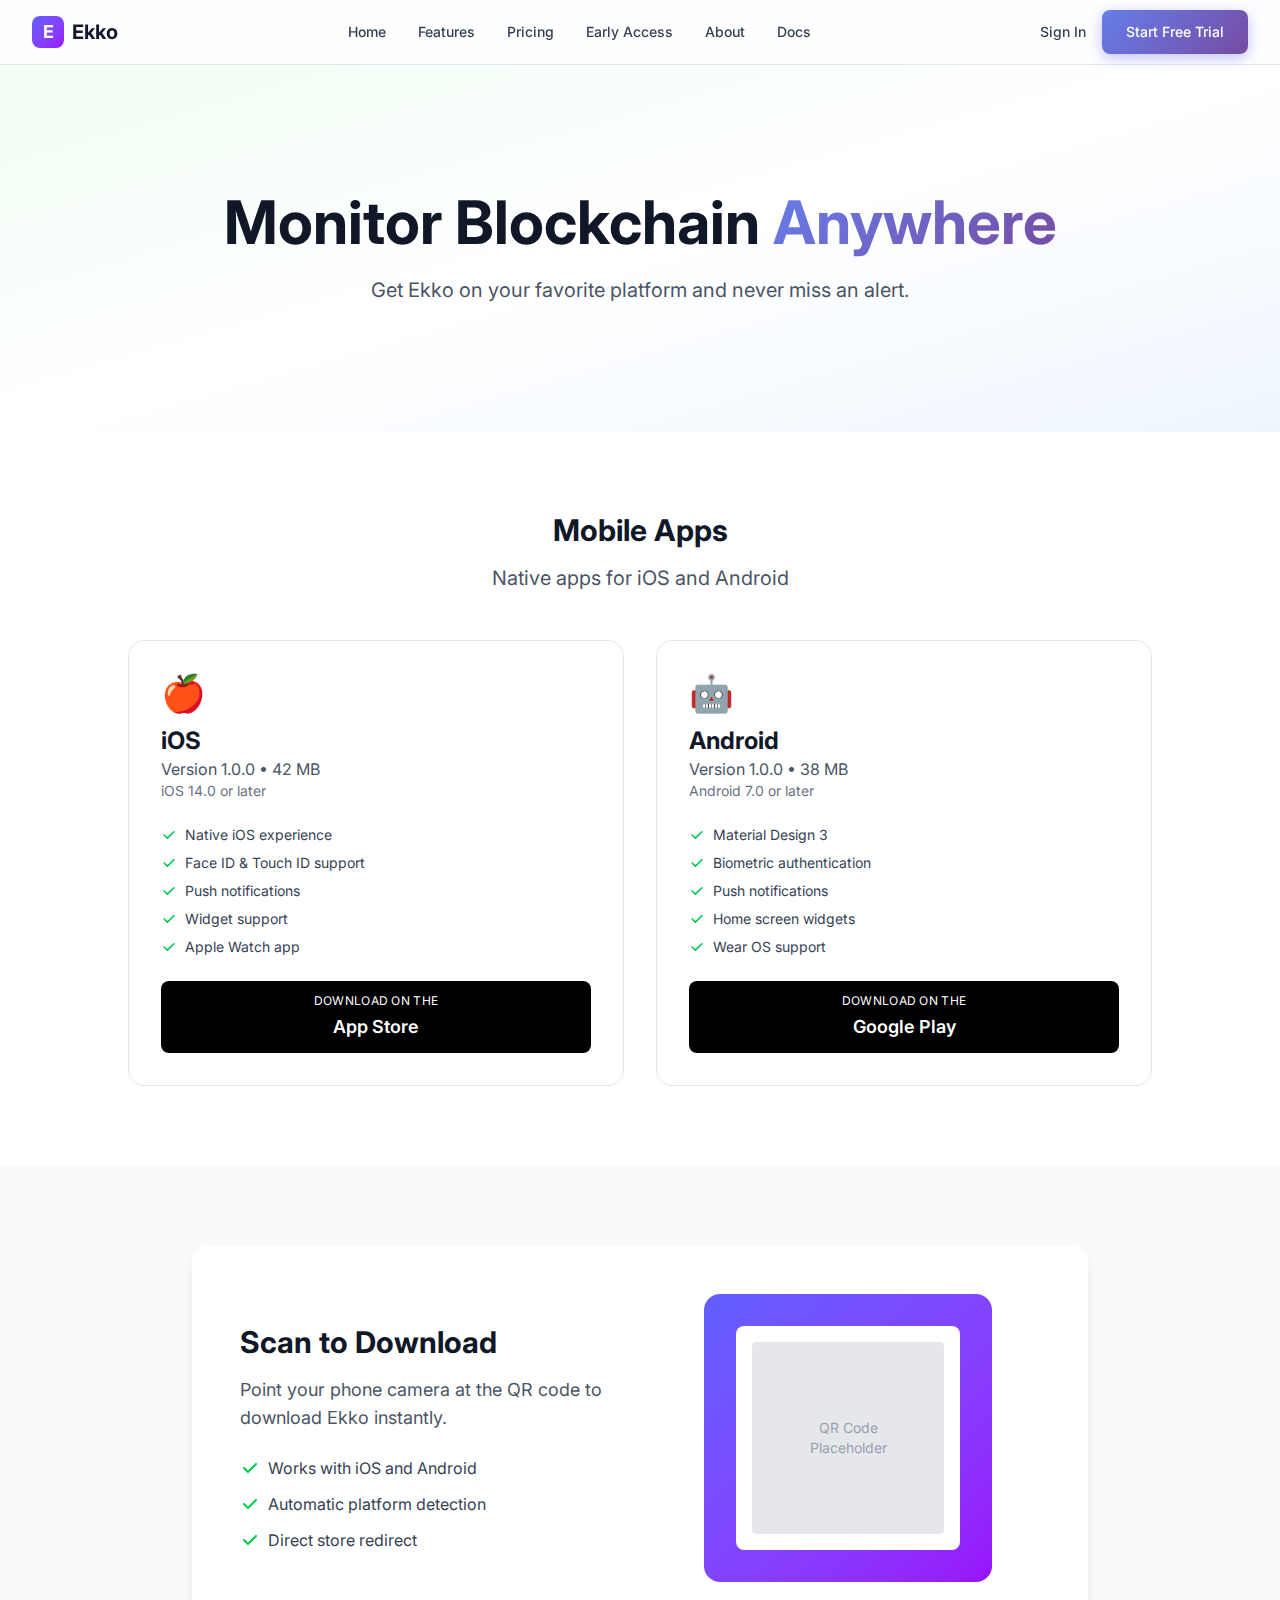
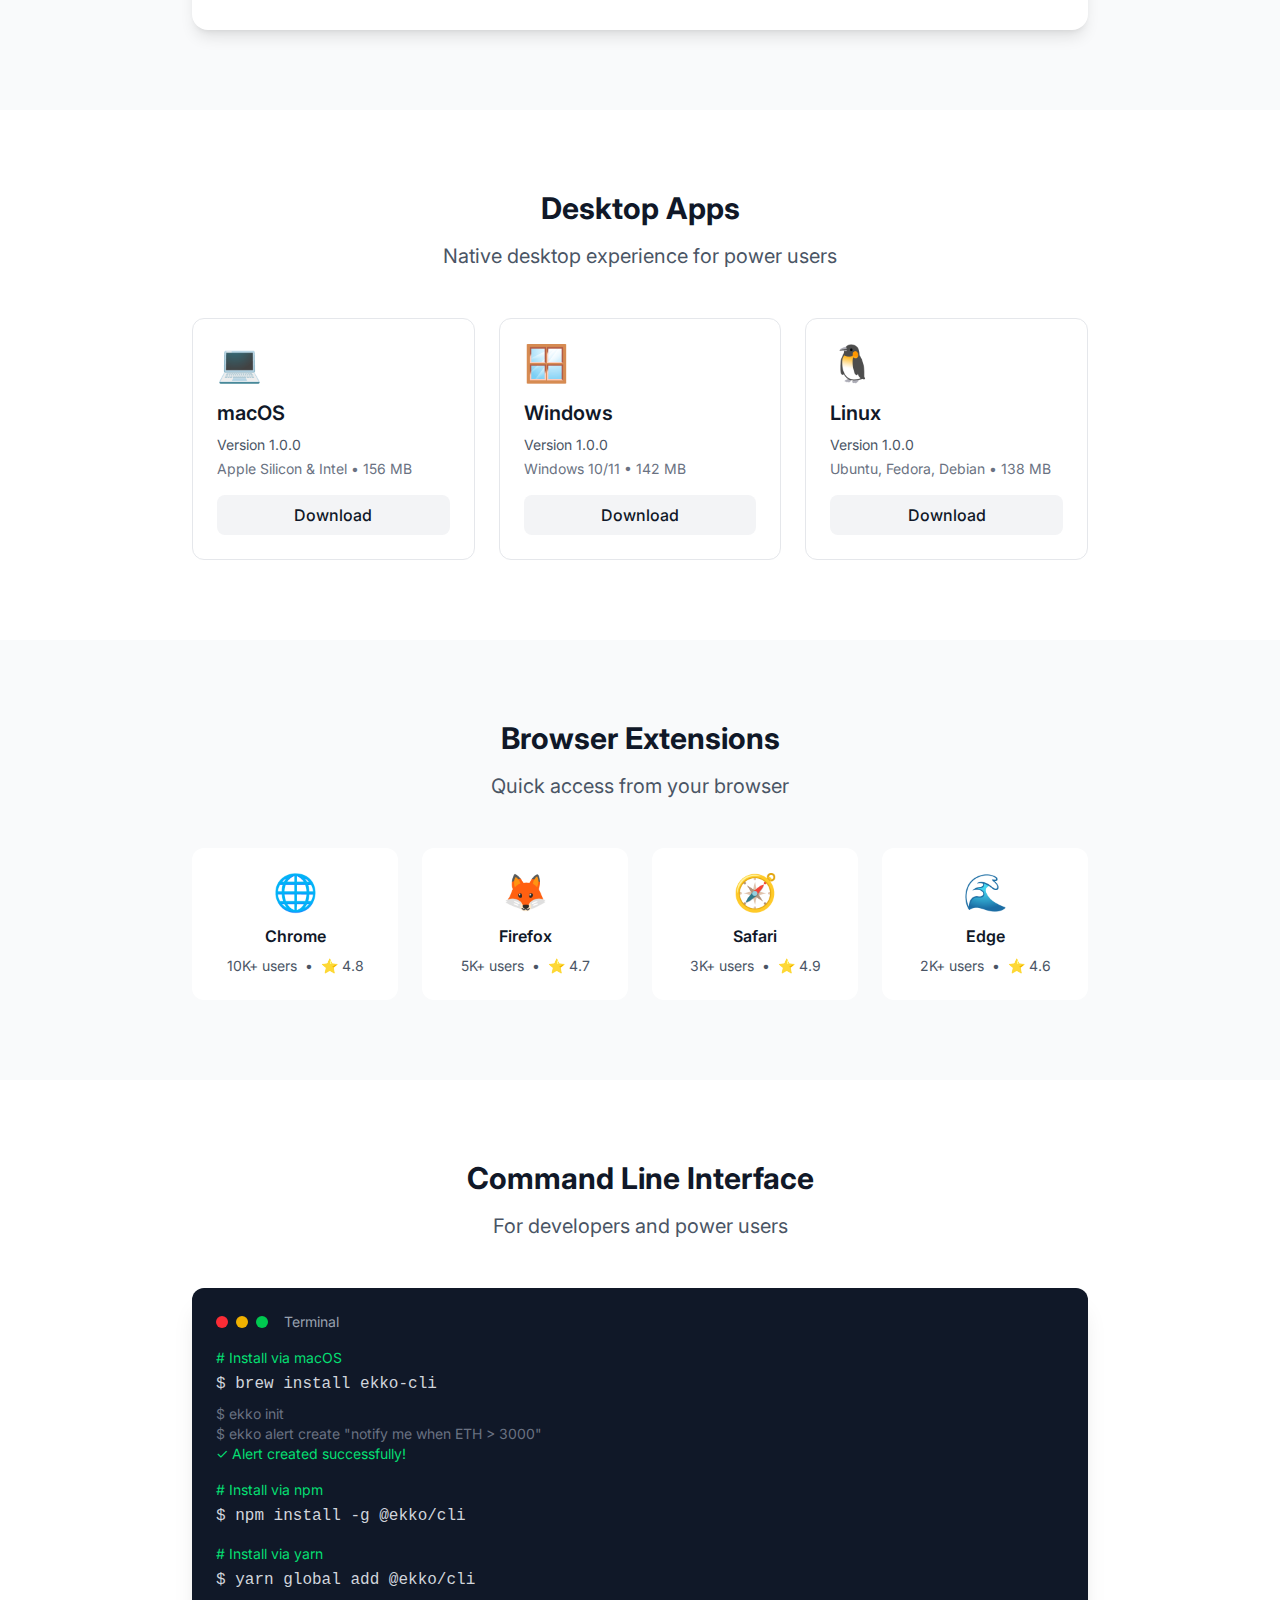
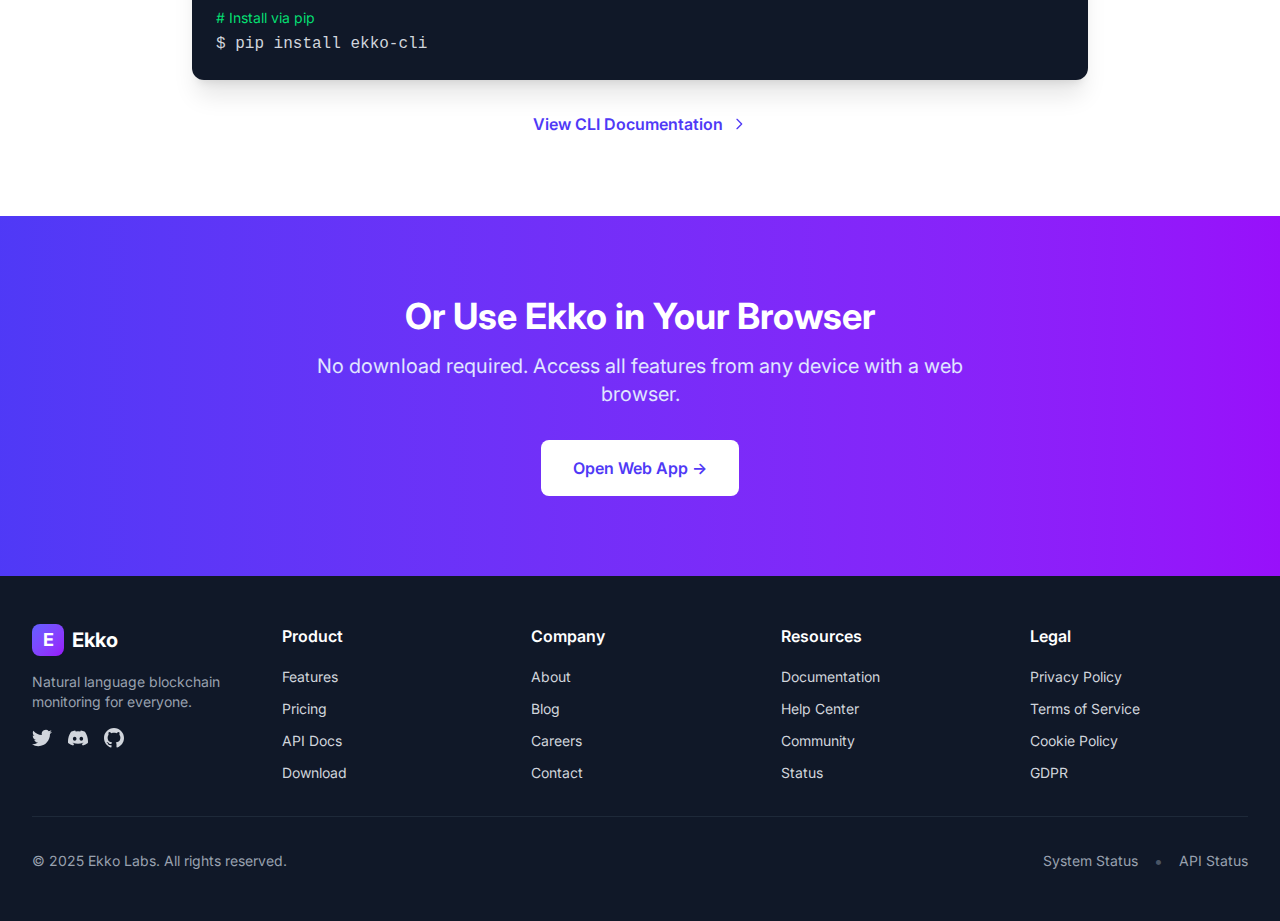
<file: download/index.html>
<!DOCTYPE html><html lang="en" data-astro-cid-37fxchfa> <head><meta charset="UTF-8"><meta name="viewport" content="width=device-width, initial-scale=1.0"><link rel="icon" type="image/svg+xml" href="/favicon.svg"><!-- Primary Meta Tags --><title>Download - Ekko Apps</title><meta name="title" content="Download - Ekko Apps"><meta name="description" content="Download Ekko for iOS, Android, desktop, or use our browser extensions and CLI tools."><link rel="canonical" href="https://ekko.zone/download/"><!-- Open Graph / Facebook --><meta property="og:type" content="website"><meta property="og:url" content="https://ekko.zone/download/"><meta property="og:title" content="Download - Ekko Apps"><meta property="og:description" content="Download Ekko for iOS, Android, desktop, or use our browser extensions and CLI tools."><meta property="og:image" content="https://ekko.zone/og-image.png"><!-- Twitter --><meta property="twitter:card" content="summary_large_image"><meta property="twitter:url" content="https://ekko.zone/download/"><meta property="twitter:title" content="Download - Ekko Apps"><meta property="twitter:description" content="Download Ekko for iOS, Android, desktop, or use our browser extensions and CLI tools."><meta property="twitter:image" content="https://ekko.zone/og-image.png"><!-- PWA --><link rel="manifest" href="/manifest.json"><meta name="theme-color" content="#6366f1"><!-- Fonts --><link rel="preconnect" href="https://fonts.googleapis.com"><link rel="preconnect" href="https://fonts.gstatic.com" crossorigin><link href="https://fonts.googleapis.com/css2?family=Inter:wght@400;500;600;700;800&display=swap" rel="stylesheet"><link rel="stylesheet" href="/_astro/about.xzm2Ujv8.css"></head> <body class="min-h-screen bg-slate-50 font-sans" data-astro-cid-37fxchfa>  <header class="fixed top-0 w-full z-50 bg-white/80 backdrop-blur-md border-b border-gray-200"> <nav class="container mx-auto px-4 sm:px-6 lg:px-8"> <div class="flex items-center justify-between h-16"> <!-- Logo --> <a href="/" class="flex items-center space-x-2"> <div class="w-8 h-8 bg-gradient-to-br from-indigo-500 to-purple-600 rounded-lg flex items-center justify-center"> <span class="text-white font-bold text-lg">E</span> </div> <span class="font-bold text-xl text-gray-900">Ekko</span> </a> <!-- Desktop Navigation --> <div class="hidden md:flex items-center space-x-8"> <a href="/" class="text-sm font-medium transition-colors hover:text-indigo-600 text-gray-700"> Home </a><a href="/features" class="text-sm font-medium transition-colors hover:text-indigo-600 text-gray-700"> Features </a><a href="/pricing" class="text-sm font-medium transition-colors hover:text-indigo-600 text-gray-700"> Pricing </a><a href="/mint" class="text-sm font-medium transition-colors hover:text-indigo-600 text-gray-700"> Early Access </a><a href="/about" class="text-sm font-medium transition-colors hover:text-indigo-600 text-gray-700"> About </a><a href="/docs" class="text-sm font-medium transition-colors hover:text-indigo-600 text-gray-700"> Docs </a> </div> <!-- CTA Buttons --> <div class="hidden md:flex items-center space-x-4"> <a href="https://app.ekko.zone" class="text-sm font-medium text-gray-700 hover:text-indigo-600 transition-colors">
Sign In
</a> <a href="https://app.ekko.zone/signup" class="btn-primary text-sm">
Start Free Trial
</a> </div> <!-- Mobile Menu Button --> <button id="mobile-menu-button" class="md:hidden p-2 rounded-lg hover:bg-gray-100"> <svg class="w-6 h-6" fill="none" stroke="currentColor" viewBox="0 0 24 24"> <path stroke-linecap="round" stroke-linejoin="round" stroke-width="2" d="M4 6h16M4 12h16M4 18h16"></path> </svg> </button> </div> <!-- Mobile Navigation --> <div id="mobile-menu" class="hidden md:hidden py-4 border-t border-gray-200"> <a href="/" class="block py-2 text-sm font-medium transition-colors hover:text-indigo-600 text-gray-700"> Home </a><a href="/features" class="block py-2 text-sm font-medium transition-colors hover:text-indigo-600 text-gray-700"> Features </a><a href="/pricing" class="block py-2 text-sm font-medium transition-colors hover:text-indigo-600 text-gray-700"> Pricing </a><a href="/mint" class="block py-2 text-sm font-medium transition-colors hover:text-indigo-600 text-gray-700"> Early Access </a><a href="/about" class="block py-2 text-sm font-medium transition-colors hover:text-indigo-600 text-gray-700"> About </a><a href="/docs" class="block py-2 text-sm font-medium transition-colors hover:text-indigo-600 text-gray-700"> Docs </a> <div class="mt-4 pt-4 border-t border-gray-200 space-y-2"> <a href="https://app.ekko.zone" class="block text-sm font-medium text-gray-700 hover:text-indigo-600 transition-colors">
Sign In
</a> <a href="https://app.ekko.zone/signup" class="block btn-primary text-sm text-center">
Start Free Trial
</a> </div> </div> </nav> </header> <script type="module">const e=document.getElementById("mobile-menu-button"),t=document.getElementById("mobile-menu");e?.addEventListener("click",()=>{t?.classList.toggle("hidden")});</script> <main class="pt-16"> <!-- Hero Section --> <section class="relative overflow-hidden bg-gradient-to-br from-green-50 via-white to-blue-50 py-20 lg:py-32"> <div class="container mx-auto px-4 sm:px-6 lg:px-8"> <div class="text-center max-w-4xl mx-auto"> <h1 class="text-4xl md:text-5xl lg:text-6xl font-bold text-gray-900 mb-6">
Monitor Blockchain
<span class="gradient-text"> Anywhere</span> </h1> <p class="text-xl text-gray-600 max-w-2xl mx-auto">
Get Ekko on your favorite platform and never miss an alert.
</p> </div> </div> </section> <!-- Mobile Apps --> <section class="py-20 bg-white"> <div class="container mx-auto px-4 sm:px-6 lg:px-8"> <div class="text-center mb-12"> <h2 class="text-3xl font-bold text-gray-900 mb-4">Mobile Apps</h2> <p class="text-xl text-gray-600">Native apps for iOS and Android</p> </div> <div class="grid md:grid-cols-2 gap-8 max-w-5xl mx-auto"> <div class="bg-white rounded-2xl border border-gray-200 p-8 hover:shadow-lg transition-shadow"> <div class="flex items-start justify-between mb-6"> <div> <div class="text-4xl mb-3">🍎</div> <h3 class="text-2xl font-bold text-gray-900">iOS</h3> <p class="text-gray-600">Version 1.0.0 • 42 MB</p> <p class="text-sm text-gray-500">iOS 14.0 or later</p> </div> </div> <ul class="space-y-2 mb-6"> <li class="flex items-center gap-2"> <svg class="w-4 h-4 text-green-500" fill="currentColor" viewBox="0 0 20 20"> <path fill-rule="evenodd" d="M16.707 5.293a1 1 0 010 1.414l-8 8a1 1 0 01-1.414 0l-4-4a1 1 0 011.414-1.414L8 12.586l7.293-7.293a1 1 0 011.414 0z" clip-rule="evenodd"></path> </svg> <span class="text-sm text-gray-700">Native iOS experience</span> </li><li class="flex items-center gap-2"> <svg class="w-4 h-4 text-green-500" fill="currentColor" viewBox="0 0 20 20"> <path fill-rule="evenodd" d="M16.707 5.293a1 1 0 010 1.414l-8 8a1 1 0 01-1.414 0l-4-4a1 1 0 011.414-1.414L8 12.586l7.293-7.293a1 1 0 011.414 0z" clip-rule="evenodd"></path> </svg> <span class="text-sm text-gray-700">Face ID &amp; Touch ID support</span> </li><li class="flex items-center gap-2"> <svg class="w-4 h-4 text-green-500" fill="currentColor" viewBox="0 0 20 20"> <path fill-rule="evenodd" d="M16.707 5.293a1 1 0 010 1.414l-8 8a1 1 0 01-1.414 0l-4-4a1 1 0 011.414-1.414L8 12.586l7.293-7.293a1 1 0 011.414 0z" clip-rule="evenodd"></path> </svg> <span class="text-sm text-gray-700">Push notifications</span> </li><li class="flex items-center gap-2"> <svg class="w-4 h-4 text-green-500" fill="currentColor" viewBox="0 0 20 20"> <path fill-rule="evenodd" d="M16.707 5.293a1 1 0 010 1.414l-8 8a1 1 0 01-1.414 0l-4-4a1 1 0 011.414-1.414L8 12.586l7.293-7.293a1 1 0 011.414 0z" clip-rule="evenodd"></path> </svg> <span class="text-sm text-gray-700">Widget support</span> </li><li class="flex items-center gap-2"> <svg class="w-4 h-4 text-green-500" fill="currentColor" viewBox="0 0 20 20"> <path fill-rule="evenodd" d="M16.707 5.293a1 1 0 010 1.414l-8 8a1 1 0 01-1.414 0l-4-4a1 1 0 011.414-1.414L8 12.586l7.293-7.293a1 1 0 011.414 0z" clip-rule="evenodd"></path> </svg> <span class="text-sm text-gray-700">Apple Watch app</span> </li> </ul> <a href="https://apps.apple.com/app/ekko-blockchain-monitor" class="block"> <div class="bg-black rounded-lg px-4 py-3 text-white text-center hover:bg-gray-900 transition-colors"> <div class="text-xs uppercase tracking-wide mb-1">Download on the</div> <div class="text-lg font-semibold"> App Store </div> </div> </a> </div><div class="bg-white rounded-2xl border border-gray-200 p-8 hover:shadow-lg transition-shadow"> <div class="flex items-start justify-between mb-6"> <div> <div class="text-4xl mb-3">🤖</div> <h3 class="text-2xl font-bold text-gray-900">Android</h3> <p class="text-gray-600">Version 1.0.0 • 38 MB</p> <p class="text-sm text-gray-500">Android 7.0 or later</p> </div> </div> <ul class="space-y-2 mb-6"> <li class="flex items-center gap-2"> <svg class="w-4 h-4 text-green-500" fill="currentColor" viewBox="0 0 20 20"> <path fill-rule="evenodd" d="M16.707 5.293a1 1 0 010 1.414l-8 8a1 1 0 01-1.414 0l-4-4a1 1 0 011.414-1.414L8 12.586l7.293-7.293a1 1 0 011.414 0z" clip-rule="evenodd"></path> </svg> <span class="text-sm text-gray-700">Material Design 3</span> </li><li class="flex items-center gap-2"> <svg class="w-4 h-4 text-green-500" fill="currentColor" viewBox="0 0 20 20"> <path fill-rule="evenodd" d="M16.707 5.293a1 1 0 010 1.414l-8 8a1 1 0 01-1.414 0l-4-4a1 1 0 011.414-1.414L8 12.586l7.293-7.293a1 1 0 011.414 0z" clip-rule="evenodd"></path> </svg> <span class="text-sm text-gray-700">Biometric authentication</span> </li><li class="flex items-center gap-2"> <svg class="w-4 h-4 text-green-500" fill="currentColor" viewBox="0 0 20 20"> <path fill-rule="evenodd" d="M16.707 5.293a1 1 0 010 1.414l-8 8a1 1 0 01-1.414 0l-4-4a1 1 0 011.414-1.414L8 12.586l7.293-7.293a1 1 0 011.414 0z" clip-rule="evenodd"></path> </svg> <span class="text-sm text-gray-700">Push notifications</span> </li><li class="flex items-center gap-2"> <svg class="w-4 h-4 text-green-500" fill="currentColor" viewBox="0 0 20 20"> <path fill-rule="evenodd" d="M16.707 5.293a1 1 0 010 1.414l-8 8a1 1 0 01-1.414 0l-4-4a1 1 0 011.414-1.414L8 12.586l7.293-7.293a1 1 0 011.414 0z" clip-rule="evenodd"></path> </svg> <span class="text-sm text-gray-700">Home screen widgets</span> </li><li class="flex items-center gap-2"> <svg class="w-4 h-4 text-green-500" fill="currentColor" viewBox="0 0 20 20"> <path fill-rule="evenodd" d="M16.707 5.293a1 1 0 010 1.414l-8 8a1 1 0 01-1.414 0l-4-4a1 1 0 011.414-1.414L8 12.586l7.293-7.293a1 1 0 011.414 0z" clip-rule="evenodd"></path> </svg> <span class="text-sm text-gray-700">Wear OS support</span> </li> </ul> <a href="https://play.google.com/store/apps/details?id=zone.ekko.app" class="block"> <div class="bg-black rounded-lg px-4 py-3 text-white text-center hover:bg-gray-900 transition-colors"> <div class="text-xs uppercase tracking-wide mb-1">Download on the</div> <div class="text-lg font-semibold"> Google Play </div> </div> </a> </div> </div> </div> </section> <!-- QR Code Section --> <section class="py-20 bg-gray-50"> <div class="container mx-auto px-4 sm:px-6 lg:px-8"> <div class="max-w-4xl mx-auto bg-white rounded-2xl shadow-lg p-8 md:p-12"> <div class="grid md:grid-cols-2 gap-8 items-center"> <div> <h2 class="text-3xl font-bold text-gray-900 mb-4">
Scan to Download
</h2> <p class="text-lg text-gray-600 mb-6">
Point your phone camera at the QR code to download Ekko instantly.
</p> <ul class="space-y-3"> <li class="flex items-center gap-2"> <svg class="w-5 h-5 text-green-500" fill="currentColor" viewBox="0 0 20 20"> <path fill-rule="evenodd" d="M16.707 5.293a1 1 0 010 1.414l-8 8a1 1 0 01-1.414 0l-4-4a1 1 0 011.414-1.414L8 12.586l7.293-7.293a1 1 0 011.414 0z" clip-rule="evenodd"></path> </svg> <span class="text-gray-700">Works with iOS and Android</span> </li> <li class="flex items-center gap-2"> <svg class="w-5 h-5 text-green-500" fill="currentColor" viewBox="0 0 20 20"> <path fill-rule="evenodd" d="M16.707 5.293a1 1 0 010 1.414l-8 8a1 1 0 01-1.414 0l-4-4a1 1 0 011.414-1.414L8 12.586l7.293-7.293a1 1 0 011.414 0z" clip-rule="evenodd"></path> </svg> <span class="text-gray-700">Automatic platform detection</span> </li> <li class="flex items-center gap-2"> <svg class="w-5 h-5 text-green-500" fill="currentColor" viewBox="0 0 20 20"> <path fill-rule="evenodd" d="M16.707 5.293a1 1 0 010 1.414l-8 8a1 1 0 01-1.414 0l-4-4a1 1 0 011.414-1.414L8 12.586l7.293-7.293a1 1 0 011.414 0z" clip-rule="evenodd"></path> </svg> <span class="text-gray-700">Direct store redirect</span> </li> </ul> </div> <div class="flex justify-center"> <div class="bg-gradient-to-br from-indigo-500 to-purple-600 p-8 rounded-2xl"> <div class="bg-white p-4 rounded-lg"> <!-- QR Code Placeholder --> <div class="w-48 h-48 bg-gray-200 rounded flex items-center justify-center"> <span class="text-gray-400 text-sm text-center">QR Code<br>Placeholder</span> </div> </div> </div> </div> </div> </div> </div> </section> <!-- Desktop Apps --> <section class="py-20 bg-white"> <div class="container mx-auto px-4 sm:px-6 lg:px-8"> <div class="text-center mb-12"> <h2 class="text-3xl font-bold text-gray-900 mb-4">Desktop Apps</h2> <p class="text-xl text-gray-600">Native desktop experience for power users</p> </div> <div class="grid md:grid-cols-3 gap-6 max-w-4xl mx-auto"> <div class="bg-white rounded-xl border border-gray-200 p-6 hover:shadow-lg transition-shadow"> <div class="text-4xl mb-4">💻</div> <h3 class="text-xl font-semibold text-gray-900 mb-2">macOS</h3> <p class="text-sm text-gray-600 mb-1">Version 1.0.0</p> <p class="text-sm text-gray-500 mb-4">Apple Silicon &amp; Intel • 156 MB</p> <a href="#" class="block text-center py-2 px-4 bg-gray-100 text-gray-900 rounded-lg font-medium hover:bg-gray-200 transition-colors">
Download
</a> </div><div class="bg-white rounded-xl border border-gray-200 p-6 hover:shadow-lg transition-shadow"> <div class="text-4xl mb-4">🪟</div> <h3 class="text-xl font-semibold text-gray-900 mb-2">Windows</h3> <p class="text-sm text-gray-600 mb-1">Version 1.0.0</p> <p class="text-sm text-gray-500 mb-4">Windows 10/11 • 142 MB</p> <a href="#" class="block text-center py-2 px-4 bg-gray-100 text-gray-900 rounded-lg font-medium hover:bg-gray-200 transition-colors">
Download
</a> </div><div class="bg-white rounded-xl border border-gray-200 p-6 hover:shadow-lg transition-shadow"> <div class="text-4xl mb-4">🐧</div> <h3 class="text-xl font-semibold text-gray-900 mb-2">Linux</h3> <p class="text-sm text-gray-600 mb-1">Version 1.0.0</p> <p class="text-sm text-gray-500 mb-4">Ubuntu, Fedora, Debian • 138 MB</p> <a href="#" class="block text-center py-2 px-4 bg-gray-100 text-gray-900 rounded-lg font-medium hover:bg-gray-200 transition-colors">
Download
</a> </div> </div> </div> </section> <!-- Browser Extensions --> <section class="py-20 bg-gray-50"> <div class="container mx-auto px-4 sm:px-6 lg:px-8"> <div class="text-center mb-12"> <h2 class="text-3xl font-bold text-gray-900 mb-4">Browser Extensions</h2> <p class="text-xl text-gray-600">Quick access from your browser</p> </div> <div class="grid grid-cols-2 md:grid-cols-4 gap-6 max-w-4xl mx-auto"> <a href="#" class="bg-white rounded-xl p-6 text-center hover:shadow-lg transition-all hover:-translate-y-1"> <div class="text-4xl mb-3">🌐</div> <h3 class="font-semibold text-gray-900">Chrome</h3> <div class="flex items-center justify-center gap-2 mt-2 text-sm text-gray-600"> <span>10K+ users</span> <span>•</span> <span>⭐ 4.8</span> </div> </a><a href="#" class="bg-white rounded-xl p-6 text-center hover:shadow-lg transition-all hover:-translate-y-1"> <div class="text-4xl mb-3">🦊</div> <h3 class="font-semibold text-gray-900">Firefox</h3> <div class="flex items-center justify-center gap-2 mt-2 text-sm text-gray-600"> <span>5K+ users</span> <span>•</span> <span>⭐ 4.7</span> </div> </a><a href="#" class="bg-white rounded-xl p-6 text-center hover:shadow-lg transition-all hover:-translate-y-1"> <div class="text-4xl mb-3">🧭</div> <h3 class="font-semibold text-gray-900">Safari</h3> <div class="flex items-center justify-center gap-2 mt-2 text-sm text-gray-600"> <span>3K+ users</span> <span>•</span> <span>⭐ 4.9</span> </div> </a><a href="#" class="bg-white rounded-xl p-6 text-center hover:shadow-lg transition-all hover:-translate-y-1"> <div class="text-4xl mb-3">🌊</div> <h3 class="font-semibold text-gray-900">Edge</h3> <div class="flex items-center justify-center gap-2 mt-2 text-sm text-gray-600"> <span>2K+ users</span> <span>•</span> <span>⭐ 4.6</span> </div> </a> </div> </div> </section> <!-- CLI Tool --> <section class="py-20 bg-white"> <div class="container mx-auto px-4 sm:px-6 lg:px-8"> <div class="text-center mb-12"> <h2 class="text-3xl font-bold text-gray-900 mb-4">Command Line Interface</h2> <p class="text-xl text-gray-600">For developers and power users</p> </div> <div class="max-w-4xl mx-auto"> <div class="bg-gray-900 rounded-xl p-6 shadow-xl"> <div class="flex items-center gap-2 mb-4"> <div class="w-3 h-3 bg-red-500 rounded-full"></div> <div class="w-3 h-3 bg-yellow-500 rounded-full"></div> <div class="w-3 h-3 bg-green-500 rounded-full"></div> <span class="ml-2 text-sm text-gray-400">Terminal</span> </div> <div class="space-y-4"> <div> <p class="text-green-400 text-sm mb-1"># Install via macOS</p> <p class="text-gray-300 font-mono">$ brew install ekko-cli</p> <div class="mt-2 text-gray-500 text-sm"> <p>$ ekko init</p> <p>$ ekko alert create "notify me when ETH > 3000"</p> <p class="text-green-400">✓ Alert created successfully!</p> </div> </div><div> <p class="text-green-400 text-sm mb-1"># Install via npm</p> <p class="text-gray-300 font-mono">$ npm install -g @ekko/cli</p>  </div><div> <p class="text-green-400 text-sm mb-1"># Install via yarn</p> <p class="text-gray-300 font-mono">$ yarn global add @ekko/cli</p>  </div><div> <p class="text-green-400 text-sm mb-1"># Install via pip</p> <p class="text-gray-300 font-mono">$ pip install ekko-cli</p>  </div> </div> </div> <div class="mt-8 text-center"> <a href="https://docs.ekko.zone/cli" class="inline-flex items-center gap-2 text-indigo-600 font-semibold hover:text-indigo-700">
View CLI Documentation
<svg class="w-4 h-4" fill="none" stroke="currentColor" viewBox="0 0 24 24"> <path stroke-linecap="round" stroke-linejoin="round" stroke-width="2" d="M9 5l7 7-7 7"></path> </svg> </a> </div> </div> </div> </section> <!-- Web App CTA --> <section class="py-20 bg-gradient-to-r from-indigo-600 to-purple-600"> <div class="container mx-auto px-4 sm:px-6 lg:px-8 text-center"> <h2 class="text-3xl md:text-4xl font-bold text-white mb-4">
Or Use Ekko in Your Browser
</h2> <p class="text-xl text-indigo-100 mb-8 max-w-2xl mx-auto">
No download required. Access all features from any device with a web browser.
</p> <a href="https://app.ekko.zone" class="bg-white text-indigo-600 px-8 py-4 rounded-lg font-semibold hover:bg-gray-100 transition-colors inline-block">
Open Web App →
</a> </div> </section> </main> <footer class="bg-gray-900 text-gray-300"> <div class="container mx-auto px-4 sm:px-6 lg:px-8 py-12"> <!-- Top Section --> <div class="grid grid-cols-2 md:grid-cols-5 gap-8 mb-8"> <!-- Brand --> <div class="col-span-2 md:col-span-1"> <div class="flex items-center space-x-2 mb-4"> <div class="w-8 h-8 bg-gradient-to-br from-indigo-500 to-purple-600 rounded-lg flex items-center justify-center"> <span class="text-white font-bold text-lg">E</span> </div> <span class="font-bold text-xl text-white">Ekko</span> </div> <p class="text-sm text-gray-400 mb-4">
Natural language blockchain monitoring for everyone.
</p> <!-- Social Links --> <div class="flex space-x-4"> <a href="https://x.com/web3ekko" class="hover:text-white transition-colors" aria-label="Twitter"> <svg class="w-5 h-5" fill="currentColor" viewBox="0 0 24 24"> <path d="M23.953 4.57a10 10 0 01-2.825.775 4.958 4.958 0 002.163-2.723c-.951.555-2.005.959-3.127 1.184a4.92 4.92 0 00-8.384 4.482C7.69 8.095 4.067 6.13 1.64 3.162a4.822 4.822 0 00-.666 2.475c0 1.71.87 3.213 2.188 4.096a4.904 4.904 0 01-2.228-.616v.06a4.923 4.923 0 003.946 4.827 4.996 4.996 0 01-2.212.085 4.936 4.936 0 004.604 3.417 9.867 9.867 0 01-6.102 2.105c-.39 0-.779-.023-1.17-.067a13.995 13.995 0 007.557 2.209c9.053 0 13.998-7.496 13.998-13.985 0-.21 0-.42-.015-.63A9.935 9.935 0 0024 4.59z"></path> </svg> </a> <a href="https://discord.gg/Npzxhvhv" class="hover:text-white transition-colors" aria-label="Discord"> <svg class="w-5 h-5" fill="currentColor" viewBox="0 0 24 24"> <path d="M20.317 4.37a19.791 19.791 0 0 0-4.885-1.515a.074.074 0 0 0-.079.037c-.21.375-.444.864-.608 1.25a18.27 18.27 0 0 0-5.487 0a12.64 12.64 0 0 0-.617-1.25a.077.077 0 0 0-.079-.037A19.736 19.736 0 0 0 3.677 4.37a.07.07 0 0 0-.032.027C.533 9.046-.32 13.58.099 18.057a.082.082 0 0 0 .031.057a19.9 19.9 0 0 0 5.993 3.03a.078.078 0 0 0 .084-.028a14.09 14.09 0 0 0 1.226-1.994a.076.076 0 0 0-.041-.106a13.107 13.107 0 0 1-1.872-.892a.077.077 0 0 1-.008-.128a10.2 10.2 0 0 0 .372-.292a.074.074 0 0 1 .077-.01c3.928 1.793 8.18 1.793 12.062 0a.074.074 0 0 1 .078.01c.12.098.246.198.373.292a.077.077 0 0 1-.006.127a12.299 12.299 0 0 1-1.873.892a.077.077 0 0 0-.041.107c.36.698.772 1.362 1.225 1.993a.076.076 0 0 0 .084.028a19.839 19.839 0 0 0 6.002-3.03a.077.077 0 0 0 .032-.054c.5-5.177-.838-9.674-3.549-13.66a.061.061 0 0 0-.031-.03zM8.02 15.33c-1.183 0-2.157-1.085-2.157-2.419c0-1.333.956-2.419 2.157-2.419c1.21 0 2.176 1.096 2.157 2.42c0 1.333-.956 2.418-2.157 2.418zm7.975 0c-1.183 0-2.157-1.085-2.157-2.419c0-1.333.955-2.419 2.157-2.419c1.21 0 2.176 1.096 2.157 2.42c0 1.333-.946 2.418-2.157 2.418z"></path> </svg> </a> <a href="https://github.com/ekko-labs" class="hover:text-white transition-colors" aria-label="GitHub"> <svg class="w-5 h-5" fill="currentColor" viewBox="0 0 24 24"> <path d="M12 0c-6.626 0-12 5.373-12 12 0 5.302 3.438 9.8 8.207 11.387.599.111.793-.261.793-.577v-2.234c-3.338.726-4.033-1.416-4.033-1.416-.546-1.387-1.333-1.756-1.333-1.756-1.089-.745.083-.729.083-.729 1.205.084 1.839 1.237 1.839 1.237 1.07 1.834 2.807 1.304 3.492.997.107-.775.418-1.305.762-1.604-2.665-.305-5.467-1.334-5.467-5.931 0-1.311.469-2.381 1.236-3.221-.124-.303-.535-1.524.117-3.176 0 0 1.008-.322 3.301 1.23.957-.266 1.983-.399 3.003-.404 1.02.005 2.047.138 3.006.404 2.291-1.552 3.297-1.23 3.297-1.23.653 1.653.242 2.874.118 3.176.77.84 1.235 1.911 1.235 3.221 0 4.609-2.807 5.624-5.479 5.921.43.372.823 1.102.823 2.222v3.293c0 .319.192.694.801.576 4.765-1.589 8.199-6.086 8.199-11.386 0-6.627-5.373-12-12-12z"></path> </svg> </a> </div> </div> <!-- Links --> <div> <h3 class="font-semibold text-white mb-4">Product</h3> <ul class="space-y-2"> <li> <a href="/features" class="text-sm hover:text-white transition-colors"> Features </a> </li><li> <a href="/pricing" class="text-sm hover:text-white transition-colors"> Pricing </a> </li><li> <a href="/docs" class="text-sm hover:text-white transition-colors"> API Docs </a> </li><li> <a href="/download" class="text-sm hover:text-white transition-colors"> Download </a> </li> </ul> </div><div> <h3 class="font-semibold text-white mb-4">Company</h3> <ul class="space-y-2"> <li> <a href="/about" class="text-sm hover:text-white transition-colors"> About </a> </li><li> <a href="#" class="text-sm hover:text-white transition-colors"> Blog </a> </li><li> <a href="#" class="text-sm hover:text-white transition-colors"> Careers </a> </li><li> <a href="#" class="text-sm hover:text-white transition-colors"> Contact </a> </li> </ul> </div><div> <h3 class="font-semibold text-white mb-4">Resources</h3> <ul class="space-y-2"> <li> <a href="/docs" class="text-sm hover:text-white transition-colors"> Documentation </a> </li><li> <a href="#" class="text-sm hover:text-white transition-colors"> Help Center </a> </li><li> <a href="https://discord.gg/Npzxhvhv" class="text-sm hover:text-white transition-colors"> Community </a> </li><li> <a href="#" class="text-sm hover:text-white transition-colors"> Status </a> </li> </ul> </div><div> <h3 class="font-semibold text-white mb-4">Legal</h3> <ul class="space-y-2"> <li> <a href="#" class="text-sm hover:text-white transition-colors"> Privacy Policy </a> </li><li> <a href="#" class="text-sm hover:text-white transition-colors"> Terms of Service </a> </li><li> <a href="#" class="text-sm hover:text-white transition-colors"> Cookie Policy </a> </li><li> <a href="#" class="text-sm hover:text-white transition-colors"> GDPR </a> </li> </ul> </div> </div> <!-- Bottom Section --> <div class="pt-8 border-t border-gray-800"> <div class="flex flex-col md:flex-row justify-between items-center"> <p class="text-sm text-gray-400">
© 2025 Ekko Labs. All rights reserved.
</p> <div class="mt-4 md:mt-0 flex items-center space-x-4"> <a href="#" class="text-sm text-gray-400 hover:text-white transition-colors">
System Status
</a> <span class="text-gray-600">•</span> <a href="#" class="text-sm text-gray-400 hover:text-white transition-colors">
API Status
</a> </div> </div> </div> </div> </footer>  </body></html>
</file>
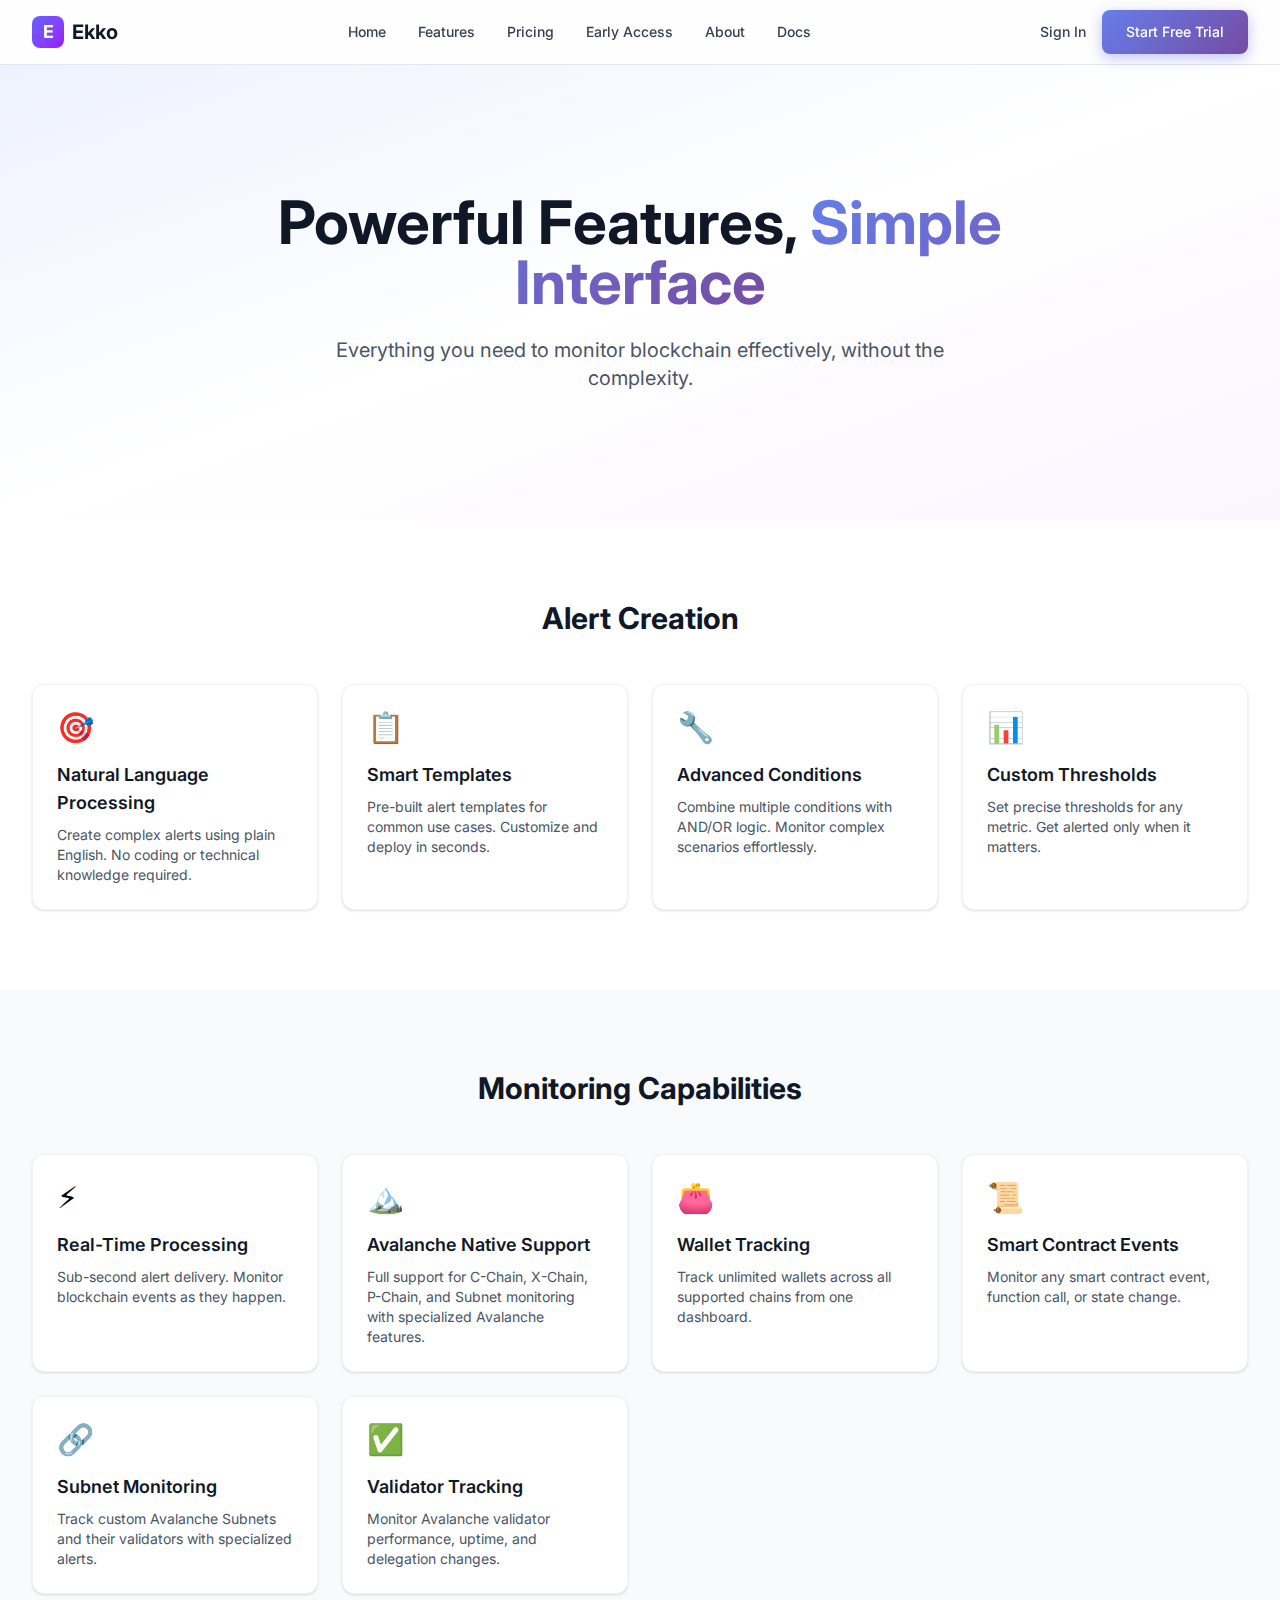
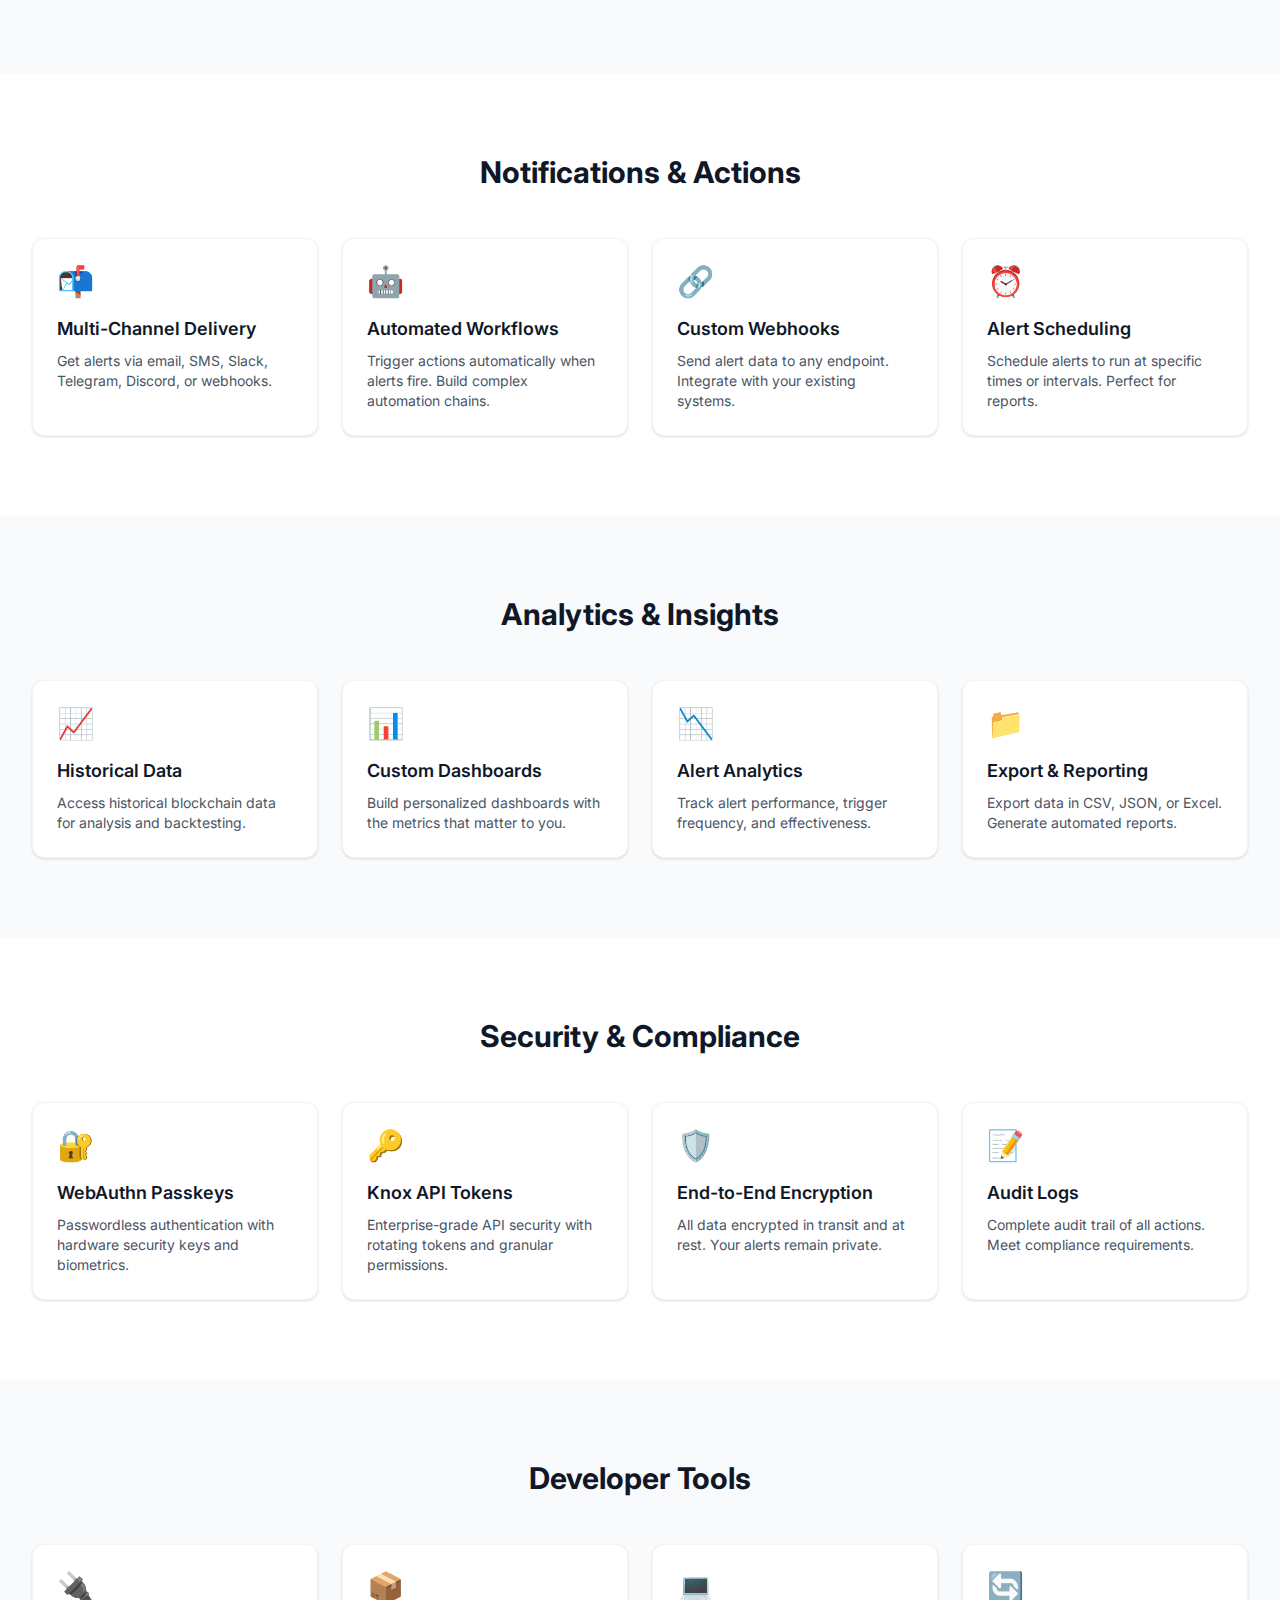
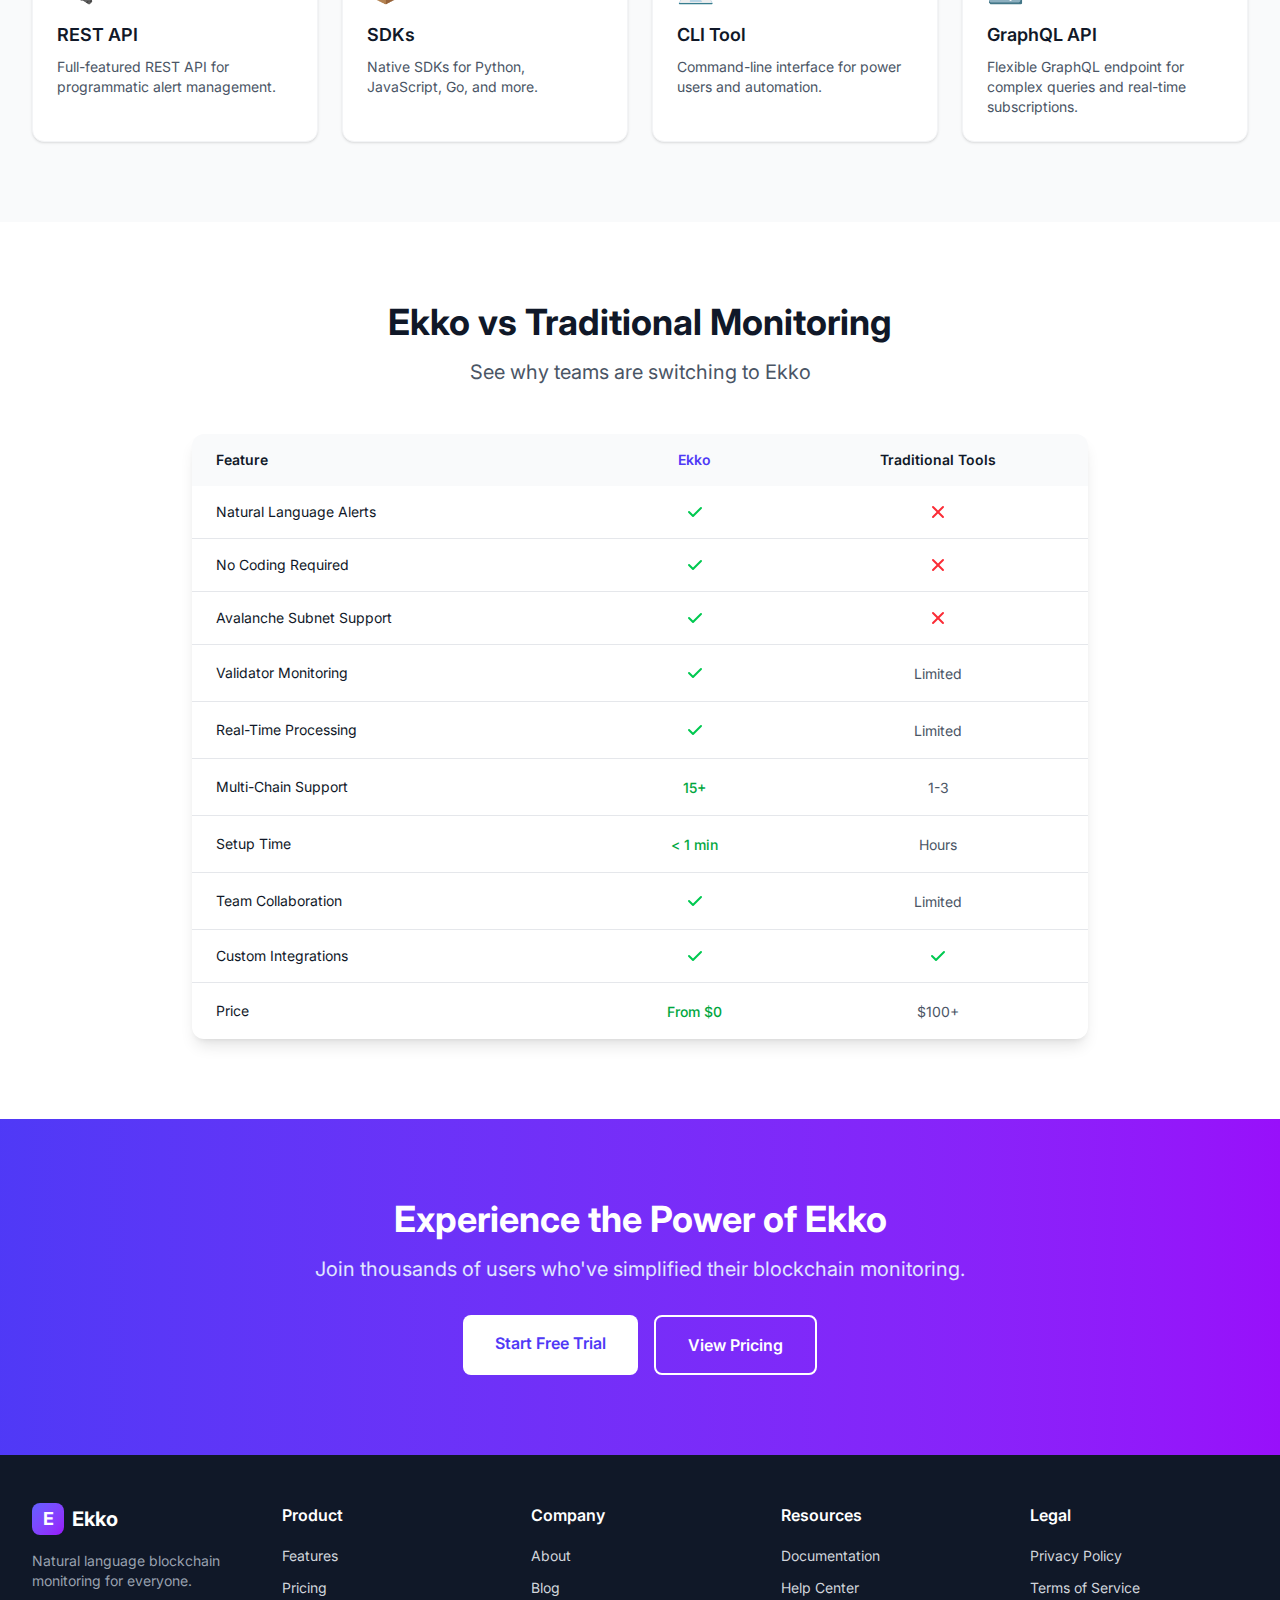
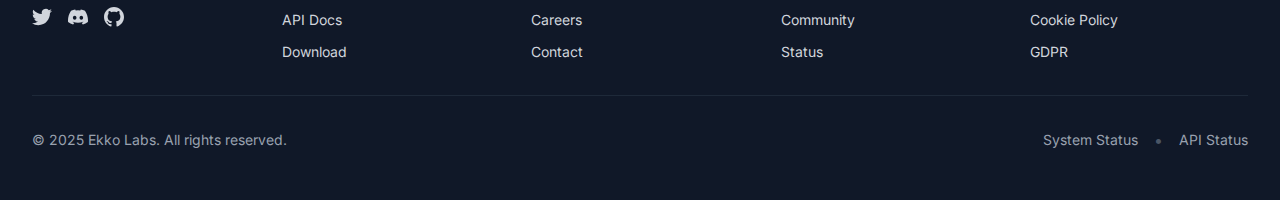
<file: features/index.html>
<!DOCTYPE html><html lang="en" data-astro-cid-37fxchfa> <head><meta charset="UTF-8"><meta name="viewport" content="width=device-width, initial-scale=1.0"><link rel="icon" type="image/svg+xml" href="/favicon.svg"><!-- Primary Meta Tags --><title>Features - Ekko Blockchain Monitoring</title><meta name="title" content="Features - Ekko Blockchain Monitoring"><meta name="description" content="Explore all the powerful features that make Ekko the most intuitive blockchain monitoring platform."><link rel="canonical" href="https://ekko.zone/features/"><!-- Open Graph / Facebook --><meta property="og:type" content="website"><meta property="og:url" content="https://ekko.zone/features/"><meta property="og:title" content="Features - Ekko Blockchain Monitoring"><meta property="og:description" content="Explore all the powerful features that make Ekko the most intuitive blockchain monitoring platform."><meta property="og:image" content="https://ekko.zone/og-image.png"><!-- Twitter --><meta property="twitter:card" content="summary_large_image"><meta property="twitter:url" content="https://ekko.zone/features/"><meta property="twitter:title" content="Features - Ekko Blockchain Monitoring"><meta property="twitter:description" content="Explore all the powerful features that make Ekko the most intuitive blockchain monitoring platform."><meta property="twitter:image" content="https://ekko.zone/og-image.png"><!-- PWA --><link rel="manifest" href="/manifest.json"><meta name="theme-color" content="#6366f1"><!-- Fonts --><link rel="preconnect" href="https://fonts.googleapis.com"><link rel="preconnect" href="https://fonts.gstatic.com" crossorigin><link href="https://fonts.googleapis.com/css2?family=Inter:wght@400;500;600;700;800&display=swap" rel="stylesheet"><link rel="stylesheet" href="/_astro/about.xzm2Ujv8.css"></head> <body class="min-h-screen bg-slate-50 font-sans" data-astro-cid-37fxchfa>  <header class="fixed top-0 w-full z-50 bg-white/80 backdrop-blur-md border-b border-gray-200"> <nav class="container mx-auto px-4 sm:px-6 lg:px-8"> <div class="flex items-center justify-between h-16"> <!-- Logo --> <a href="/" class="flex items-center space-x-2"> <div class="w-8 h-8 bg-gradient-to-br from-indigo-500 to-purple-600 rounded-lg flex items-center justify-center"> <span class="text-white font-bold text-lg">E</span> </div> <span class="font-bold text-xl text-gray-900">Ekko</span> </a> <!-- Desktop Navigation --> <div class="hidden md:flex items-center space-x-8"> <a href="/" class="text-sm font-medium transition-colors hover:text-indigo-600 text-gray-700"> Home </a><a href="/features" class="text-sm font-medium transition-colors hover:text-indigo-600 text-gray-700"> Features </a><a href="/pricing" class="text-sm font-medium transition-colors hover:text-indigo-600 text-gray-700"> Pricing </a><a href="/mint" class="text-sm font-medium transition-colors hover:text-indigo-600 text-gray-700"> Early Access </a><a href="/about" class="text-sm font-medium transition-colors hover:text-indigo-600 text-gray-700"> About </a><a href="/docs" class="text-sm font-medium transition-colors hover:text-indigo-600 text-gray-700"> Docs </a> </div> <!-- CTA Buttons --> <div class="hidden md:flex items-center space-x-4"> <a href="https://app.ekko.zone" class="text-sm font-medium text-gray-700 hover:text-indigo-600 transition-colors">
Sign In
</a> <a href="https://app.ekko.zone/signup" class="btn-primary text-sm">
Start Free Trial
</a> </div> <!-- Mobile Menu Button --> <button id="mobile-menu-button" class="md:hidden p-2 rounded-lg hover:bg-gray-100"> <svg class="w-6 h-6" fill="none" stroke="currentColor" viewBox="0 0 24 24"> <path stroke-linecap="round" stroke-linejoin="round" stroke-width="2" d="M4 6h16M4 12h16M4 18h16"></path> </svg> </button> </div> <!-- Mobile Navigation --> <div id="mobile-menu" class="hidden md:hidden py-4 border-t border-gray-200"> <a href="/" class="block py-2 text-sm font-medium transition-colors hover:text-indigo-600 text-gray-700"> Home </a><a href="/features" class="block py-2 text-sm font-medium transition-colors hover:text-indigo-600 text-gray-700"> Features </a><a href="/pricing" class="block py-2 text-sm font-medium transition-colors hover:text-indigo-600 text-gray-700"> Pricing </a><a href="/mint" class="block py-2 text-sm font-medium transition-colors hover:text-indigo-600 text-gray-700"> Early Access </a><a href="/about" class="block py-2 text-sm font-medium transition-colors hover:text-indigo-600 text-gray-700"> About </a><a href="/docs" class="block py-2 text-sm font-medium transition-colors hover:text-indigo-600 text-gray-700"> Docs </a> <div class="mt-4 pt-4 border-t border-gray-200 space-y-2"> <a href="https://app.ekko.zone" class="block text-sm font-medium text-gray-700 hover:text-indigo-600 transition-colors">
Sign In
</a> <a href="https://app.ekko.zone/signup" class="block btn-primary text-sm text-center">
Start Free Trial
</a> </div> </div> </nav> </header> <script type="module">const e=document.getElementById("mobile-menu-button"),t=document.getElementById("mobile-menu");e?.addEventListener("click",()=>{t?.classList.toggle("hidden")});</script> <main class="pt-16"> <!-- Hero Section --> <section class="relative overflow-hidden bg-gradient-to-br from-indigo-50 via-white to-purple-50 py-20 lg:py-32"> <div class="container mx-auto px-4 sm:px-6 lg:px-8"> <div class="text-center max-w-4xl mx-auto"> <h1 class="text-4xl md:text-5xl lg:text-6xl font-bold text-gray-900 mb-6">
Powerful Features,
<span class="gradient-text"> Simple Interface</span> </h1> <p class="text-xl text-gray-600 max-w-2xl mx-auto">
Everything you need to monitor blockchain effectively, without the complexity.
</p> </div> </div> </section> <!-- Features Grid --> <section class="py-20 bg-white"> <div class="container mx-auto px-4 sm:px-6 lg:px-8"> <div class="text-center mb-12"> <h2 class="text-3xl font-bold text-gray-900 mb-4">Alert Creation</h2> </div> <div class="grid md:grid-cols-2 lg:grid-cols-4 gap-6 max-w-7xl mx-auto"> <div class="bg-white rounded-xl p-6 shadow-sm hover:shadow-lg transition-shadow border border-gray-100"> <div class="text-3xl mb-4">🎯</div> <h3 class="text-lg font-semibold text-gray-900 mb-2">Natural Language Processing</h3> <p class="text-sm text-gray-600">Create complex alerts using plain English. No coding or technical knowledge required.</p> </div><div class="bg-white rounded-xl p-6 shadow-sm hover:shadow-lg transition-shadow border border-gray-100"> <div class="text-3xl mb-4">📋</div> <h3 class="text-lg font-semibold text-gray-900 mb-2">Smart Templates</h3> <p class="text-sm text-gray-600">Pre-built alert templates for common use cases. Customize and deploy in seconds.</p> </div><div class="bg-white rounded-xl p-6 shadow-sm hover:shadow-lg transition-shadow border border-gray-100"> <div class="text-3xl mb-4">🔧</div> <h3 class="text-lg font-semibold text-gray-900 mb-2">Advanced Conditions</h3> <p class="text-sm text-gray-600">Combine multiple conditions with AND/OR logic. Monitor complex scenarios effortlessly.</p> </div><div class="bg-white rounded-xl p-6 shadow-sm hover:shadow-lg transition-shadow border border-gray-100"> <div class="text-3xl mb-4">📊</div> <h3 class="text-lg font-semibold text-gray-900 mb-2">Custom Thresholds</h3> <p class="text-sm text-gray-600">Set precise thresholds for any metric. Get alerted only when it matters.</p> </div> </div> </div> </section><section class="py-20 bg-gray-50"> <div class="container mx-auto px-4 sm:px-6 lg:px-8"> <div class="text-center mb-12"> <h2 class="text-3xl font-bold text-gray-900 mb-4">Monitoring Capabilities</h2> </div> <div class="grid md:grid-cols-2 lg:grid-cols-4 gap-6 max-w-7xl mx-auto"> <div class="bg-white rounded-xl p-6 shadow-sm hover:shadow-lg transition-shadow border border-gray-100"> <div class="text-3xl mb-4">⚡</div> <h3 class="text-lg font-semibold text-gray-900 mb-2">Real-Time Processing</h3> <p class="text-sm text-gray-600">Sub-second alert delivery. Monitor blockchain events as they happen.</p> </div><div class="bg-white rounded-xl p-6 shadow-sm hover:shadow-lg transition-shadow border border-gray-100"> <div class="text-3xl mb-4">🏔️</div> <h3 class="text-lg font-semibold text-gray-900 mb-2">Avalanche Native Support</h3> <p class="text-sm text-gray-600">Full support for C-Chain, X-Chain, P-Chain, and Subnet monitoring with specialized Avalanche features.</p> </div><div class="bg-white rounded-xl p-6 shadow-sm hover:shadow-lg transition-shadow border border-gray-100"> <div class="text-3xl mb-4">👛</div> <h3 class="text-lg font-semibold text-gray-900 mb-2">Wallet Tracking</h3> <p class="text-sm text-gray-600">Track unlimited wallets across all supported chains from one dashboard.</p> </div><div class="bg-white rounded-xl p-6 shadow-sm hover:shadow-lg transition-shadow border border-gray-100"> <div class="text-3xl mb-4">📜</div> <h3 class="text-lg font-semibold text-gray-900 mb-2">Smart Contract Events</h3> <p class="text-sm text-gray-600">Monitor any smart contract event, function call, or state change.</p> </div><div class="bg-white rounded-xl p-6 shadow-sm hover:shadow-lg transition-shadow border border-gray-100"> <div class="text-3xl mb-4">🔗</div> <h3 class="text-lg font-semibold text-gray-900 mb-2">Subnet Monitoring</h3> <p class="text-sm text-gray-600">Track custom Avalanche Subnets and their validators with specialized alerts.</p> </div><div class="bg-white rounded-xl p-6 shadow-sm hover:shadow-lg transition-shadow border border-gray-100"> <div class="text-3xl mb-4">✅</div> <h3 class="text-lg font-semibold text-gray-900 mb-2">Validator Tracking</h3> <p class="text-sm text-gray-600">Monitor Avalanche validator performance, uptime, and delegation changes.</p> </div> </div> </div> </section><section class="py-20 bg-white"> <div class="container mx-auto px-4 sm:px-6 lg:px-8"> <div class="text-center mb-12"> <h2 class="text-3xl font-bold text-gray-900 mb-4">Notifications &amp; Actions</h2> </div> <div class="grid md:grid-cols-2 lg:grid-cols-4 gap-6 max-w-7xl mx-auto"> <div class="bg-white rounded-xl p-6 shadow-sm hover:shadow-lg transition-shadow border border-gray-100"> <div class="text-3xl mb-4">📬</div> <h3 class="text-lg font-semibold text-gray-900 mb-2">Multi-Channel Delivery</h3> <p class="text-sm text-gray-600">Get alerts via email, SMS, Slack, Telegram, Discord, or webhooks.</p> </div><div class="bg-white rounded-xl p-6 shadow-sm hover:shadow-lg transition-shadow border border-gray-100"> <div class="text-3xl mb-4">🤖</div> <h3 class="text-lg font-semibold text-gray-900 mb-2">Automated Workflows</h3> <p class="text-sm text-gray-600">Trigger actions automatically when alerts fire. Build complex automation chains.</p> </div><div class="bg-white rounded-xl p-6 shadow-sm hover:shadow-lg transition-shadow border border-gray-100"> <div class="text-3xl mb-4">🔗</div> <h3 class="text-lg font-semibold text-gray-900 mb-2">Custom Webhooks</h3> <p class="text-sm text-gray-600">Send alert data to any endpoint. Integrate with your existing systems.</p> </div><div class="bg-white rounded-xl p-6 shadow-sm hover:shadow-lg transition-shadow border border-gray-100"> <div class="text-3xl mb-4">⏰</div> <h3 class="text-lg font-semibold text-gray-900 mb-2">Alert Scheduling</h3> <p class="text-sm text-gray-600">Schedule alerts to run at specific times or intervals. Perfect for reports.</p> </div> </div> </div> </section><section class="py-20 bg-gray-50"> <div class="container mx-auto px-4 sm:px-6 lg:px-8"> <div class="text-center mb-12"> <h2 class="text-3xl font-bold text-gray-900 mb-4">Analytics &amp; Insights</h2> </div> <div class="grid md:grid-cols-2 lg:grid-cols-4 gap-6 max-w-7xl mx-auto"> <div class="bg-white rounded-xl p-6 shadow-sm hover:shadow-lg transition-shadow border border-gray-100"> <div class="text-3xl mb-4">📈</div> <h3 class="text-lg font-semibold text-gray-900 mb-2">Historical Data</h3> <p class="text-sm text-gray-600">Access historical blockchain data for analysis and backtesting.</p> </div><div class="bg-white rounded-xl p-6 shadow-sm hover:shadow-lg transition-shadow border border-gray-100"> <div class="text-3xl mb-4">📊</div> <h3 class="text-lg font-semibold text-gray-900 mb-2">Custom Dashboards</h3> <p class="text-sm text-gray-600">Build personalized dashboards with the metrics that matter to you.</p> </div><div class="bg-white rounded-xl p-6 shadow-sm hover:shadow-lg transition-shadow border border-gray-100"> <div class="text-3xl mb-4">📉</div> <h3 class="text-lg font-semibold text-gray-900 mb-2">Alert Analytics</h3> <p class="text-sm text-gray-600">Track alert performance, trigger frequency, and effectiveness.</p> </div><div class="bg-white rounded-xl p-6 shadow-sm hover:shadow-lg transition-shadow border border-gray-100"> <div class="text-3xl mb-4">📁</div> <h3 class="text-lg font-semibold text-gray-900 mb-2">Export &amp; Reporting</h3> <p class="text-sm text-gray-600">Export data in CSV, JSON, or Excel. Generate automated reports.</p> </div> </div> </div> </section><section class="py-20 bg-white"> <div class="container mx-auto px-4 sm:px-6 lg:px-8"> <div class="text-center mb-12"> <h2 class="text-3xl font-bold text-gray-900 mb-4">Security &amp; Compliance</h2> </div> <div class="grid md:grid-cols-2 lg:grid-cols-4 gap-6 max-w-7xl mx-auto"> <div class="bg-white rounded-xl p-6 shadow-sm hover:shadow-lg transition-shadow border border-gray-100"> <div class="text-3xl mb-4">🔐</div> <h3 class="text-lg font-semibold text-gray-900 mb-2">WebAuthn Passkeys</h3> <p class="text-sm text-gray-600">Passwordless authentication with hardware security keys and biometrics.</p> </div><div class="bg-white rounded-xl p-6 shadow-sm hover:shadow-lg transition-shadow border border-gray-100"> <div class="text-3xl mb-4">🔑</div> <h3 class="text-lg font-semibold text-gray-900 mb-2">Knox API Tokens</h3> <p class="text-sm text-gray-600">Enterprise-grade API security with rotating tokens and granular permissions.</p> </div><div class="bg-white rounded-xl p-6 shadow-sm hover:shadow-lg transition-shadow border border-gray-100"> <div class="text-3xl mb-4">🛡️</div> <h3 class="text-lg font-semibold text-gray-900 mb-2">End-to-End Encryption</h3> <p class="text-sm text-gray-600">All data encrypted in transit and at rest. Your alerts remain private.</p> </div><div class="bg-white rounded-xl p-6 shadow-sm hover:shadow-lg transition-shadow border border-gray-100"> <div class="text-3xl mb-4">📝</div> <h3 class="text-lg font-semibold text-gray-900 mb-2">Audit Logs</h3> <p class="text-sm text-gray-600">Complete audit trail of all actions. Meet compliance requirements.</p> </div> </div> </div> </section><section class="py-20 bg-gray-50"> <div class="container mx-auto px-4 sm:px-6 lg:px-8"> <div class="text-center mb-12"> <h2 class="text-3xl font-bold text-gray-900 mb-4">Developer Tools</h2> </div> <div class="grid md:grid-cols-2 lg:grid-cols-4 gap-6 max-w-7xl mx-auto"> <div class="bg-white rounded-xl p-6 shadow-sm hover:shadow-lg transition-shadow border border-gray-100"> <div class="text-3xl mb-4">🔌</div> <h3 class="text-lg font-semibold text-gray-900 mb-2">REST API</h3> <p class="text-sm text-gray-600">Full-featured REST API for programmatic alert management.</p> </div><div class="bg-white rounded-xl p-6 shadow-sm hover:shadow-lg transition-shadow border border-gray-100"> <div class="text-3xl mb-4">📦</div> <h3 class="text-lg font-semibold text-gray-900 mb-2">SDKs</h3> <p class="text-sm text-gray-600">Native SDKs for Python, JavaScript, Go, and more.</p> </div><div class="bg-white rounded-xl p-6 shadow-sm hover:shadow-lg transition-shadow border border-gray-100"> <div class="text-3xl mb-4">💻</div> <h3 class="text-lg font-semibold text-gray-900 mb-2">CLI Tool</h3> <p class="text-sm text-gray-600">Command-line interface for power users and automation.</p> </div><div class="bg-white rounded-xl p-6 shadow-sm hover:shadow-lg transition-shadow border border-gray-100"> <div class="text-3xl mb-4">🔄</div> <h3 class="text-lg font-semibold text-gray-900 mb-2">GraphQL API</h3> <p class="text-sm text-gray-600">Flexible GraphQL endpoint for complex queries and real-time subscriptions.</p> </div> </div> </div> </section> <!-- Comparison Table --> <section class="py-20 bg-white"> <div class="container mx-auto px-4 sm:px-6 lg:px-8"> <div class="text-center mb-12"> <h2 class="text-3xl md:text-4xl font-bold text-gray-900 mb-4">
Ekko vs Traditional Monitoring
</h2> <p class="text-xl text-gray-600">
See why teams are switching to Ekko
</p> </div> <div class="max-w-4xl mx-auto"> <div class="bg-white rounded-xl shadow-lg overflow-hidden"> <table class="w-full"> <thead class="bg-gray-50"> <tr> <th class="px-6 py-4 text-left text-sm font-semibold text-gray-900">Feature</th> <th class="px-6 py-4 text-center text-sm font-semibold text-indigo-600">Ekko</th> <th class="px-6 py-4 text-center text-sm font-semibold text-gray-900">Traditional Tools</th> </tr> </thead> <tbody class="divide-y divide-gray-200"> <tr class="hover:bg-gray-50"> <td class="px-6 py-4 text-sm text-gray-900">Natural Language Alerts</td> <td class="px-6 py-4 text-center"> <svg class="w-5 h-5 text-green-500 mx-auto" fill="currentColor" viewBox="0 0 20 20"> <path fill-rule="evenodd" d="M16.707 5.293a1 1 0 010 1.414l-8 8a1 1 0 01-1.414 0l-4-4a1 1 0 011.414-1.414L8 12.586l7.293-7.293a1 1 0 011.414 0z" clip-rule="evenodd"></path> </svg> </td> <td class="px-6 py-4 text-center"> <svg class="w-5 h-5 text-red-500 mx-auto" fill="currentColor" viewBox="0 0 20 20"> <path fill-rule="evenodd" d="M4.293 4.293a1 1 0 011.414 0L10 8.586l4.293-4.293a1 1 0 111.414 1.414L11.414 10l4.293 4.293a1 1 0 01-1.414 1.414L10 11.414l-4.293 4.293a1 1 0 01-1.414-1.414L8.586 10 4.293 5.707a1 1 0 010-1.414z" clip-rule="evenodd"></path> </svg> </td> </tr><tr class="hover:bg-gray-50"> <td class="px-6 py-4 text-sm text-gray-900">No Coding Required</td> <td class="px-6 py-4 text-center"> <svg class="w-5 h-5 text-green-500 mx-auto" fill="currentColor" viewBox="0 0 20 20"> <path fill-rule="evenodd" d="M16.707 5.293a1 1 0 010 1.414l-8 8a1 1 0 01-1.414 0l-4-4a1 1 0 011.414-1.414L8 12.586l7.293-7.293a1 1 0 011.414 0z" clip-rule="evenodd"></path> </svg> </td> <td class="px-6 py-4 text-center"> <svg class="w-5 h-5 text-red-500 mx-auto" fill="currentColor" viewBox="0 0 20 20"> <path fill-rule="evenodd" d="M4.293 4.293a1 1 0 011.414 0L10 8.586l4.293-4.293a1 1 0 111.414 1.414L11.414 10l4.293 4.293a1 1 0 01-1.414 1.414L10 11.414l-4.293 4.293a1 1 0 01-1.414-1.414L8.586 10 4.293 5.707a1 1 0 010-1.414z" clip-rule="evenodd"></path> </svg> </td> </tr><tr class="hover:bg-gray-50"> <td class="px-6 py-4 text-sm text-gray-900">Avalanche Subnet Support</td> <td class="px-6 py-4 text-center"> <svg class="w-5 h-5 text-green-500 mx-auto" fill="currentColor" viewBox="0 0 20 20"> <path fill-rule="evenodd" d="M16.707 5.293a1 1 0 010 1.414l-8 8a1 1 0 01-1.414 0l-4-4a1 1 0 011.414-1.414L8 12.586l7.293-7.293a1 1 0 011.414 0z" clip-rule="evenodd"></path> </svg> </td> <td class="px-6 py-4 text-center"> <svg class="w-5 h-5 text-red-500 mx-auto" fill="currentColor" viewBox="0 0 20 20"> <path fill-rule="evenodd" d="M4.293 4.293a1 1 0 011.414 0L10 8.586l4.293-4.293a1 1 0 111.414 1.414L11.414 10l4.293 4.293a1 1 0 01-1.414 1.414L10 11.414l-4.293 4.293a1 1 0 01-1.414-1.414L8.586 10 4.293 5.707a1 1 0 010-1.414z" clip-rule="evenodd"></path> </svg> </td> </tr><tr class="hover:bg-gray-50"> <td class="px-6 py-4 text-sm text-gray-900">Validator Monitoring</td> <td class="px-6 py-4 text-center"> <svg class="w-5 h-5 text-green-500 mx-auto" fill="currentColor" viewBox="0 0 20 20"> <path fill-rule="evenodd" d="M16.707 5.293a1 1 0 010 1.414l-8 8a1 1 0 01-1.414 0l-4-4a1 1 0 011.414-1.414L8 12.586l7.293-7.293a1 1 0 011.414 0z" clip-rule="evenodd"></path> </svg> </td> <td class="px-6 py-4 text-center"> <span class="text-sm text-gray-600">Limited</span> </td> </tr><tr class="hover:bg-gray-50"> <td class="px-6 py-4 text-sm text-gray-900">Real-Time Processing</td> <td class="px-6 py-4 text-center"> <svg class="w-5 h-5 text-green-500 mx-auto" fill="currentColor" viewBox="0 0 20 20"> <path fill-rule="evenodd" d="M16.707 5.293a1 1 0 010 1.414l-8 8a1 1 0 01-1.414 0l-4-4a1 1 0 011.414-1.414L8 12.586l7.293-7.293a1 1 0 011.414 0z" clip-rule="evenodd"></path> </svg> </td> <td class="px-6 py-4 text-center"> <span class="text-sm text-gray-600">Limited</span> </td> </tr><tr class="hover:bg-gray-50"> <td class="px-6 py-4 text-sm text-gray-900">Multi-Chain Support</td> <td class="px-6 py-4 text-center"> <span class="text-sm font-medium text-green-600">15+</span> </td> <td class="px-6 py-4 text-center"> <span class="text-sm text-gray-600">1-3</span> </td> </tr><tr class="hover:bg-gray-50"> <td class="px-6 py-4 text-sm text-gray-900">Setup Time</td> <td class="px-6 py-4 text-center"> <span class="text-sm font-medium text-green-600">&lt; 1 min</span> </td> <td class="px-6 py-4 text-center"> <span class="text-sm text-gray-600">Hours</span> </td> </tr><tr class="hover:bg-gray-50"> <td class="px-6 py-4 text-sm text-gray-900">Team Collaboration</td> <td class="px-6 py-4 text-center"> <svg class="w-5 h-5 text-green-500 mx-auto" fill="currentColor" viewBox="0 0 20 20"> <path fill-rule="evenodd" d="M16.707 5.293a1 1 0 010 1.414l-8 8a1 1 0 01-1.414 0l-4-4a1 1 0 011.414-1.414L8 12.586l7.293-7.293a1 1 0 011.414 0z" clip-rule="evenodd"></path> </svg> </td> <td class="px-6 py-4 text-center"> <span class="text-sm text-gray-600">Limited</span> </td> </tr><tr class="hover:bg-gray-50"> <td class="px-6 py-4 text-sm text-gray-900">Custom Integrations</td> <td class="px-6 py-4 text-center"> <svg class="w-5 h-5 text-green-500 mx-auto" fill="currentColor" viewBox="0 0 20 20"> <path fill-rule="evenodd" d="M16.707 5.293a1 1 0 010 1.414l-8 8a1 1 0 01-1.414 0l-4-4a1 1 0 011.414-1.414L8 12.586l7.293-7.293a1 1 0 011.414 0z" clip-rule="evenodd"></path> </svg> </td> <td class="px-6 py-4 text-center"> <svg class="w-5 h-5 text-green-500 mx-auto" fill="currentColor" viewBox="0 0 20 20"> <path fill-rule="evenodd" d="M16.707 5.293a1 1 0 010 1.414l-8 8a1 1 0 01-1.414 0l-4-4a1 1 0 011.414-1.414L8 12.586l7.293-7.293a1 1 0 011.414 0z" clip-rule="evenodd"></path> </svg> </td> </tr><tr class="hover:bg-gray-50"> <td class="px-6 py-4 text-sm text-gray-900">Price</td> <td class="px-6 py-4 text-center"> <span class="text-sm font-medium text-green-600">From $0</span> </td> <td class="px-6 py-4 text-center"> <span class="text-sm text-gray-600">$100+</span> </td> </tr> </tbody> </table> </div> </div> </div> </section> <!-- CTA Section --> <section class="py-20 bg-gradient-to-r from-indigo-600 to-purple-600"> <div class="container mx-auto px-4 sm:px-6 lg:px-8 text-center"> <h2 class="text-3xl md:text-4xl font-bold text-white mb-4">
Experience the Power of Ekko
</h2> <p class="text-xl text-indigo-100 mb-8 max-w-2xl mx-auto">
Join thousands of users who've simplified their blockchain monitoring.
</p> <div class="flex flex-col sm:flex-row gap-4 justify-center"> <a href="https://app.ekko.zone/signup" class="bg-white text-indigo-600 px-8 py-4 rounded-lg font-semibold hover:bg-gray-100 transition-colors">
Start Free Trial
</a> <a href="/pricing" class="border-2 border-white text-white px-8 py-4 rounded-lg font-semibold hover:bg-white hover:text-indigo-600 transition-colors">
View Pricing
</a> </div> </div> </section> </main> <footer class="bg-gray-900 text-gray-300"> <div class="container mx-auto px-4 sm:px-6 lg:px-8 py-12"> <!-- Top Section --> <div class="grid grid-cols-2 md:grid-cols-5 gap-8 mb-8"> <!-- Brand --> <div class="col-span-2 md:col-span-1"> <div class="flex items-center space-x-2 mb-4"> <div class="w-8 h-8 bg-gradient-to-br from-indigo-500 to-purple-600 rounded-lg flex items-center justify-center"> <span class="text-white font-bold text-lg">E</span> </div> <span class="font-bold text-xl text-white">Ekko</span> </div> <p class="text-sm text-gray-400 mb-4">
Natural language blockchain monitoring for everyone.
</p> <!-- Social Links --> <div class="flex space-x-4"> <a href="https://x.com/web3ekko" class="hover:text-white transition-colors" aria-label="Twitter"> <svg class="w-5 h-5" fill="currentColor" viewBox="0 0 24 24"> <path d="M23.953 4.57a10 10 0 01-2.825.775 4.958 4.958 0 002.163-2.723c-.951.555-2.005.959-3.127 1.184a4.92 4.92 0 00-8.384 4.482C7.69 8.095 4.067 6.13 1.64 3.162a4.822 4.822 0 00-.666 2.475c0 1.71.87 3.213 2.188 4.096a4.904 4.904 0 01-2.228-.616v.06a4.923 4.923 0 003.946 4.827 4.996 4.996 0 01-2.212.085 4.936 4.936 0 004.604 3.417 9.867 9.867 0 01-6.102 2.105c-.39 0-.779-.023-1.17-.067a13.995 13.995 0 007.557 2.209c9.053 0 13.998-7.496 13.998-13.985 0-.21 0-.42-.015-.63A9.935 9.935 0 0024 4.59z"></path> </svg> </a> <a href="https://discord.gg/Npzxhvhv" class="hover:text-white transition-colors" aria-label="Discord"> <svg class="w-5 h-5" fill="currentColor" viewBox="0 0 24 24"> <path d="M20.317 4.37a19.791 19.791 0 0 0-4.885-1.515a.074.074 0 0 0-.079.037c-.21.375-.444.864-.608 1.25a18.27 18.27 0 0 0-5.487 0a12.64 12.64 0 0 0-.617-1.25a.077.077 0 0 0-.079-.037A19.736 19.736 0 0 0 3.677 4.37a.07.07 0 0 0-.032.027C.533 9.046-.32 13.58.099 18.057a.082.082 0 0 0 .031.057a19.9 19.9 0 0 0 5.993 3.03a.078.078 0 0 0 .084-.028a14.09 14.09 0 0 0 1.226-1.994a.076.076 0 0 0-.041-.106a13.107 13.107 0 0 1-1.872-.892a.077.077 0 0 1-.008-.128a10.2 10.2 0 0 0 .372-.292a.074.074 0 0 1 .077-.01c3.928 1.793 8.18 1.793 12.062 0a.074.074 0 0 1 .078.01c.12.098.246.198.373.292a.077.077 0 0 1-.006.127a12.299 12.299 0 0 1-1.873.892a.077.077 0 0 0-.041.107c.36.698.772 1.362 1.225 1.993a.076.076 0 0 0 .084.028a19.839 19.839 0 0 0 6.002-3.03a.077.077 0 0 0 .032-.054c.5-5.177-.838-9.674-3.549-13.66a.061.061 0 0 0-.031-.03zM8.02 15.33c-1.183 0-2.157-1.085-2.157-2.419c0-1.333.956-2.419 2.157-2.419c1.21 0 2.176 1.096 2.157 2.42c0 1.333-.956 2.418-2.157 2.418zm7.975 0c-1.183 0-2.157-1.085-2.157-2.419c0-1.333.955-2.419 2.157-2.419c1.21 0 2.176 1.096 2.157 2.42c0 1.333-.946 2.418-2.157 2.418z"></path> </svg> </a> <a href="https://github.com/ekko-labs" class="hover:text-white transition-colors" aria-label="GitHub"> <svg class="w-5 h-5" fill="currentColor" viewBox="0 0 24 24"> <path d="M12 0c-6.626 0-12 5.373-12 12 0 5.302 3.438 9.8 8.207 11.387.599.111.793-.261.793-.577v-2.234c-3.338.726-4.033-1.416-4.033-1.416-.546-1.387-1.333-1.756-1.333-1.756-1.089-.745.083-.729.083-.729 1.205.084 1.839 1.237 1.839 1.237 1.07 1.834 2.807 1.304 3.492.997.107-.775.418-1.305.762-1.604-2.665-.305-5.467-1.334-5.467-5.931 0-1.311.469-2.381 1.236-3.221-.124-.303-.535-1.524.117-3.176 0 0 1.008-.322 3.301 1.23.957-.266 1.983-.399 3.003-.404 1.02.005 2.047.138 3.006.404 2.291-1.552 3.297-1.23 3.297-1.23.653 1.653.242 2.874.118 3.176.77.84 1.235 1.911 1.235 3.221 0 4.609-2.807 5.624-5.479 5.921.43.372.823 1.102.823 2.222v3.293c0 .319.192.694.801.576 4.765-1.589 8.199-6.086 8.199-11.386 0-6.627-5.373-12-12-12z"></path> </svg> </a> </div> </div> <!-- Links --> <div> <h3 class="font-semibold text-white mb-4">Product</h3> <ul class="space-y-2"> <li> <a href="/features" class="text-sm hover:text-white transition-colors"> Features </a> </li><li> <a href="/pricing" class="text-sm hover:text-white transition-colors"> Pricing </a> </li><li> <a href="/docs" class="text-sm hover:text-white transition-colors"> API Docs </a> </li><li> <a href="/download" class="text-sm hover:text-white transition-colors"> Download </a> </li> </ul> </div><div> <h3 class="font-semibold text-white mb-4">Company</h3> <ul class="space-y-2"> <li> <a href="/about" class="text-sm hover:text-white transition-colors"> About </a> </li><li> <a href="#" class="text-sm hover:text-white transition-colors"> Blog </a> </li><li> <a href="#" class="text-sm hover:text-white transition-colors"> Careers </a> </li><li> <a href="#" class="text-sm hover:text-white transition-colors"> Contact </a> </li> </ul> </div><div> <h3 class="font-semibold text-white mb-4">Resources</h3> <ul class="space-y-2"> <li> <a href="/docs" class="text-sm hover:text-white transition-colors"> Documentation </a> </li><li> <a href="#" class="text-sm hover:text-white transition-colors"> Help Center </a> </li><li> <a href="https://discord.gg/Npzxhvhv" class="text-sm hover:text-white transition-colors"> Community </a> </li><li> <a href="#" class="text-sm hover:text-white transition-colors"> Status </a> </li> </ul> </div><div> <h3 class="font-semibold text-white mb-4">Legal</h3> <ul class="space-y-2"> <li> <a href="#" class="text-sm hover:text-white transition-colors"> Privacy Policy </a> </li><li> <a href="#" class="text-sm hover:text-white transition-colors"> Terms of Service </a> </li><li> <a href="#" class="text-sm hover:text-white transition-colors"> Cookie Policy </a> </li><li> <a href="#" class="text-sm hover:text-white transition-colors"> GDPR </a> </li> </ul> </div> </div> <!-- Bottom Section --> <div class="pt-8 border-t border-gray-800"> <div class="flex flex-col md:flex-row justify-between items-center"> <p class="text-sm text-gray-400">
© 2025 Ekko Labs. All rights reserved.
</p> <div class="mt-4 md:mt-0 flex items-center space-x-4"> <a href="#" class="text-sm text-gray-400 hover:text-white transition-colors">
System Status
</a> <span class="text-gray-600">•</span> <a href="#" class="text-sm text-gray-400 hover:text-white transition-colors">
API Status
</a> </div> </div> </div> </div> </footer>  </body></html>
</file>
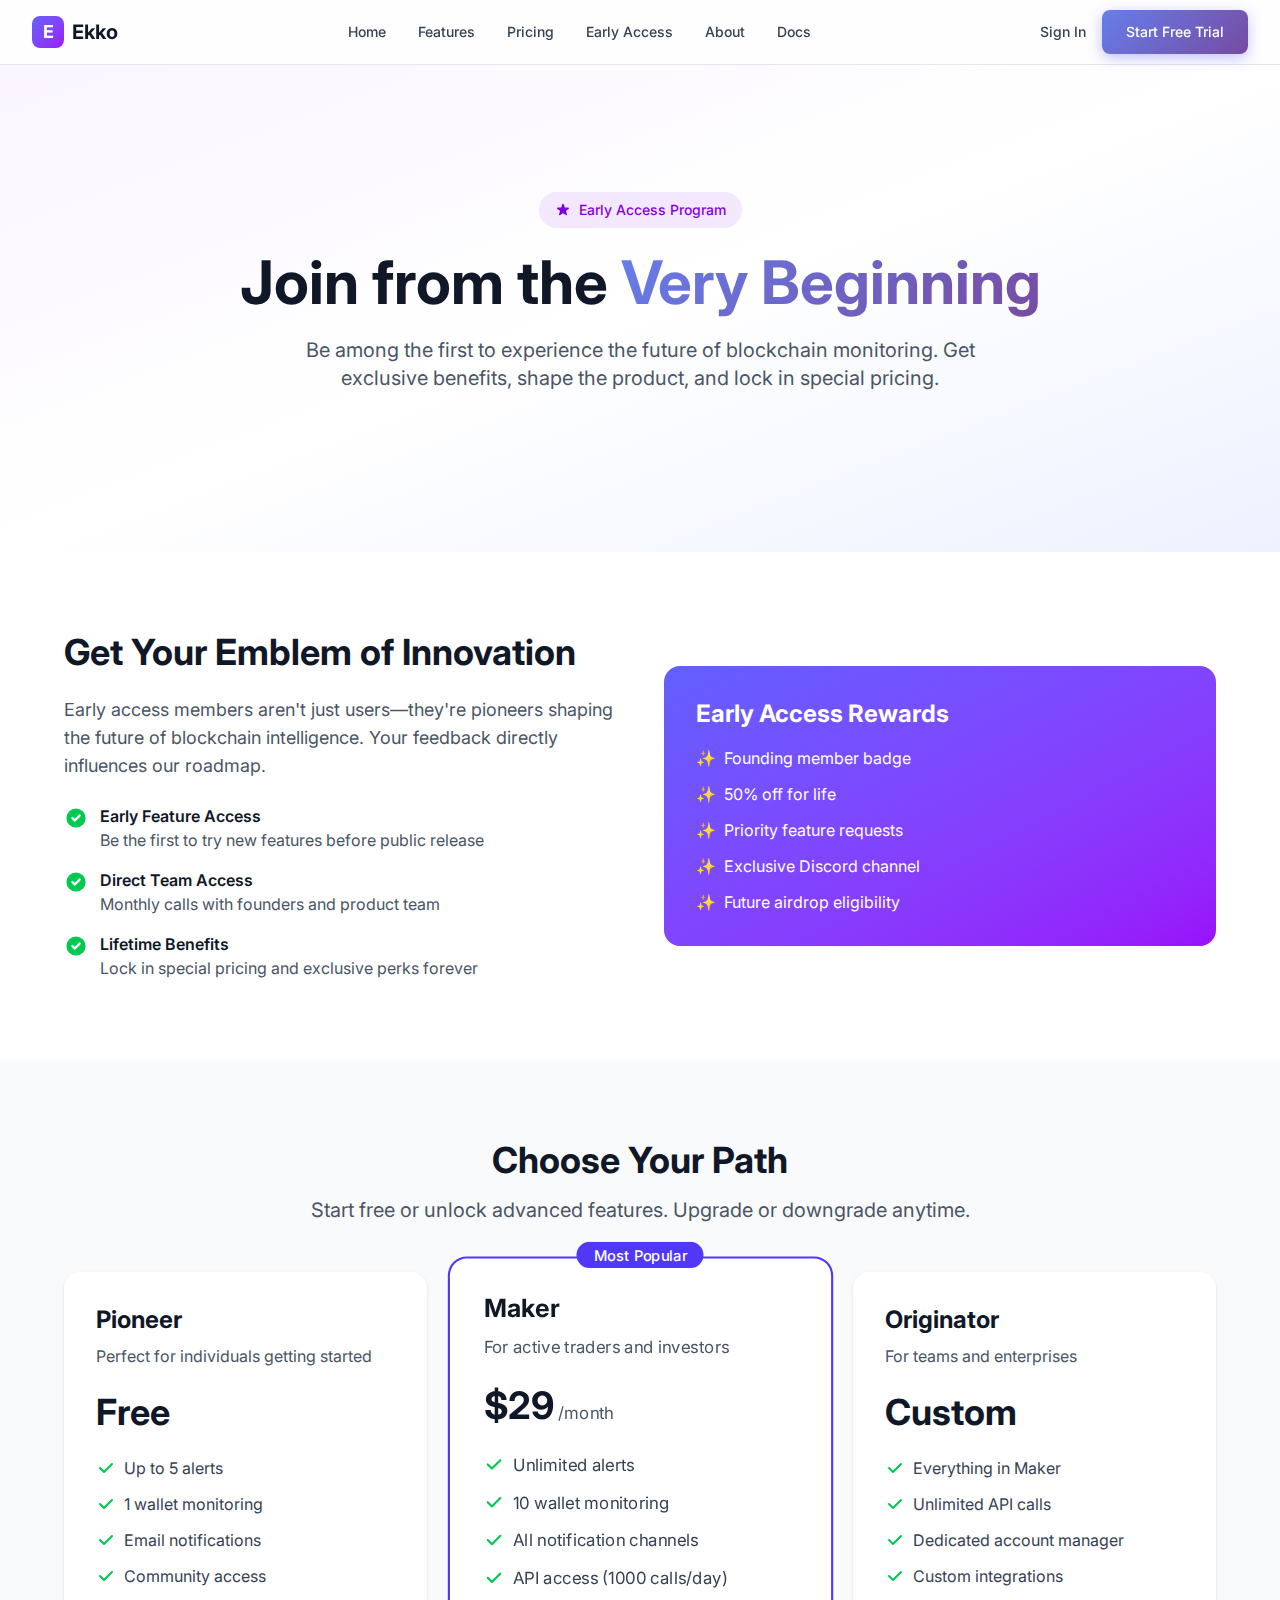
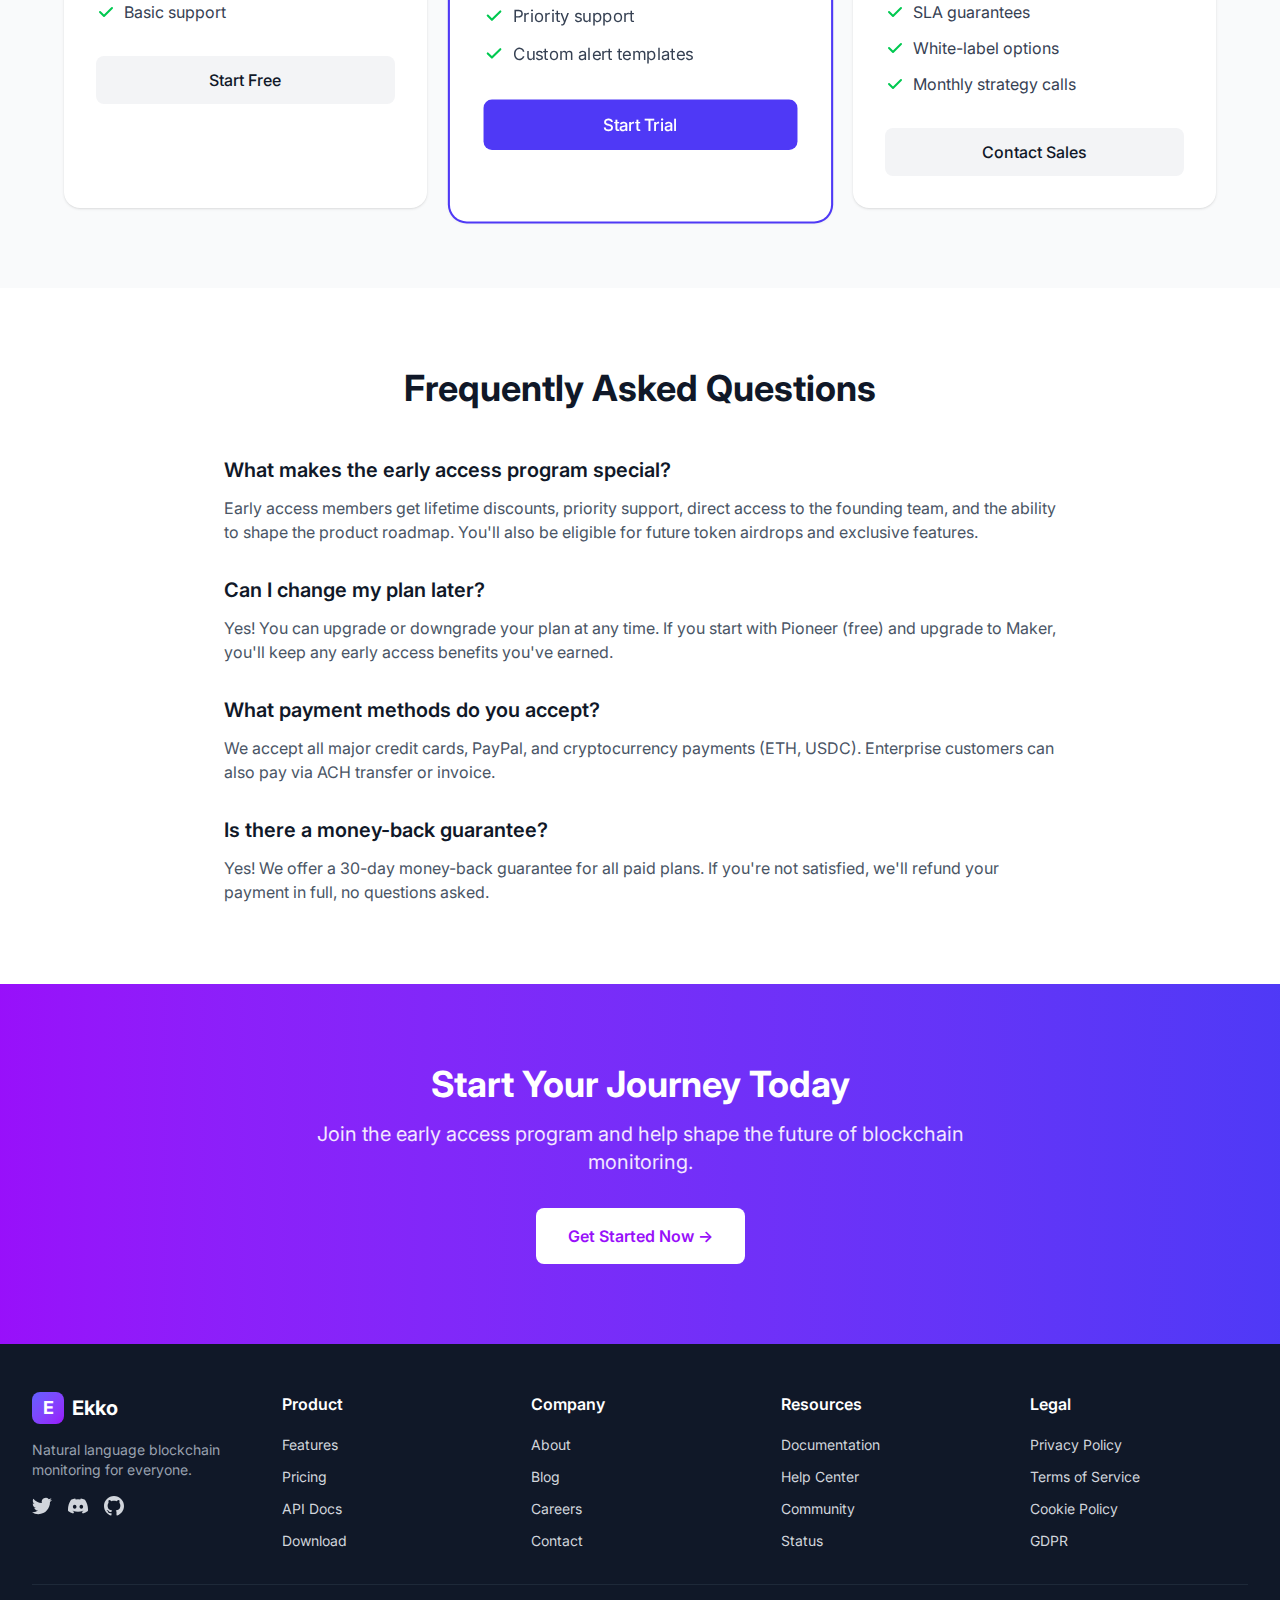
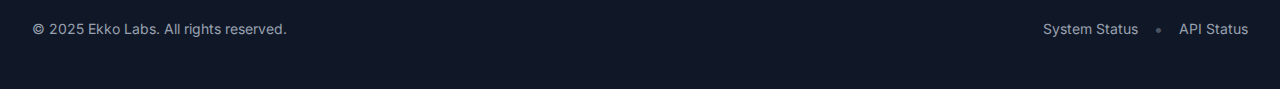
<file: mint/index.html>
<!DOCTYPE html><html lang="en" data-astro-cid-37fxchfa> <head><meta charset="UTF-8"><meta name="viewport" content="width=device-width, initial-scale=1.0"><link rel="icon" type="image/svg+xml" href="/favicon.svg"><!-- Primary Meta Tags --><title>Early Access Program - Ekko</title><meta name="title" content="Early Access Program - Ekko"><meta name="description" content="Join the Ekko early access program and be among the first to experience the future of blockchain monitoring"><link rel="canonical" href="https://ekko.zone/mint/"><!-- Open Graph / Facebook --><meta property="og:type" content="website"><meta property="og:url" content="https://ekko.zone/mint/"><meta property="og:title" content="Early Access Program - Ekko"><meta property="og:description" content="Join the Ekko early access program and be among the first to experience the future of blockchain monitoring"><meta property="og:image" content="https://ekko.zone/og-image.png"><!-- Twitter --><meta property="twitter:card" content="summary_large_image"><meta property="twitter:url" content="https://ekko.zone/mint/"><meta property="twitter:title" content="Early Access Program - Ekko"><meta property="twitter:description" content="Join the Ekko early access program and be among the first to experience the future of blockchain monitoring"><meta property="twitter:image" content="https://ekko.zone/og-image.png"><!-- PWA --><link rel="manifest" href="/manifest.json"><meta name="theme-color" content="#6366f1"><!-- Fonts --><link rel="preconnect" href="https://fonts.googleapis.com"><link rel="preconnect" href="https://fonts.gstatic.com" crossorigin><link href="https://fonts.googleapis.com/css2?family=Inter:wght@400;500;600;700;800&display=swap" rel="stylesheet"><link rel="stylesheet" href="/_astro/about.xzm2Ujv8.css"></head> <body class="min-h-screen bg-slate-50 font-sans" data-astro-cid-37fxchfa>  <header class="fixed top-0 w-full z-50 bg-white/80 backdrop-blur-md border-b border-gray-200"> <nav class="container mx-auto px-4 sm:px-6 lg:px-8"> <div class="flex items-center justify-between h-16"> <!-- Logo --> <a href="/" class="flex items-center space-x-2"> <div class="w-8 h-8 bg-gradient-to-br from-indigo-500 to-purple-600 rounded-lg flex items-center justify-center"> <span class="text-white font-bold text-lg">E</span> </div> <span class="font-bold text-xl text-gray-900">Ekko</span> </a> <!-- Desktop Navigation --> <div class="hidden md:flex items-center space-x-8"> <a href="/" class="text-sm font-medium transition-colors hover:text-indigo-600 text-gray-700"> Home </a><a href="/features" class="text-sm font-medium transition-colors hover:text-indigo-600 text-gray-700"> Features </a><a href="/pricing" class="text-sm font-medium transition-colors hover:text-indigo-600 text-gray-700"> Pricing </a><a href="/mint" class="text-sm font-medium transition-colors hover:text-indigo-600 text-gray-700"> Early Access </a><a href="/about" class="text-sm font-medium transition-colors hover:text-indigo-600 text-gray-700"> About </a><a href="/docs" class="text-sm font-medium transition-colors hover:text-indigo-600 text-gray-700"> Docs </a> </div> <!-- CTA Buttons --> <div class="hidden md:flex items-center space-x-4"> <a href="https://app.ekko.zone" class="text-sm font-medium text-gray-700 hover:text-indigo-600 transition-colors">
Sign In
</a> <a href="https://app.ekko.zone/signup" class="btn-primary text-sm">
Start Free Trial
</a> </div> <!-- Mobile Menu Button --> <button id="mobile-menu-button" class="md:hidden p-2 rounded-lg hover:bg-gray-100"> <svg class="w-6 h-6" fill="none" stroke="currentColor" viewBox="0 0 24 24"> <path stroke-linecap="round" stroke-linejoin="round" stroke-width="2" d="M4 6h16M4 12h16M4 18h16"></path> </svg> </button> </div> <!-- Mobile Navigation --> <div id="mobile-menu" class="hidden md:hidden py-4 border-t border-gray-200"> <a href="/" class="block py-2 text-sm font-medium transition-colors hover:text-indigo-600 text-gray-700"> Home </a><a href="/features" class="block py-2 text-sm font-medium transition-colors hover:text-indigo-600 text-gray-700"> Features </a><a href="/pricing" class="block py-2 text-sm font-medium transition-colors hover:text-indigo-600 text-gray-700"> Pricing </a><a href="/mint" class="block py-2 text-sm font-medium transition-colors hover:text-indigo-600 text-gray-700"> Early Access </a><a href="/about" class="block py-2 text-sm font-medium transition-colors hover:text-indigo-600 text-gray-700"> About </a><a href="/docs" class="block py-2 text-sm font-medium transition-colors hover:text-indigo-600 text-gray-700"> Docs </a> <div class="mt-4 pt-4 border-t border-gray-200 space-y-2"> <a href="https://app.ekko.zone" class="block text-sm font-medium text-gray-700 hover:text-indigo-600 transition-colors">
Sign In
</a> <a href="https://app.ekko.zone/signup" class="block btn-primary text-sm text-center">
Start Free Trial
</a> </div> </div> </nav> </header> <script type="module">const e=document.getElementById("mobile-menu-button"),t=document.getElementById("mobile-menu");e?.addEventListener("click",()=>{t?.classList.toggle("hidden")});</script> <main class="pt-16"> <!-- Hero Section --> <section class="relative overflow-hidden bg-gradient-to-br from-purple-50 via-white to-indigo-50 py-20 lg:py-32"> <div class="container mx-auto px-4 sm:px-6 lg:px-8"> <div class="text-center max-w-4xl mx-auto"> <div class="inline-flex items-center gap-2 px-4 py-2 bg-purple-100 text-purple-700 rounded-full text-sm font-medium mb-6"> <svg class="w-4 h-4" fill="currentColor" viewBox="0 0 20 20"> <path d="M9.049 2.927c.3-.921 1.603-.921 1.902 0l1.07 3.292a1 1 0 00.95.69h3.462c.969 0 1.371 1.24.588 1.81l-2.8 2.034a1 1 0 00-.364 1.118l1.07 3.292c.3.921-.755 1.688-1.54 1.118l-2.8-2.034a1 1 0 00-1.175 0l-2.8 2.034c-.784.57-1.838-.197-1.539-1.118l1.07-3.292a1 1 0 00-.364-1.118L2.98 8.72c-.783-.57-.38-1.81.588-1.81h3.461a1 1 0 00.951-.69l1.07-3.292z"></path> </svg>
Early Access Program
</div> <h1 class="text-4xl md:text-5xl lg:text-6xl font-bold text-gray-900 mb-6">
Join from the
<span class="gradient-text"> Very Beginning</span> </h1> <p class="text-xl text-gray-600 mb-8 max-w-2xl mx-auto">
Be among the first to experience the future of blockchain monitoring. 
            Get exclusive benefits, shape the product, and lock in special pricing.
</p> </div> </div> </section> <!-- Benefits Section --> <section class="py-20 bg-white"> <div class="container mx-auto px-4 sm:px-6 lg:px-8"> <div class="grid md:grid-cols-2 gap-12 items-center max-w-6xl mx-auto"> <div> <h2 class="text-3xl md:text-4xl font-bold text-gray-900 mb-6">
Get Your Emblem of Innovation
</h2> <p class="text-lg text-gray-600 mb-6">
Early access members aren't just users—they're pioneers shaping the future of blockchain intelligence. 
              Your feedback directly influences our roadmap.
</p> <ul class="space-y-4"> <li class="flex items-start gap-3"> <svg class="w-6 h-6 text-green-500 flex-shrink-0 mt-0.5" fill="currentColor" viewBox="0 0 20 20"> <path fill-rule="evenodd" d="M10 18a8 8 0 100-16 8 8 0 000 16zm3.707-9.293a1 1 0 00-1.414-1.414L9 10.586 7.707 9.293a1 1 0 00-1.414 1.414l2 2a1 1 0 001.414 0l4-4z" clip-rule="evenodd"></path> </svg> <div> <h4 class="font-semibold text-gray-900">Early Feature Access</h4> <p class="text-gray-600">Be the first to try new features before public release</p> </div> </li> <li class="flex items-start gap-3"> <svg class="w-6 h-6 text-green-500 flex-shrink-0 mt-0.5" fill="currentColor" viewBox="0 0 20 20"> <path fill-rule="evenodd" d="M10 18a8 8 0 100-16 8 8 0 000 16zm3.707-9.293a1 1 0 00-1.414-1.414L9 10.586 7.707 9.293a1 1 0 00-1.414 1.414l2 2a1 1 0 001.414 0l4-4z" clip-rule="evenodd"></path> </svg> <div> <h4 class="font-semibold text-gray-900">Direct Team Access</h4> <p class="text-gray-600">Monthly calls with founders and product team</p> </div> </li> <li class="flex items-start gap-3"> <svg class="w-6 h-6 text-green-500 flex-shrink-0 mt-0.5" fill="currentColor" viewBox="0 0 20 20"> <path fill-rule="evenodd" d="M10 18a8 8 0 100-16 8 8 0 000 16zm3.707-9.293a1 1 0 00-1.414-1.414L9 10.586 7.707 9.293a1 1 0 00-1.414 1.414l2 2a1 1 0 001.414 0l4-4z" clip-rule="evenodd"></path> </svg> <div> <h4 class="font-semibold text-gray-900">Lifetime Benefits</h4> <p class="text-gray-600">Lock in special pricing and exclusive perks forever</p> </div> </li> </ul> </div> <div class="bg-gradient-to-br from-indigo-500 to-purple-600 rounded-2xl p-8 text-white"> <h3 class="text-2xl font-bold mb-4">Early Access Rewards</h3> <ul class="space-y-3"> <li class="flex items-center gap-2"> <span class="text-yellow-300">✨</span> Founding member badge
</li> <li class="flex items-center gap-2"> <span class="text-yellow-300">✨</span> 50% off for life
</li> <li class="flex items-center gap-2"> <span class="text-yellow-300">✨</span> Priority feature requests
</li> <li class="flex items-center gap-2"> <span class="text-yellow-300">✨</span> Exclusive Discord channel
</li> <li class="flex items-center gap-2"> <span class="text-yellow-300">✨</span> Future airdrop eligibility
</li> </ul> </div> </div> </div> </section> <!-- Pricing Tiers --> <section class="py-20 bg-gray-50"> <div class="container mx-auto px-4 sm:px-6 lg:px-8"> <div class="text-center mb-12"> <h2 class="text-3xl md:text-4xl font-bold text-gray-900 mb-4">
Choose Your Path
</h2> <p class="text-xl text-gray-600">
Start free or unlock advanced features. Upgrade or downgrade anytime.
</p> </div> <div class="grid md:grid-cols-3 gap-8 max-w-6xl mx-auto"> <div class="bg-white rounded-2xl shadow-sm  relative">  <div class="p-8"> <h3 class="text-2xl font-bold text-gray-900 mb-2">Pioneer</h3> <p class="text-gray-600 mb-6">Perfect for individuals getting started</p> <div class="mb-6"> <span class="text-4xl font-bold text-gray-900">Free</span>  </div> <ul class="space-y-3 mb-8"> <li class="flex items-start gap-2"> <svg class="w-5 h-5 text-green-500 flex-shrink-0 mt-0.5" fill="currentColor" viewBox="0 0 20 20"> <path fill-rule="evenodd" d="M16.707 5.293a1 1 0 010 1.414l-8 8a1 1 0 01-1.414 0l-4-4a1 1 0 011.414-1.414L8 12.586l7.293-7.293a1 1 0 011.414 0z" clip-rule="evenodd"></path> </svg> <span class="text-gray-700">Up to 5 alerts</span> </li><li class="flex items-start gap-2"> <svg class="w-5 h-5 text-green-500 flex-shrink-0 mt-0.5" fill="currentColor" viewBox="0 0 20 20"> <path fill-rule="evenodd" d="M16.707 5.293a1 1 0 010 1.414l-8 8a1 1 0 01-1.414 0l-4-4a1 1 0 011.414-1.414L8 12.586l7.293-7.293a1 1 0 011.414 0z" clip-rule="evenodd"></path> </svg> <span class="text-gray-700">1 wallet monitoring</span> </li><li class="flex items-start gap-2"> <svg class="w-5 h-5 text-green-500 flex-shrink-0 mt-0.5" fill="currentColor" viewBox="0 0 20 20"> <path fill-rule="evenodd" d="M16.707 5.293a1 1 0 010 1.414l-8 8a1 1 0 01-1.414 0l-4-4a1 1 0 011.414-1.414L8 12.586l7.293-7.293a1 1 0 011.414 0z" clip-rule="evenodd"></path> </svg> <span class="text-gray-700">Email notifications</span> </li><li class="flex items-start gap-2"> <svg class="w-5 h-5 text-green-500 flex-shrink-0 mt-0.5" fill="currentColor" viewBox="0 0 20 20"> <path fill-rule="evenodd" d="M16.707 5.293a1 1 0 010 1.414l-8 8a1 1 0 01-1.414 0l-4-4a1 1 0 011.414-1.414L8 12.586l7.293-7.293a1 1 0 011.414 0z" clip-rule="evenodd"></path> </svg> <span class="text-gray-700">Community access</span> </li><li class="flex items-start gap-2"> <svg class="w-5 h-5 text-green-500 flex-shrink-0 mt-0.5" fill="currentColor" viewBox="0 0 20 20"> <path fill-rule="evenodd" d="M16.707 5.293a1 1 0 010 1.414l-8 8a1 1 0 01-1.414 0l-4-4a1 1 0 011.414-1.414L8 12.586l7.293-7.293a1 1 0 011.414 0z" clip-rule="evenodd"></path> </svg> <span class="text-gray-700">Basic support</span> </li> </ul> <a href="https://app.ekko.zone/signup" class="block text-center py-3 px-6 rounded-lg font-medium transition-all bg-gray-100 text-gray-900 hover:bg-gray-200"> Start Free </a> </div> </div><div class="bg-white rounded-2xl shadow-sm ring-2 ring-indigo-600 scale-105 relative"> <div class="absolute -top-4 left-1/2 transform -translate-x-1/2"> <span class="bg-indigo-600 text-white px-4 py-1 rounded-full text-sm font-medium">
Most Popular
</span> </div> <div class="p-8"> <h3 class="text-2xl font-bold text-gray-900 mb-2">Maker</h3> <p class="text-gray-600 mb-6">For active traders and investors</p> <div class="mb-6"> <span class="text-4xl font-bold text-gray-900">$29</span> <span class="text-gray-600">/month</span> </div> <ul class="space-y-3 mb-8"> <li class="flex items-start gap-2"> <svg class="w-5 h-5 text-green-500 flex-shrink-0 mt-0.5" fill="currentColor" viewBox="0 0 20 20"> <path fill-rule="evenodd" d="M16.707 5.293a1 1 0 010 1.414l-8 8a1 1 0 01-1.414 0l-4-4a1 1 0 011.414-1.414L8 12.586l7.293-7.293a1 1 0 011.414 0z" clip-rule="evenodd"></path> </svg> <span class="text-gray-700">Unlimited alerts</span> </li><li class="flex items-start gap-2"> <svg class="w-5 h-5 text-green-500 flex-shrink-0 mt-0.5" fill="currentColor" viewBox="0 0 20 20"> <path fill-rule="evenodd" d="M16.707 5.293a1 1 0 010 1.414l-8 8a1 1 0 01-1.414 0l-4-4a1 1 0 011.414-1.414L8 12.586l7.293-7.293a1 1 0 011.414 0z" clip-rule="evenodd"></path> </svg> <span class="text-gray-700">10 wallet monitoring</span> </li><li class="flex items-start gap-2"> <svg class="w-5 h-5 text-green-500 flex-shrink-0 mt-0.5" fill="currentColor" viewBox="0 0 20 20"> <path fill-rule="evenodd" d="M16.707 5.293a1 1 0 010 1.414l-8 8a1 1 0 01-1.414 0l-4-4a1 1 0 011.414-1.414L8 12.586l7.293-7.293a1 1 0 011.414 0z" clip-rule="evenodd"></path> </svg> <span class="text-gray-700">All notification channels</span> </li><li class="flex items-start gap-2"> <svg class="w-5 h-5 text-green-500 flex-shrink-0 mt-0.5" fill="currentColor" viewBox="0 0 20 20"> <path fill-rule="evenodd" d="M16.707 5.293a1 1 0 010 1.414l-8 8a1 1 0 01-1.414 0l-4-4a1 1 0 011.414-1.414L8 12.586l7.293-7.293a1 1 0 011.414 0z" clip-rule="evenodd"></path> </svg> <span class="text-gray-700">API access (1000 calls/day)</span> </li><li class="flex items-start gap-2"> <svg class="w-5 h-5 text-green-500 flex-shrink-0 mt-0.5" fill="currentColor" viewBox="0 0 20 20"> <path fill-rule="evenodd" d="M16.707 5.293a1 1 0 010 1.414l-8 8a1 1 0 01-1.414 0l-4-4a1 1 0 011.414-1.414L8 12.586l7.293-7.293a1 1 0 011.414 0z" clip-rule="evenodd"></path> </svg> <span class="text-gray-700">Priority support</span> </li><li class="flex items-start gap-2"> <svg class="w-5 h-5 text-green-500 flex-shrink-0 mt-0.5" fill="currentColor" viewBox="0 0 20 20"> <path fill-rule="evenodd" d="M16.707 5.293a1 1 0 010 1.414l-8 8a1 1 0 01-1.414 0l-4-4a1 1 0 011.414-1.414L8 12.586l7.293-7.293a1 1 0 011.414 0z" clip-rule="evenodd"></path> </svg> <span class="text-gray-700">Custom alert templates</span> </li> </ul> <a href="https://app.ekko.zone/signup?plan=maker" class="block text-center py-3 px-6 rounded-lg font-medium transition-all bg-indigo-600 text-white hover:bg-indigo-700"> Start Trial </a> </div> </div><div class="bg-white rounded-2xl shadow-sm  relative">  <div class="p-8"> <h3 class="text-2xl font-bold text-gray-900 mb-2">Originator</h3> <p class="text-gray-600 mb-6">For teams and enterprises</p> <div class="mb-6"> <span class="text-4xl font-bold text-gray-900">Custom</span>  </div> <ul class="space-y-3 mb-8"> <li class="flex items-start gap-2"> <svg class="w-5 h-5 text-green-500 flex-shrink-0 mt-0.5" fill="currentColor" viewBox="0 0 20 20"> <path fill-rule="evenodd" d="M16.707 5.293a1 1 0 010 1.414l-8 8a1 1 0 01-1.414 0l-4-4a1 1 0 011.414-1.414L8 12.586l7.293-7.293a1 1 0 011.414 0z" clip-rule="evenodd"></path> </svg> <span class="text-gray-700">Everything in Maker</span> </li><li class="flex items-start gap-2"> <svg class="w-5 h-5 text-green-500 flex-shrink-0 mt-0.5" fill="currentColor" viewBox="0 0 20 20"> <path fill-rule="evenodd" d="M16.707 5.293a1 1 0 010 1.414l-8 8a1 1 0 01-1.414 0l-4-4a1 1 0 011.414-1.414L8 12.586l7.293-7.293a1 1 0 011.414 0z" clip-rule="evenodd"></path> </svg> <span class="text-gray-700">Unlimited API calls</span> </li><li class="flex items-start gap-2"> <svg class="w-5 h-5 text-green-500 flex-shrink-0 mt-0.5" fill="currentColor" viewBox="0 0 20 20"> <path fill-rule="evenodd" d="M16.707 5.293a1 1 0 010 1.414l-8 8a1 1 0 01-1.414 0l-4-4a1 1 0 011.414-1.414L8 12.586l7.293-7.293a1 1 0 011.414 0z" clip-rule="evenodd"></path> </svg> <span class="text-gray-700">Dedicated account manager</span> </li><li class="flex items-start gap-2"> <svg class="w-5 h-5 text-green-500 flex-shrink-0 mt-0.5" fill="currentColor" viewBox="0 0 20 20"> <path fill-rule="evenodd" d="M16.707 5.293a1 1 0 010 1.414l-8 8a1 1 0 01-1.414 0l-4-4a1 1 0 011.414-1.414L8 12.586l7.293-7.293a1 1 0 011.414 0z" clip-rule="evenodd"></path> </svg> <span class="text-gray-700">Custom integrations</span> </li><li class="flex items-start gap-2"> <svg class="w-5 h-5 text-green-500 flex-shrink-0 mt-0.5" fill="currentColor" viewBox="0 0 20 20"> <path fill-rule="evenodd" d="M16.707 5.293a1 1 0 010 1.414l-8 8a1 1 0 01-1.414 0l-4-4a1 1 0 011.414-1.414L8 12.586l7.293-7.293a1 1 0 011.414 0z" clip-rule="evenodd"></path> </svg> <span class="text-gray-700">SLA guarantees</span> </li><li class="flex items-start gap-2"> <svg class="w-5 h-5 text-green-500 flex-shrink-0 mt-0.5" fill="currentColor" viewBox="0 0 20 20"> <path fill-rule="evenodd" d="M16.707 5.293a1 1 0 010 1.414l-8 8a1 1 0 01-1.414 0l-4-4a1 1 0 011.414-1.414L8 12.586l7.293-7.293a1 1 0 011.414 0z" clip-rule="evenodd"></path> </svg> <span class="text-gray-700">White-label options</span> </li><li class="flex items-start gap-2"> <svg class="w-5 h-5 text-green-500 flex-shrink-0 mt-0.5" fill="currentColor" viewBox="0 0 20 20"> <path fill-rule="evenodd" d="M16.707 5.293a1 1 0 010 1.414l-8 8a1 1 0 01-1.414 0l-4-4a1 1 0 011.414-1.414L8 12.586l7.293-7.293a1 1 0 011.414 0z" clip-rule="evenodd"></path> </svg> <span class="text-gray-700">Monthly strategy calls</span> </li> </ul> <a href="#contact" class="block text-center py-3 px-6 rounded-lg font-medium transition-all bg-gray-100 text-gray-900 hover:bg-gray-200"> Contact Sales </a> </div> </div> </div> </div> </section> <!-- FAQ Section --> <section class="py-20 bg-white"> <div class="container mx-auto px-4 sm:px-6 lg:px-8 max-w-4xl"> <h2 class="text-3xl md:text-4xl font-bold text-gray-900 text-center mb-12">
Frequently Asked Questions
</h2> <div class="space-y-8"> <div> <h3 class="text-xl font-semibold text-gray-900 mb-3">
What makes the early access program special?
</h3> <p class="text-gray-600">
Early access members get lifetime discounts, priority support, direct access to the founding team, 
              and the ability to shape the product roadmap. You'll also be eligible for future token airdrops 
              and exclusive features.
</p> </div> <div> <h3 class="text-xl font-semibold text-gray-900 mb-3">
Can I change my plan later?
</h3> <p class="text-gray-600">
Yes! You can upgrade or downgrade your plan at any time. If you start with Pioneer (free) and 
              upgrade to Maker, you'll keep any early access benefits you've earned.
</p> </div> <div> <h3 class="text-xl font-semibold text-gray-900 mb-3">
What payment methods do you accept?
</h3> <p class="text-gray-600">
We accept all major credit cards, PayPal, and cryptocurrency payments (ETH, USDC). 
              Enterprise customers can also pay via ACH transfer or invoice.
</p> </div> <div> <h3 class="text-xl font-semibold text-gray-900 mb-3">
Is there a money-back guarantee?
</h3> <p class="text-gray-600">
Yes! We offer a 30-day money-back guarantee for all paid plans. If you're not satisfied, 
              we'll refund your payment in full, no questions asked.
</p> </div> </div> </div> </section> <!-- CTA Section --> <section class="py-20 bg-gradient-to-r from-purple-600 to-indigo-600"> <div class="container mx-auto px-4 sm:px-6 lg:px-8 text-center"> <h2 class="text-3xl md:text-4xl font-bold text-white mb-4">
Start Your Journey Today
</h2> <p class="text-xl text-purple-100 mb-8 max-w-2xl mx-auto">
Join the early access program and help shape the future of blockchain monitoring.
</p> <a href="https://app.ekko.zone/signup" class="bg-white text-purple-600 px-8 py-4 rounded-lg font-semibold hover:bg-gray-100 transition-colors inline-block">
Get Started Now →
</a> </div> </section> </main> <footer class="bg-gray-900 text-gray-300"> <div class="container mx-auto px-4 sm:px-6 lg:px-8 py-12"> <!-- Top Section --> <div class="grid grid-cols-2 md:grid-cols-5 gap-8 mb-8"> <!-- Brand --> <div class="col-span-2 md:col-span-1"> <div class="flex items-center space-x-2 mb-4"> <div class="w-8 h-8 bg-gradient-to-br from-indigo-500 to-purple-600 rounded-lg flex items-center justify-center"> <span class="text-white font-bold text-lg">E</span> </div> <span class="font-bold text-xl text-white">Ekko</span> </div> <p class="text-sm text-gray-400 mb-4">
Natural language blockchain monitoring for everyone.
</p> <!-- Social Links --> <div class="flex space-x-4"> <a href="https://x.com/web3ekko" class="hover:text-white transition-colors" aria-label="Twitter"> <svg class="w-5 h-5" fill="currentColor" viewBox="0 0 24 24"> <path d="M23.953 4.57a10 10 0 01-2.825.775 4.958 4.958 0 002.163-2.723c-.951.555-2.005.959-3.127 1.184a4.92 4.92 0 00-8.384 4.482C7.69 8.095 4.067 6.13 1.64 3.162a4.822 4.822 0 00-.666 2.475c0 1.71.87 3.213 2.188 4.096a4.904 4.904 0 01-2.228-.616v.06a4.923 4.923 0 003.946 4.827 4.996 4.996 0 01-2.212.085 4.936 4.936 0 004.604 3.417 9.867 9.867 0 01-6.102 2.105c-.39 0-.779-.023-1.17-.067a13.995 13.995 0 007.557 2.209c9.053 0 13.998-7.496 13.998-13.985 0-.21 0-.42-.015-.63A9.935 9.935 0 0024 4.59z"></path> </svg> </a> <a href="https://discord.gg/Npzxhvhv" class="hover:text-white transition-colors" aria-label="Discord"> <svg class="w-5 h-5" fill="currentColor" viewBox="0 0 24 24"> <path d="M20.317 4.37a19.791 19.791 0 0 0-4.885-1.515a.074.074 0 0 0-.079.037c-.21.375-.444.864-.608 1.25a18.27 18.27 0 0 0-5.487 0a12.64 12.64 0 0 0-.617-1.25a.077.077 0 0 0-.079-.037A19.736 19.736 0 0 0 3.677 4.37a.07.07 0 0 0-.032.027C.533 9.046-.32 13.58.099 18.057a.082.082 0 0 0 .031.057a19.9 19.9 0 0 0 5.993 3.03a.078.078 0 0 0 .084-.028a14.09 14.09 0 0 0 1.226-1.994a.076.076 0 0 0-.041-.106a13.107 13.107 0 0 1-1.872-.892a.077.077 0 0 1-.008-.128a10.2 10.2 0 0 0 .372-.292a.074.074 0 0 1 .077-.01c3.928 1.793 8.18 1.793 12.062 0a.074.074 0 0 1 .078.01c.12.098.246.198.373.292a.077.077 0 0 1-.006.127a12.299 12.299 0 0 1-1.873.892a.077.077 0 0 0-.041.107c.36.698.772 1.362 1.225 1.993a.076.076 0 0 0 .084.028a19.839 19.839 0 0 0 6.002-3.03a.077.077 0 0 0 .032-.054c.5-5.177-.838-9.674-3.549-13.66a.061.061 0 0 0-.031-.03zM8.02 15.33c-1.183 0-2.157-1.085-2.157-2.419c0-1.333.956-2.419 2.157-2.419c1.21 0 2.176 1.096 2.157 2.42c0 1.333-.956 2.418-2.157 2.418zm7.975 0c-1.183 0-2.157-1.085-2.157-2.419c0-1.333.955-2.419 2.157-2.419c1.21 0 2.176 1.096 2.157 2.42c0 1.333-.946 2.418-2.157 2.418z"></path> </svg> </a> <a href="https://github.com/ekko-labs" class="hover:text-white transition-colors" aria-label="GitHub"> <svg class="w-5 h-5" fill="currentColor" viewBox="0 0 24 24"> <path d="M12 0c-6.626 0-12 5.373-12 12 0 5.302 3.438 9.8 8.207 11.387.599.111.793-.261.793-.577v-2.234c-3.338.726-4.033-1.416-4.033-1.416-.546-1.387-1.333-1.756-1.333-1.756-1.089-.745.083-.729.083-.729 1.205.084 1.839 1.237 1.839 1.237 1.07 1.834 2.807 1.304 3.492.997.107-.775.418-1.305.762-1.604-2.665-.305-5.467-1.334-5.467-5.931 0-1.311.469-2.381 1.236-3.221-.124-.303-.535-1.524.117-3.176 0 0 1.008-.322 3.301 1.23.957-.266 1.983-.399 3.003-.404 1.02.005 2.047.138 3.006.404 2.291-1.552 3.297-1.23 3.297-1.23.653 1.653.242 2.874.118 3.176.77.84 1.235 1.911 1.235 3.221 0 4.609-2.807 5.624-5.479 5.921.43.372.823 1.102.823 2.222v3.293c0 .319.192.694.801.576 4.765-1.589 8.199-6.086 8.199-11.386 0-6.627-5.373-12-12-12z"></path> </svg> </a> </div> </div> <!-- Links --> <div> <h3 class="font-semibold text-white mb-4">Product</h3> <ul class="space-y-2"> <li> <a href="/features" class="text-sm hover:text-white transition-colors"> Features </a> </li><li> <a href="/pricing" class="text-sm hover:text-white transition-colors"> Pricing </a> </li><li> <a href="/docs" class="text-sm hover:text-white transition-colors"> API Docs </a> </li><li> <a href="/download" class="text-sm hover:text-white transition-colors"> Download </a> </li> </ul> </div><div> <h3 class="font-semibold text-white mb-4">Company</h3> <ul class="space-y-2"> <li> <a href="/about" class="text-sm hover:text-white transition-colors"> About </a> </li><li> <a href="#" class="text-sm hover:text-white transition-colors"> Blog </a> </li><li> <a href="#" class="text-sm hover:text-white transition-colors"> Careers </a> </li><li> <a href="#" class="text-sm hover:text-white transition-colors"> Contact </a> </li> </ul> </div><div> <h3 class="font-semibold text-white mb-4">Resources</h3> <ul class="space-y-2"> <li> <a href="/docs" class="text-sm hover:text-white transition-colors"> Documentation </a> </li><li> <a href="#" class="text-sm hover:text-white transition-colors"> Help Center </a> </li><li> <a href="https://discord.gg/Npzxhvhv" class="text-sm hover:text-white transition-colors"> Community </a> </li><li> <a href="#" class="text-sm hover:text-white transition-colors"> Status </a> </li> </ul> </div><div> <h3 class="font-semibold text-white mb-4">Legal</h3> <ul class="space-y-2"> <li> <a href="#" class="text-sm hover:text-white transition-colors"> Privacy Policy </a> </li><li> <a href="#" class="text-sm hover:text-white transition-colors"> Terms of Service </a> </li><li> <a href="#" class="text-sm hover:text-white transition-colors"> Cookie Policy </a> </li><li> <a href="#" class="text-sm hover:text-white transition-colors"> GDPR </a> </li> </ul> </div> </div> <!-- Bottom Section --> <div class="pt-8 border-t border-gray-800"> <div class="flex flex-col md:flex-row justify-between items-center"> <p class="text-sm text-gray-400">
© 2025 Ekko Labs. All rights reserved.
</p> <div class="mt-4 md:mt-0 flex items-center space-x-4"> <a href="#" class="text-sm text-gray-400 hover:text-white transition-colors">
System Status
</a> <span class="text-gray-600">•</span> <a href="#" class="text-sm text-gray-400 hover:text-white transition-colors">
API Status
</a> </div> </div> </div> </div> </footer>  </body></html>
</file>
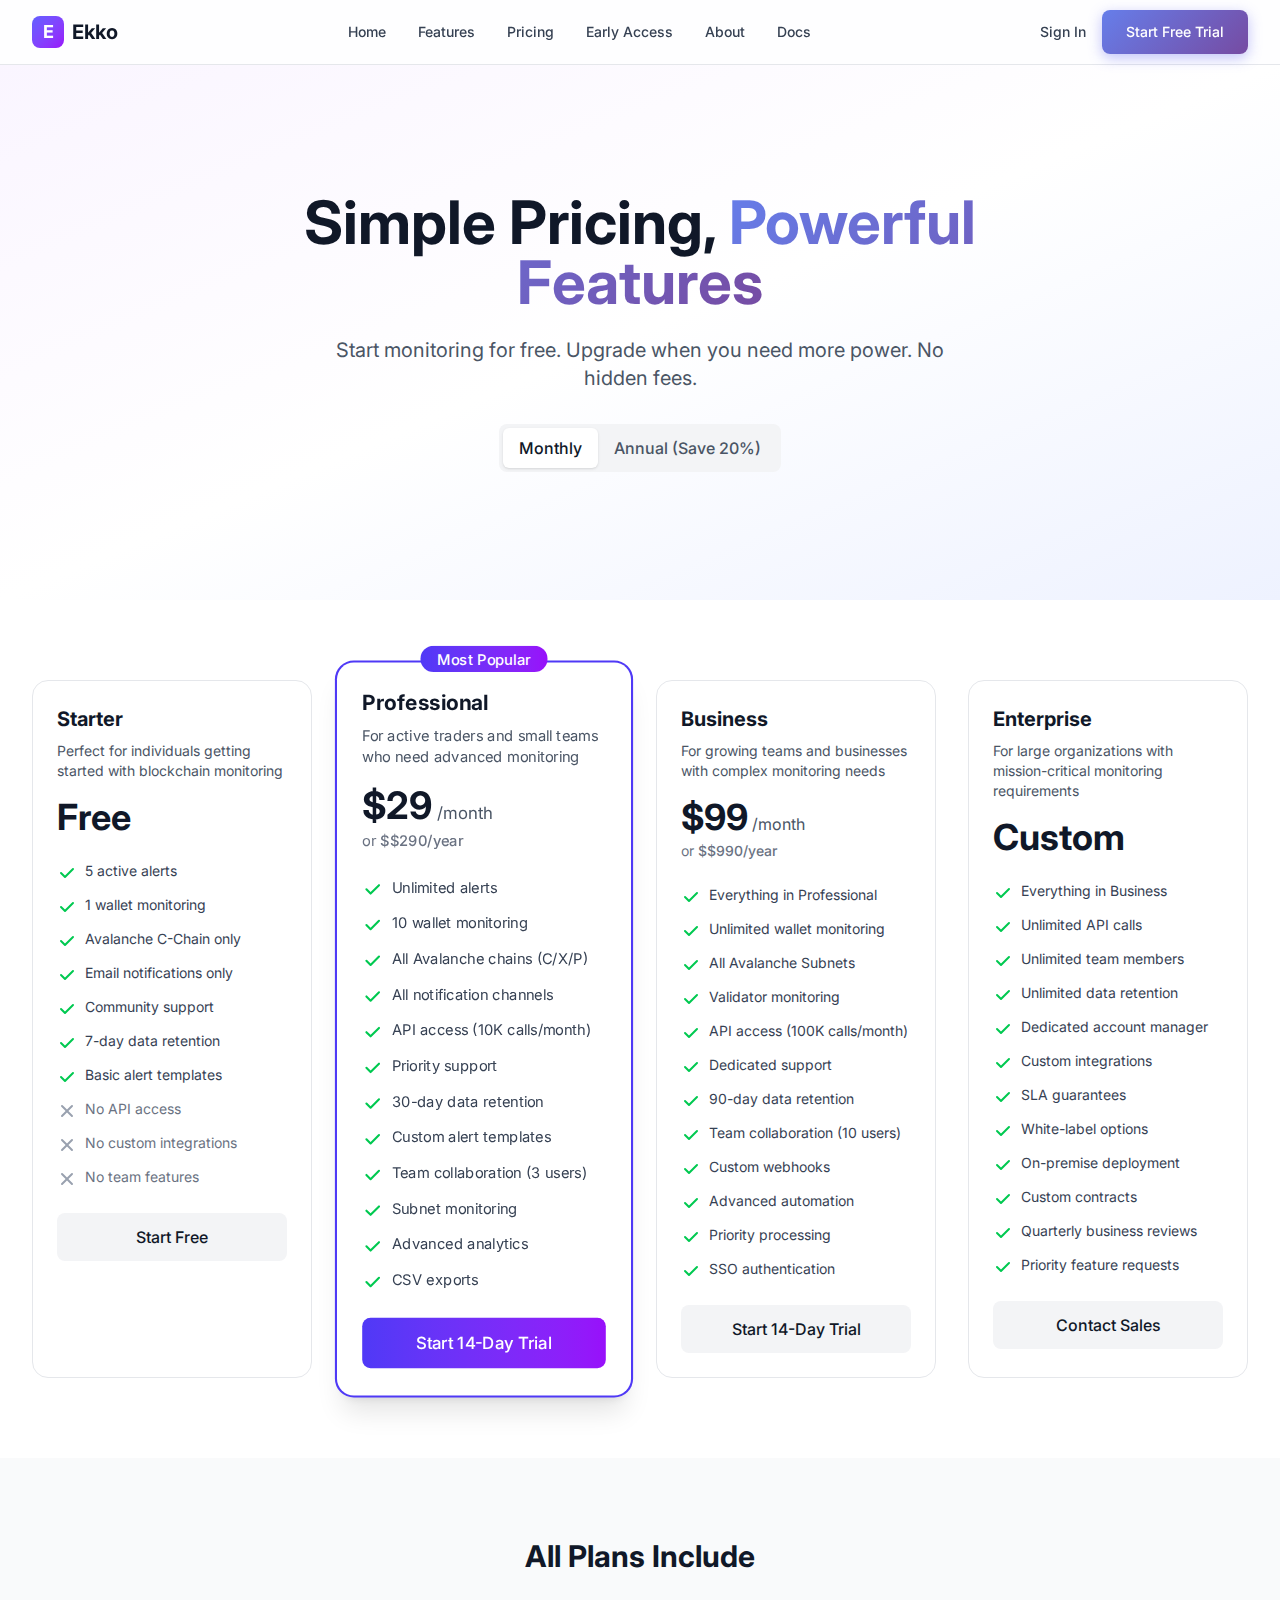
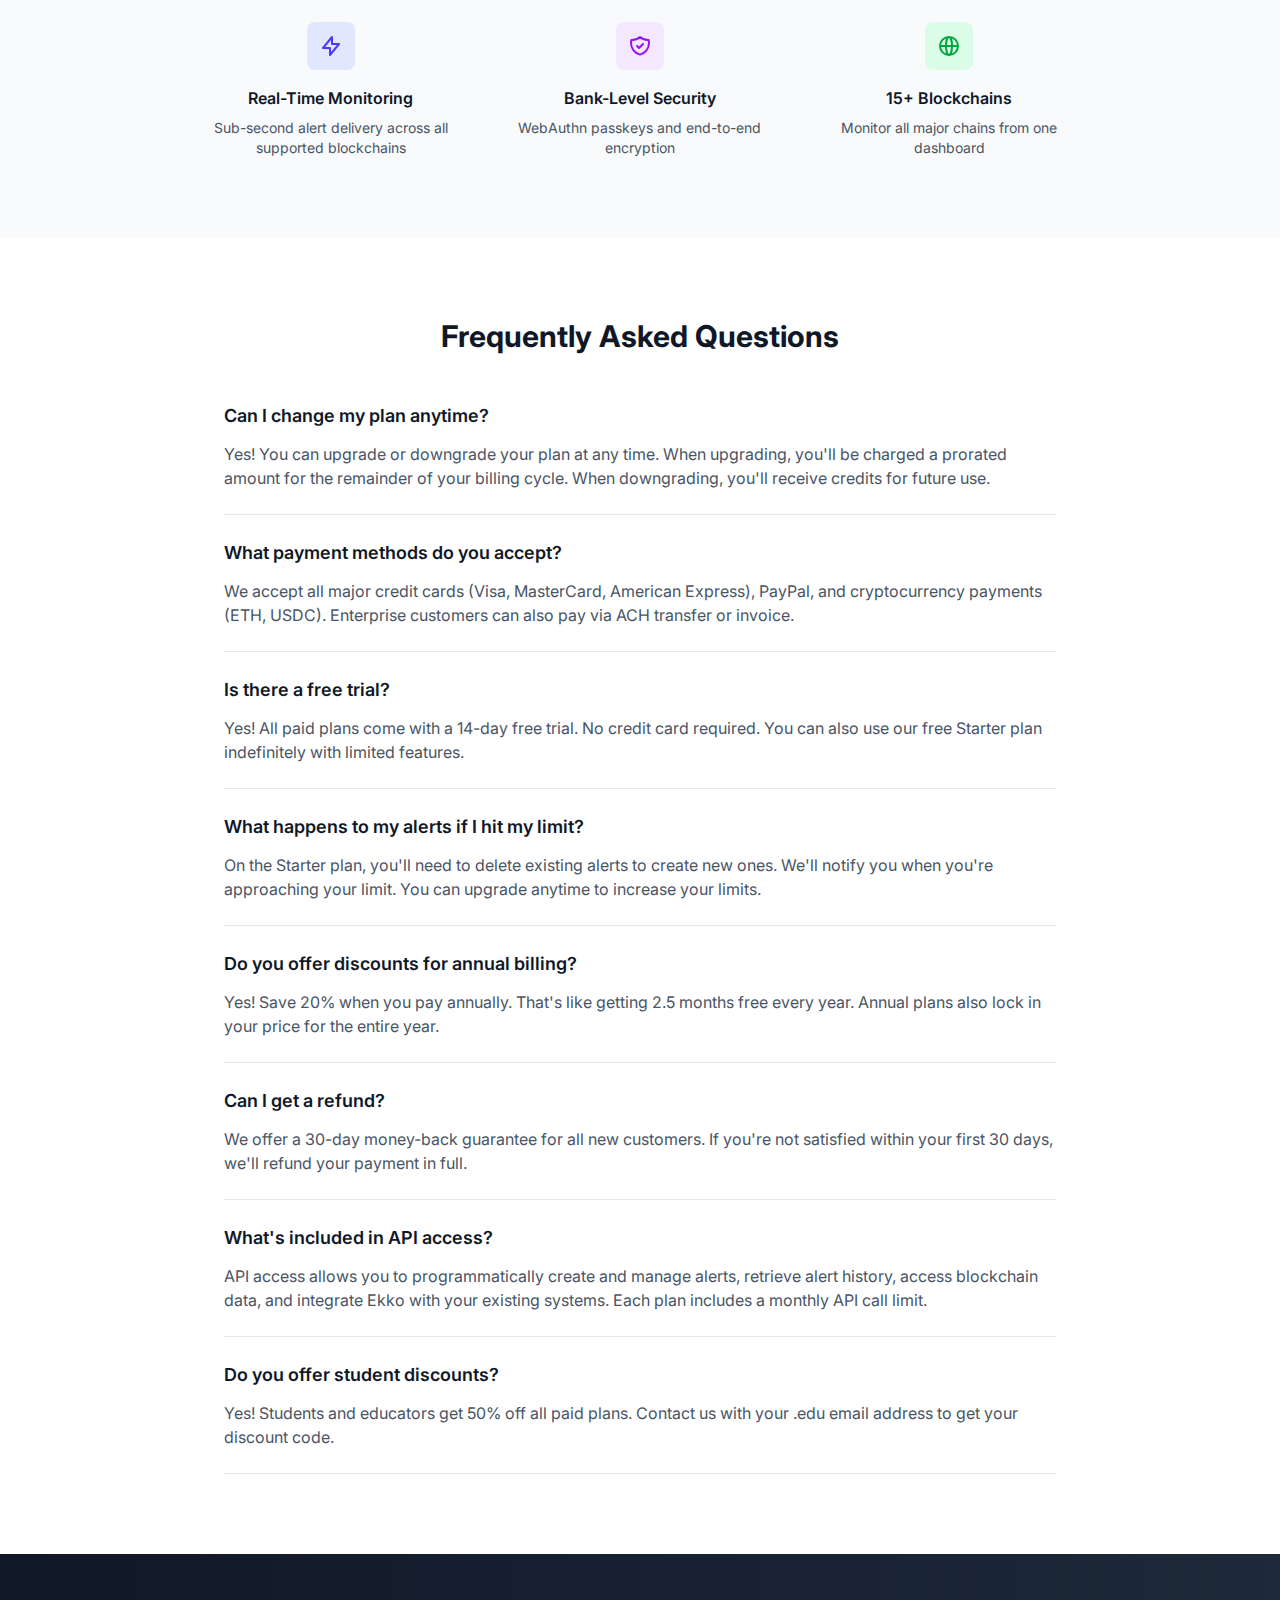
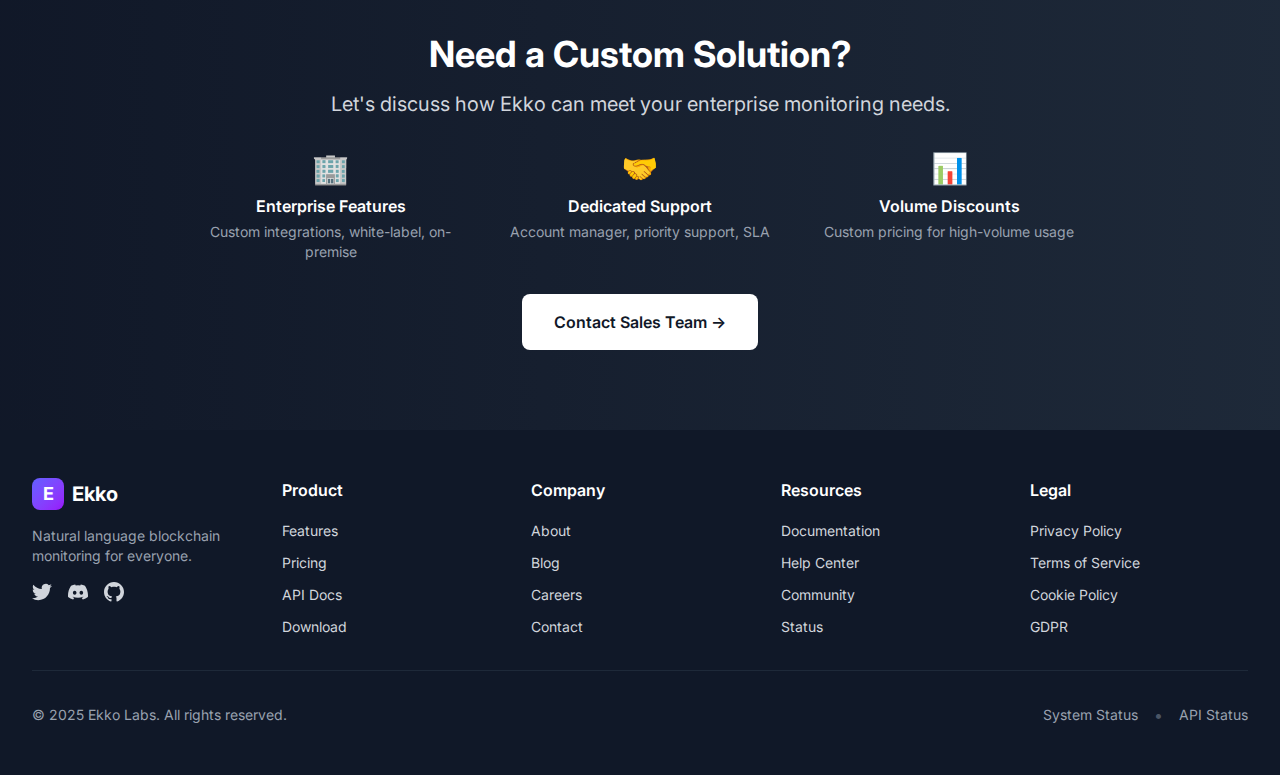
<file: pricing/index.html>
<!DOCTYPE html><html lang="en" data-astro-cid-37fxchfa> <head><meta charset="UTF-8"><meta name="viewport" content="width=device-width, initial-scale=1.0"><link rel="icon" type="image/svg+xml" href="/favicon.svg"><!-- Primary Meta Tags --><title>Pricing - Ekko Blockchain Monitoring</title><meta name="title" content="Pricing - Ekko Blockchain Monitoring"><meta name="description" content="Simple, transparent pricing for blockchain monitoring. Start free and scale as you grow."><link rel="canonical" href="https://ekko.zone/pricing/"><!-- Open Graph / Facebook --><meta property="og:type" content="website"><meta property="og:url" content="https://ekko.zone/pricing/"><meta property="og:title" content="Pricing - Ekko Blockchain Monitoring"><meta property="og:description" content="Simple, transparent pricing for blockchain monitoring. Start free and scale as you grow."><meta property="og:image" content="https://ekko.zone/og-image.png"><!-- Twitter --><meta property="twitter:card" content="summary_large_image"><meta property="twitter:url" content="https://ekko.zone/pricing/"><meta property="twitter:title" content="Pricing - Ekko Blockchain Monitoring"><meta property="twitter:description" content="Simple, transparent pricing for blockchain monitoring. Start free and scale as you grow."><meta property="twitter:image" content="https://ekko.zone/og-image.png"><!-- PWA --><link rel="manifest" href="/manifest.json"><meta name="theme-color" content="#6366f1"><!-- Fonts --><link rel="preconnect" href="https://fonts.googleapis.com"><link rel="preconnect" href="https://fonts.gstatic.com" crossorigin><link href="https://fonts.googleapis.com/css2?family=Inter:wght@400;500;600;700;800&display=swap" rel="stylesheet"><link rel="stylesheet" href="/_astro/about.xzm2Ujv8.css"></head> <body class="min-h-screen bg-slate-50 font-sans" data-astro-cid-37fxchfa>  <header class="fixed top-0 w-full z-50 bg-white/80 backdrop-blur-md border-b border-gray-200"> <nav class="container mx-auto px-4 sm:px-6 lg:px-8"> <div class="flex items-center justify-between h-16"> <!-- Logo --> <a href="/" class="flex items-center space-x-2"> <div class="w-8 h-8 bg-gradient-to-br from-indigo-500 to-purple-600 rounded-lg flex items-center justify-center"> <span class="text-white font-bold text-lg">E</span> </div> <span class="font-bold text-xl text-gray-900">Ekko</span> </a> <!-- Desktop Navigation --> <div class="hidden md:flex items-center space-x-8"> <a href="/" class="text-sm font-medium transition-colors hover:text-indigo-600 text-gray-700"> Home </a><a href="/features" class="text-sm font-medium transition-colors hover:text-indigo-600 text-gray-700"> Features </a><a href="/pricing" class="text-sm font-medium transition-colors hover:text-indigo-600 text-gray-700"> Pricing </a><a href="/mint" class="text-sm font-medium transition-colors hover:text-indigo-600 text-gray-700"> Early Access </a><a href="/about" class="text-sm font-medium transition-colors hover:text-indigo-600 text-gray-700"> About </a><a href="/docs" class="text-sm font-medium transition-colors hover:text-indigo-600 text-gray-700"> Docs </a> </div> <!-- CTA Buttons --> <div class="hidden md:flex items-center space-x-4"> <a href="https://app.ekko.zone" class="text-sm font-medium text-gray-700 hover:text-indigo-600 transition-colors">
Sign In
</a> <a href="https://app.ekko.zone/signup" class="btn-primary text-sm">
Start Free Trial
</a> </div> <!-- Mobile Menu Button --> <button id="mobile-menu-button" class="md:hidden p-2 rounded-lg hover:bg-gray-100"> <svg class="w-6 h-6" fill="none" stroke="currentColor" viewBox="0 0 24 24"> <path stroke-linecap="round" stroke-linejoin="round" stroke-width="2" d="M4 6h16M4 12h16M4 18h16"></path> </svg> </button> </div> <!-- Mobile Navigation --> <div id="mobile-menu" class="hidden md:hidden py-4 border-t border-gray-200"> <a href="/" class="block py-2 text-sm font-medium transition-colors hover:text-indigo-600 text-gray-700"> Home </a><a href="/features" class="block py-2 text-sm font-medium transition-colors hover:text-indigo-600 text-gray-700"> Features </a><a href="/pricing" class="block py-2 text-sm font-medium transition-colors hover:text-indigo-600 text-gray-700"> Pricing </a><a href="/mint" class="block py-2 text-sm font-medium transition-colors hover:text-indigo-600 text-gray-700"> Early Access </a><a href="/about" class="block py-2 text-sm font-medium transition-colors hover:text-indigo-600 text-gray-700"> About </a><a href="/docs" class="block py-2 text-sm font-medium transition-colors hover:text-indigo-600 text-gray-700"> Docs </a> <div class="mt-4 pt-4 border-t border-gray-200 space-y-2"> <a href="https://app.ekko.zone" class="block text-sm font-medium text-gray-700 hover:text-indigo-600 transition-colors">
Sign In
</a> <a href="https://app.ekko.zone/signup" class="block btn-primary text-sm text-center">
Start Free Trial
</a> </div> </div> </nav> </header> <script type="module">const e=document.getElementById("mobile-menu-button"),t=document.getElementById("mobile-menu");e?.addEventListener("click",()=>{t?.classList.toggle("hidden")});</script> <main class="pt-16"> <!-- Hero Section --> <section class="relative overflow-hidden bg-gradient-to-br from-purple-50 via-white to-indigo-50 py-20 lg:py-32"> <div class="container mx-auto px-4 sm:px-6 lg:px-8"> <div class="text-center max-w-4xl mx-auto"> <h1 class="text-4xl md:text-5xl lg:text-6xl font-bold text-gray-900 mb-6">
Simple Pricing,
<span class="gradient-text"> Powerful Features</span> </h1> <p class="text-xl text-gray-600 mb-8 max-w-2xl mx-auto">
Start monitoring for free. Upgrade when you need more power. No hidden fees.
</p> <!-- Billing Toggle --> <div class="inline-flex items-center bg-gray-100 rounded-lg p-1"> <button class="px-4 py-2 rounded-md bg-white text-gray-900 font-medium shadow-sm">
Monthly
</button> <button class="px-4 py-2 rounded-md text-gray-600 font-medium">
Annual (Save 20%)
</button> </div> </div> </div> </section> <!-- Pricing Cards --> <section class="py-20 bg-white"> <div class="container mx-auto px-4 sm:px-6 lg:px-8"> <div class="grid md:grid-cols-2 lg:grid-cols-4 gap-8 max-w-7xl mx-auto"> <div class="relative bg-white rounded-2xl border border-gray-200">  <div class="p-6"> <h3 class="text-xl font-bold text-gray-900 mb-2">Starter</h3> <p class="text-sm text-gray-600 mb-4">Perfect for individuals getting started with blockchain monitoring</p> <div class="mb-6"> <span class="text-4xl font-bold text-gray-900">Free</span>   </div> <ul class="space-y-3 mb-6"> <li class="flex items-start gap-2"> <svg class="w-5 h-5 text-green-500 flex-shrink-0 mt-0.5" fill="currentColor" viewBox="0 0 20 20"> <path fill-rule="evenodd" d="M16.707 5.293a1 1 0 010 1.414l-8 8a1 1 0 01-1.414 0l-4-4a1 1 0 011.414-1.414L8 12.586l7.293-7.293a1 1 0 011.414 0z" clip-rule="evenodd"></path> </svg> <span class="text-sm text-gray-700">5 active alerts</span> </li><li class="flex items-start gap-2"> <svg class="w-5 h-5 text-green-500 flex-shrink-0 mt-0.5" fill="currentColor" viewBox="0 0 20 20"> <path fill-rule="evenodd" d="M16.707 5.293a1 1 0 010 1.414l-8 8a1 1 0 01-1.414 0l-4-4a1 1 0 011.414-1.414L8 12.586l7.293-7.293a1 1 0 011.414 0z" clip-rule="evenodd"></path> </svg> <span class="text-sm text-gray-700">1 wallet monitoring</span> </li><li class="flex items-start gap-2"> <svg class="w-5 h-5 text-green-500 flex-shrink-0 mt-0.5" fill="currentColor" viewBox="0 0 20 20"> <path fill-rule="evenodd" d="M16.707 5.293a1 1 0 010 1.414l-8 8a1 1 0 01-1.414 0l-4-4a1 1 0 011.414-1.414L8 12.586l7.293-7.293a1 1 0 011.414 0z" clip-rule="evenodd"></path> </svg> <span class="text-sm text-gray-700">Avalanche C-Chain only</span> </li><li class="flex items-start gap-2"> <svg class="w-5 h-5 text-green-500 flex-shrink-0 mt-0.5" fill="currentColor" viewBox="0 0 20 20"> <path fill-rule="evenodd" d="M16.707 5.293a1 1 0 010 1.414l-8 8a1 1 0 01-1.414 0l-4-4a1 1 0 011.414-1.414L8 12.586l7.293-7.293a1 1 0 011.414 0z" clip-rule="evenodd"></path> </svg> <span class="text-sm text-gray-700">Email notifications only</span> </li><li class="flex items-start gap-2"> <svg class="w-5 h-5 text-green-500 flex-shrink-0 mt-0.5" fill="currentColor" viewBox="0 0 20 20"> <path fill-rule="evenodd" d="M16.707 5.293a1 1 0 010 1.414l-8 8a1 1 0 01-1.414 0l-4-4a1 1 0 011.414-1.414L8 12.586l7.293-7.293a1 1 0 011.414 0z" clip-rule="evenodd"></path> </svg> <span class="text-sm text-gray-700">Community support</span> </li><li class="flex items-start gap-2"> <svg class="w-5 h-5 text-green-500 flex-shrink-0 mt-0.5" fill="currentColor" viewBox="0 0 20 20"> <path fill-rule="evenodd" d="M16.707 5.293a1 1 0 010 1.414l-8 8a1 1 0 01-1.414 0l-4-4a1 1 0 011.414-1.414L8 12.586l7.293-7.293a1 1 0 011.414 0z" clip-rule="evenodd"></path> </svg> <span class="text-sm text-gray-700">7-day data retention</span> </li><li class="flex items-start gap-2"> <svg class="w-5 h-5 text-green-500 flex-shrink-0 mt-0.5" fill="currentColor" viewBox="0 0 20 20"> <path fill-rule="evenodd" d="M16.707 5.293a1 1 0 010 1.414l-8 8a1 1 0 01-1.414 0l-4-4a1 1 0 011.414-1.414L8 12.586l7.293-7.293a1 1 0 011.414 0z" clip-rule="evenodd"></path> </svg> <span class="text-sm text-gray-700">Basic alert templates</span> </li> <li class="flex items-start gap-2"> <svg class="w-5 h-5 text-gray-400 flex-shrink-0 mt-0.5" fill="currentColor" viewBox="0 0 20 20"> <path fill-rule="evenodd" d="M4.293 4.293a1 1 0 011.414 0L10 8.586l4.293-4.293a1 1 0 111.414 1.414L11.414 10l4.293 4.293a1 1 0 01-1.414 1.414L10 11.414l-4.293 4.293a1 1 0 01-1.414-1.414L8.586 10 4.293 5.707a1 1 0 010-1.414z" clip-rule="evenodd"></path> </svg> <span class="text-sm text-gray-500">No API access</span> </li><li class="flex items-start gap-2"> <svg class="w-5 h-5 text-gray-400 flex-shrink-0 mt-0.5" fill="currentColor" viewBox="0 0 20 20"> <path fill-rule="evenodd" d="M4.293 4.293a1 1 0 011.414 0L10 8.586l4.293-4.293a1 1 0 111.414 1.414L11.414 10l4.293 4.293a1 1 0 01-1.414 1.414L10 11.414l-4.293 4.293a1 1 0 01-1.414-1.414L8.586 10 4.293 5.707a1 1 0 010-1.414z" clip-rule="evenodd"></path> </svg> <span class="text-sm text-gray-500">No custom integrations</span> </li><li class="flex items-start gap-2"> <svg class="w-5 h-5 text-gray-400 flex-shrink-0 mt-0.5" fill="currentColor" viewBox="0 0 20 20"> <path fill-rule="evenodd" d="M4.293 4.293a1 1 0 011.414 0L10 8.586l4.293-4.293a1 1 0 111.414 1.414L11.414 10l4.293 4.293a1 1 0 01-1.414 1.414L10 11.414l-4.293 4.293a1 1 0 01-1.414-1.414L8.586 10 4.293 5.707a1 1 0 010-1.414z" clip-rule="evenodd"></path> </svg> <span class="text-sm text-gray-500">No team features</span> </li> </ul> <a href="https://app.ekko.zone/signup" class="block text-center py-3 px-6 rounded-lg font-medium transition-all bg-gray-100 text-gray-900 hover:bg-gray-200"> Start Free </a> </div> </div><div class="relative bg-white rounded-2xl ring-2 ring-indigo-600 scale-105 shadow-xl"> <div class="absolute -top-4 left-1/2 transform -translate-x-1/2"> <span class="bg-gradient-to-r from-indigo-600 to-purple-600 text-white px-4 py-1 rounded-full text-sm font-medium"> Most Popular </span> </div> <div class="p-6"> <h3 class="text-xl font-bold text-gray-900 mb-2">Professional</h3> <p class="text-sm text-gray-600 mb-4">For active traders and small teams who need advanced monitoring</p> <div class="mb-6"> <span class="text-4xl font-bold text-gray-900">$29</span> <span class="text-gray-600">/month</span> <p class="text-sm text-gray-500 mt-1">
or <span class="font-medium">$$290/year</span> </p> </div> <ul class="space-y-3 mb-6"> <li class="flex items-start gap-2"> <svg class="w-5 h-5 text-green-500 flex-shrink-0 mt-0.5" fill="currentColor" viewBox="0 0 20 20"> <path fill-rule="evenodd" d="M16.707 5.293a1 1 0 010 1.414l-8 8a1 1 0 01-1.414 0l-4-4a1 1 0 011.414-1.414L8 12.586l7.293-7.293a1 1 0 011.414 0z" clip-rule="evenodd"></path> </svg> <span class="text-sm text-gray-700">Unlimited alerts</span> </li><li class="flex items-start gap-2"> <svg class="w-5 h-5 text-green-500 flex-shrink-0 mt-0.5" fill="currentColor" viewBox="0 0 20 20"> <path fill-rule="evenodd" d="M16.707 5.293a1 1 0 010 1.414l-8 8a1 1 0 01-1.414 0l-4-4a1 1 0 011.414-1.414L8 12.586l7.293-7.293a1 1 0 011.414 0z" clip-rule="evenodd"></path> </svg> <span class="text-sm text-gray-700">10 wallet monitoring</span> </li><li class="flex items-start gap-2"> <svg class="w-5 h-5 text-green-500 flex-shrink-0 mt-0.5" fill="currentColor" viewBox="0 0 20 20"> <path fill-rule="evenodd" d="M16.707 5.293a1 1 0 010 1.414l-8 8a1 1 0 01-1.414 0l-4-4a1 1 0 011.414-1.414L8 12.586l7.293-7.293a1 1 0 011.414 0z" clip-rule="evenodd"></path> </svg> <span class="text-sm text-gray-700">All Avalanche chains (C/X/P)</span> </li><li class="flex items-start gap-2"> <svg class="w-5 h-5 text-green-500 flex-shrink-0 mt-0.5" fill="currentColor" viewBox="0 0 20 20"> <path fill-rule="evenodd" d="M16.707 5.293a1 1 0 010 1.414l-8 8a1 1 0 01-1.414 0l-4-4a1 1 0 011.414-1.414L8 12.586l7.293-7.293a1 1 0 011.414 0z" clip-rule="evenodd"></path> </svg> <span class="text-sm text-gray-700">All notification channels</span> </li><li class="flex items-start gap-2"> <svg class="w-5 h-5 text-green-500 flex-shrink-0 mt-0.5" fill="currentColor" viewBox="0 0 20 20"> <path fill-rule="evenodd" d="M16.707 5.293a1 1 0 010 1.414l-8 8a1 1 0 01-1.414 0l-4-4a1 1 0 011.414-1.414L8 12.586l7.293-7.293a1 1 0 011.414 0z" clip-rule="evenodd"></path> </svg> <span class="text-sm text-gray-700">API access (10K calls/month)</span> </li><li class="flex items-start gap-2"> <svg class="w-5 h-5 text-green-500 flex-shrink-0 mt-0.5" fill="currentColor" viewBox="0 0 20 20"> <path fill-rule="evenodd" d="M16.707 5.293a1 1 0 010 1.414l-8 8a1 1 0 01-1.414 0l-4-4a1 1 0 011.414-1.414L8 12.586l7.293-7.293a1 1 0 011.414 0z" clip-rule="evenodd"></path> </svg> <span class="text-sm text-gray-700">Priority support</span> </li><li class="flex items-start gap-2"> <svg class="w-5 h-5 text-green-500 flex-shrink-0 mt-0.5" fill="currentColor" viewBox="0 0 20 20"> <path fill-rule="evenodd" d="M16.707 5.293a1 1 0 010 1.414l-8 8a1 1 0 01-1.414 0l-4-4a1 1 0 011.414-1.414L8 12.586l7.293-7.293a1 1 0 011.414 0z" clip-rule="evenodd"></path> </svg> <span class="text-sm text-gray-700">30-day data retention</span> </li><li class="flex items-start gap-2"> <svg class="w-5 h-5 text-green-500 flex-shrink-0 mt-0.5" fill="currentColor" viewBox="0 0 20 20"> <path fill-rule="evenodd" d="M16.707 5.293a1 1 0 010 1.414l-8 8a1 1 0 01-1.414 0l-4-4a1 1 0 011.414-1.414L8 12.586l7.293-7.293a1 1 0 011.414 0z" clip-rule="evenodd"></path> </svg> <span class="text-sm text-gray-700">Custom alert templates</span> </li><li class="flex items-start gap-2"> <svg class="w-5 h-5 text-green-500 flex-shrink-0 mt-0.5" fill="currentColor" viewBox="0 0 20 20"> <path fill-rule="evenodd" d="M16.707 5.293a1 1 0 010 1.414l-8 8a1 1 0 01-1.414 0l-4-4a1 1 0 011.414-1.414L8 12.586l7.293-7.293a1 1 0 011.414 0z" clip-rule="evenodd"></path> </svg> <span class="text-sm text-gray-700">Team collaboration (3 users)</span> </li><li class="flex items-start gap-2"> <svg class="w-5 h-5 text-green-500 flex-shrink-0 mt-0.5" fill="currentColor" viewBox="0 0 20 20"> <path fill-rule="evenodd" d="M16.707 5.293a1 1 0 010 1.414l-8 8a1 1 0 01-1.414 0l-4-4a1 1 0 011.414-1.414L8 12.586l7.293-7.293a1 1 0 011.414 0z" clip-rule="evenodd"></path> </svg> <span class="text-sm text-gray-700">Subnet monitoring</span> </li><li class="flex items-start gap-2"> <svg class="w-5 h-5 text-green-500 flex-shrink-0 mt-0.5" fill="currentColor" viewBox="0 0 20 20"> <path fill-rule="evenodd" d="M16.707 5.293a1 1 0 010 1.414l-8 8a1 1 0 01-1.414 0l-4-4a1 1 0 011.414-1.414L8 12.586l7.293-7.293a1 1 0 011.414 0z" clip-rule="evenodd"></path> </svg> <span class="text-sm text-gray-700">Advanced analytics</span> </li><li class="flex items-start gap-2"> <svg class="w-5 h-5 text-green-500 flex-shrink-0 mt-0.5" fill="currentColor" viewBox="0 0 20 20"> <path fill-rule="evenodd" d="M16.707 5.293a1 1 0 010 1.414l-8 8a1 1 0 01-1.414 0l-4-4a1 1 0 011.414-1.414L8 12.586l7.293-7.293a1 1 0 011.414 0z" clip-rule="evenodd"></path> </svg> <span class="text-sm text-gray-700">CSV exports</span> </li>  </ul> <a href="https://app.ekko.zone/signup?plan=professional" class="block text-center py-3 px-6 rounded-lg font-medium transition-all bg-gradient-to-r from-indigo-600 to-purple-600 text-white hover:from-indigo-700 hover:to-purple-700"> Start 14-Day Trial </a> </div> </div><div class="relative bg-white rounded-2xl border border-gray-200">  <div class="p-6"> <h3 class="text-xl font-bold text-gray-900 mb-2">Business</h3> <p class="text-sm text-gray-600 mb-4">For growing teams and businesses with complex monitoring needs</p> <div class="mb-6"> <span class="text-4xl font-bold text-gray-900">$99</span> <span class="text-gray-600">/month</span> <p class="text-sm text-gray-500 mt-1">
or <span class="font-medium">$$990/year</span> </p> </div> <ul class="space-y-3 mb-6"> <li class="flex items-start gap-2"> <svg class="w-5 h-5 text-green-500 flex-shrink-0 mt-0.5" fill="currentColor" viewBox="0 0 20 20"> <path fill-rule="evenodd" d="M16.707 5.293a1 1 0 010 1.414l-8 8a1 1 0 01-1.414 0l-4-4a1 1 0 011.414-1.414L8 12.586l7.293-7.293a1 1 0 011.414 0z" clip-rule="evenodd"></path> </svg> <span class="text-sm text-gray-700">Everything in Professional</span> </li><li class="flex items-start gap-2"> <svg class="w-5 h-5 text-green-500 flex-shrink-0 mt-0.5" fill="currentColor" viewBox="0 0 20 20"> <path fill-rule="evenodd" d="M16.707 5.293a1 1 0 010 1.414l-8 8a1 1 0 01-1.414 0l-4-4a1 1 0 011.414-1.414L8 12.586l7.293-7.293a1 1 0 011.414 0z" clip-rule="evenodd"></path> </svg> <span class="text-sm text-gray-700">Unlimited wallet monitoring</span> </li><li class="flex items-start gap-2"> <svg class="w-5 h-5 text-green-500 flex-shrink-0 mt-0.5" fill="currentColor" viewBox="0 0 20 20"> <path fill-rule="evenodd" d="M16.707 5.293a1 1 0 010 1.414l-8 8a1 1 0 01-1.414 0l-4-4a1 1 0 011.414-1.414L8 12.586l7.293-7.293a1 1 0 011.414 0z" clip-rule="evenodd"></path> </svg> <span class="text-sm text-gray-700">All Avalanche Subnets</span> </li><li class="flex items-start gap-2"> <svg class="w-5 h-5 text-green-500 flex-shrink-0 mt-0.5" fill="currentColor" viewBox="0 0 20 20"> <path fill-rule="evenodd" d="M16.707 5.293a1 1 0 010 1.414l-8 8a1 1 0 01-1.414 0l-4-4a1 1 0 011.414-1.414L8 12.586l7.293-7.293a1 1 0 011.414 0z" clip-rule="evenodd"></path> </svg> <span class="text-sm text-gray-700">Validator monitoring</span> </li><li class="flex items-start gap-2"> <svg class="w-5 h-5 text-green-500 flex-shrink-0 mt-0.5" fill="currentColor" viewBox="0 0 20 20"> <path fill-rule="evenodd" d="M16.707 5.293a1 1 0 010 1.414l-8 8a1 1 0 01-1.414 0l-4-4a1 1 0 011.414-1.414L8 12.586l7.293-7.293a1 1 0 011.414 0z" clip-rule="evenodd"></path> </svg> <span class="text-sm text-gray-700">API access (100K calls/month)</span> </li><li class="flex items-start gap-2"> <svg class="w-5 h-5 text-green-500 flex-shrink-0 mt-0.5" fill="currentColor" viewBox="0 0 20 20"> <path fill-rule="evenodd" d="M16.707 5.293a1 1 0 010 1.414l-8 8a1 1 0 01-1.414 0l-4-4a1 1 0 011.414-1.414L8 12.586l7.293-7.293a1 1 0 011.414 0z" clip-rule="evenodd"></path> </svg> <span class="text-sm text-gray-700">Dedicated support</span> </li><li class="flex items-start gap-2"> <svg class="w-5 h-5 text-green-500 flex-shrink-0 mt-0.5" fill="currentColor" viewBox="0 0 20 20"> <path fill-rule="evenodd" d="M16.707 5.293a1 1 0 010 1.414l-8 8a1 1 0 01-1.414 0l-4-4a1 1 0 011.414-1.414L8 12.586l7.293-7.293a1 1 0 011.414 0z" clip-rule="evenodd"></path> </svg> <span class="text-sm text-gray-700">90-day data retention</span> </li><li class="flex items-start gap-2"> <svg class="w-5 h-5 text-green-500 flex-shrink-0 mt-0.5" fill="currentColor" viewBox="0 0 20 20"> <path fill-rule="evenodd" d="M16.707 5.293a1 1 0 010 1.414l-8 8a1 1 0 01-1.414 0l-4-4a1 1 0 011.414-1.414L8 12.586l7.293-7.293a1 1 0 011.414 0z" clip-rule="evenodd"></path> </svg> <span class="text-sm text-gray-700">Team collaboration (10 users)</span> </li><li class="flex items-start gap-2"> <svg class="w-5 h-5 text-green-500 flex-shrink-0 mt-0.5" fill="currentColor" viewBox="0 0 20 20"> <path fill-rule="evenodd" d="M16.707 5.293a1 1 0 010 1.414l-8 8a1 1 0 01-1.414 0l-4-4a1 1 0 011.414-1.414L8 12.586l7.293-7.293a1 1 0 011.414 0z" clip-rule="evenodd"></path> </svg> <span class="text-sm text-gray-700">Custom webhooks</span> </li><li class="flex items-start gap-2"> <svg class="w-5 h-5 text-green-500 flex-shrink-0 mt-0.5" fill="currentColor" viewBox="0 0 20 20"> <path fill-rule="evenodd" d="M16.707 5.293a1 1 0 010 1.414l-8 8a1 1 0 01-1.414 0l-4-4a1 1 0 011.414-1.414L8 12.586l7.293-7.293a1 1 0 011.414 0z" clip-rule="evenodd"></path> </svg> <span class="text-sm text-gray-700">Advanced automation</span> </li><li class="flex items-start gap-2"> <svg class="w-5 h-5 text-green-500 flex-shrink-0 mt-0.5" fill="currentColor" viewBox="0 0 20 20"> <path fill-rule="evenodd" d="M16.707 5.293a1 1 0 010 1.414l-8 8a1 1 0 01-1.414 0l-4-4a1 1 0 011.414-1.414L8 12.586l7.293-7.293a1 1 0 011.414 0z" clip-rule="evenodd"></path> </svg> <span class="text-sm text-gray-700">Priority processing</span> </li><li class="flex items-start gap-2"> <svg class="w-5 h-5 text-green-500 flex-shrink-0 mt-0.5" fill="currentColor" viewBox="0 0 20 20"> <path fill-rule="evenodd" d="M16.707 5.293a1 1 0 010 1.414l-8 8a1 1 0 01-1.414 0l-4-4a1 1 0 011.414-1.414L8 12.586l7.293-7.293a1 1 0 011.414 0z" clip-rule="evenodd"></path> </svg> <span class="text-sm text-gray-700">SSO authentication</span> </li>  </ul> <a href="https://app.ekko.zone/signup?plan=business" class="block text-center py-3 px-6 rounded-lg font-medium transition-all bg-gray-100 text-gray-900 hover:bg-gray-200"> Start 14-Day Trial </a> </div> </div><div class="relative bg-white rounded-2xl border border-gray-200">  <div class="p-6"> <h3 class="text-xl font-bold text-gray-900 mb-2">Enterprise</h3> <p class="text-sm text-gray-600 mb-4">For large organizations with mission-critical monitoring requirements</p> <div class="mb-6"> <span class="text-4xl font-bold text-gray-900">Custom</span>   </div> <ul class="space-y-3 mb-6"> <li class="flex items-start gap-2"> <svg class="w-5 h-5 text-green-500 flex-shrink-0 mt-0.5" fill="currentColor" viewBox="0 0 20 20"> <path fill-rule="evenodd" d="M16.707 5.293a1 1 0 010 1.414l-8 8a1 1 0 01-1.414 0l-4-4a1 1 0 011.414-1.414L8 12.586l7.293-7.293a1 1 0 011.414 0z" clip-rule="evenodd"></path> </svg> <span class="text-sm text-gray-700">Everything in Business</span> </li><li class="flex items-start gap-2"> <svg class="w-5 h-5 text-green-500 flex-shrink-0 mt-0.5" fill="currentColor" viewBox="0 0 20 20"> <path fill-rule="evenodd" d="M16.707 5.293a1 1 0 010 1.414l-8 8a1 1 0 01-1.414 0l-4-4a1 1 0 011.414-1.414L8 12.586l7.293-7.293a1 1 0 011.414 0z" clip-rule="evenodd"></path> </svg> <span class="text-sm text-gray-700">Unlimited API calls</span> </li><li class="flex items-start gap-2"> <svg class="w-5 h-5 text-green-500 flex-shrink-0 mt-0.5" fill="currentColor" viewBox="0 0 20 20"> <path fill-rule="evenodd" d="M16.707 5.293a1 1 0 010 1.414l-8 8a1 1 0 01-1.414 0l-4-4a1 1 0 011.414-1.414L8 12.586l7.293-7.293a1 1 0 011.414 0z" clip-rule="evenodd"></path> </svg> <span class="text-sm text-gray-700">Unlimited team members</span> </li><li class="flex items-start gap-2"> <svg class="w-5 h-5 text-green-500 flex-shrink-0 mt-0.5" fill="currentColor" viewBox="0 0 20 20"> <path fill-rule="evenodd" d="M16.707 5.293a1 1 0 010 1.414l-8 8a1 1 0 01-1.414 0l-4-4a1 1 0 011.414-1.414L8 12.586l7.293-7.293a1 1 0 011.414 0z" clip-rule="evenodd"></path> </svg> <span class="text-sm text-gray-700">Unlimited data retention</span> </li><li class="flex items-start gap-2"> <svg class="w-5 h-5 text-green-500 flex-shrink-0 mt-0.5" fill="currentColor" viewBox="0 0 20 20"> <path fill-rule="evenodd" d="M16.707 5.293a1 1 0 010 1.414l-8 8a1 1 0 01-1.414 0l-4-4a1 1 0 011.414-1.414L8 12.586l7.293-7.293a1 1 0 011.414 0z" clip-rule="evenodd"></path> </svg> <span class="text-sm text-gray-700">Dedicated account manager</span> </li><li class="flex items-start gap-2"> <svg class="w-5 h-5 text-green-500 flex-shrink-0 mt-0.5" fill="currentColor" viewBox="0 0 20 20"> <path fill-rule="evenodd" d="M16.707 5.293a1 1 0 010 1.414l-8 8a1 1 0 01-1.414 0l-4-4a1 1 0 011.414-1.414L8 12.586l7.293-7.293a1 1 0 011.414 0z" clip-rule="evenodd"></path> </svg> <span class="text-sm text-gray-700">Custom integrations</span> </li><li class="flex items-start gap-2"> <svg class="w-5 h-5 text-green-500 flex-shrink-0 mt-0.5" fill="currentColor" viewBox="0 0 20 20"> <path fill-rule="evenodd" d="M16.707 5.293a1 1 0 010 1.414l-8 8a1 1 0 01-1.414 0l-4-4a1 1 0 011.414-1.414L8 12.586l7.293-7.293a1 1 0 011.414 0z" clip-rule="evenodd"></path> </svg> <span class="text-sm text-gray-700">SLA guarantees</span> </li><li class="flex items-start gap-2"> <svg class="w-5 h-5 text-green-500 flex-shrink-0 mt-0.5" fill="currentColor" viewBox="0 0 20 20"> <path fill-rule="evenodd" d="M16.707 5.293a1 1 0 010 1.414l-8 8a1 1 0 01-1.414 0l-4-4a1 1 0 011.414-1.414L8 12.586l7.293-7.293a1 1 0 011.414 0z" clip-rule="evenodd"></path> </svg> <span class="text-sm text-gray-700">White-label options</span> </li><li class="flex items-start gap-2"> <svg class="w-5 h-5 text-green-500 flex-shrink-0 mt-0.5" fill="currentColor" viewBox="0 0 20 20"> <path fill-rule="evenodd" d="M16.707 5.293a1 1 0 010 1.414l-8 8a1 1 0 01-1.414 0l-4-4a1 1 0 011.414-1.414L8 12.586l7.293-7.293a1 1 0 011.414 0z" clip-rule="evenodd"></path> </svg> <span class="text-sm text-gray-700">On-premise deployment</span> </li><li class="flex items-start gap-2"> <svg class="w-5 h-5 text-green-500 flex-shrink-0 mt-0.5" fill="currentColor" viewBox="0 0 20 20"> <path fill-rule="evenodd" d="M16.707 5.293a1 1 0 010 1.414l-8 8a1 1 0 01-1.414 0l-4-4a1 1 0 011.414-1.414L8 12.586l7.293-7.293a1 1 0 011.414 0z" clip-rule="evenodd"></path> </svg> <span class="text-sm text-gray-700">Custom contracts</span> </li><li class="flex items-start gap-2"> <svg class="w-5 h-5 text-green-500 flex-shrink-0 mt-0.5" fill="currentColor" viewBox="0 0 20 20"> <path fill-rule="evenodd" d="M16.707 5.293a1 1 0 010 1.414l-8 8a1 1 0 01-1.414 0l-4-4a1 1 0 011.414-1.414L8 12.586l7.293-7.293a1 1 0 011.414 0z" clip-rule="evenodd"></path> </svg> <span class="text-sm text-gray-700">Quarterly business reviews</span> </li><li class="flex items-start gap-2"> <svg class="w-5 h-5 text-green-500 flex-shrink-0 mt-0.5" fill="currentColor" viewBox="0 0 20 20"> <path fill-rule="evenodd" d="M16.707 5.293a1 1 0 010 1.414l-8 8a1 1 0 01-1.414 0l-4-4a1 1 0 011.414-1.414L8 12.586l7.293-7.293a1 1 0 011.414 0z" clip-rule="evenodd"></path> </svg> <span class="text-sm text-gray-700">Priority feature requests</span> </li>  </ul> <a href="#contact" class="block text-center py-3 px-6 rounded-lg font-medium transition-all bg-gray-100 text-gray-900 hover:bg-gray-200"> Contact Sales </a> </div> </div> </div> </div> </section> <!-- Features Comparison --> <section class="py-20 bg-gray-50"> <div class="container mx-auto px-4 sm:px-6 lg:px-8"> <div class="text-center mb-12"> <h2 class="text-3xl font-bold text-gray-900 mb-4">All Plans Include</h2> </div> <div class="grid md:grid-cols-3 gap-8 max-w-4xl mx-auto"> <div class="text-center"> <div class="w-12 h-12 bg-indigo-100 rounded-lg flex items-center justify-center mx-auto mb-4"> <svg class="w-6 h-6 text-indigo-600" fill="none" stroke="currentColor" viewBox="0 0 24 24"> <path stroke-linecap="round" stroke-linejoin="round" stroke-width="2" d="M13 10V3L4 14h7v7l9-11h-7z"></path> </svg> </div> <h3 class="font-semibold text-gray-900 mb-2">Real-Time Monitoring</h3> <p class="text-sm text-gray-600">Sub-second alert delivery across all supported blockchains</p> </div> <div class="text-center"> <div class="w-12 h-12 bg-purple-100 rounded-lg flex items-center justify-center mx-auto mb-4"> <svg class="w-6 h-6 text-purple-600" fill="none" stroke="currentColor" viewBox="0 0 24 24"> <path stroke-linecap="round" stroke-linejoin="round" stroke-width="2" d="M9 12l2 2 4-4m5.618-4.016A11.955 11.955 0 0112 2.944a11.955 11.955 0 01-8.618 3.04A12.02 12.02 0 003 9c0 5.591 3.824 10.29 9 11.622 5.176-1.332 9-6.03 9-11.622 0-1.042-.133-2.052-.382-3.016z"></path> </svg> </div> <h3 class="font-semibold text-gray-900 mb-2">Bank-Level Security</h3> <p class="text-sm text-gray-600">WebAuthn passkeys and end-to-end encryption</p> </div> <div class="text-center"> <div class="w-12 h-12 bg-green-100 rounded-lg flex items-center justify-center mx-auto mb-4"> <svg class="w-6 h-6 text-green-600" fill="none" stroke="currentColor" viewBox="0 0 24 24"> <path stroke-linecap="round" stroke-linejoin="round" stroke-width="2" d="M21 12a9 9 0 01-9 9m9-9a9 9 0 00-9-9m9 9H3m9 9a9 9 0 01-9-9m9 9c1.657 0 3-4.03 3-9s-1.343-9-3-9m0 18c-1.657 0-3-4.03-3-9s1.343-9 3-9m-9 9a9 9 0 019-9"></path> </svg> </div> <h3 class="font-semibold text-gray-900 mb-2">15+ Blockchains</h3> <p class="text-sm text-gray-600">Monitor all major chains from one dashboard</p> </div> </div> </div> </section> <!-- FAQ Section --> <section class="py-20 bg-white"> <div class="container mx-auto px-4 sm:px-6 lg:px-8 max-w-4xl"> <h2 class="text-3xl font-bold text-gray-900 text-center mb-12">
Frequently Asked Questions
</h2> <div class="space-y-6"> <div class="border-b border-gray-200 pb-6"> <h3 class="text-lg font-semibold text-gray-900 mb-3"> Can I change my plan anytime? </h3> <p class="text-gray-600"> Yes! You can upgrade or downgrade your plan at any time. When upgrading, you&#39;ll be charged a prorated amount for the remainder of your billing cycle. When downgrading, you&#39;ll receive credits for future use. </p> </div><div class="border-b border-gray-200 pb-6"> <h3 class="text-lg font-semibold text-gray-900 mb-3"> What payment methods do you accept? </h3> <p class="text-gray-600"> We accept all major credit cards (Visa, MasterCard, American Express), PayPal, and cryptocurrency payments (ETH, USDC). Enterprise customers can also pay via ACH transfer or invoice. </p> </div><div class="border-b border-gray-200 pb-6"> <h3 class="text-lg font-semibold text-gray-900 mb-3"> Is there a free trial? </h3> <p class="text-gray-600"> Yes! All paid plans come with a 14-day free trial. No credit card required. You can also use our free Starter plan indefinitely with limited features. </p> </div><div class="border-b border-gray-200 pb-6"> <h3 class="text-lg font-semibold text-gray-900 mb-3"> What happens to my alerts if I hit my limit? </h3> <p class="text-gray-600"> On the Starter plan, you&#39;ll need to delete existing alerts to create new ones. We&#39;ll notify you when you&#39;re approaching your limit. You can upgrade anytime to increase your limits. </p> </div><div class="border-b border-gray-200 pb-6"> <h3 class="text-lg font-semibold text-gray-900 mb-3"> Do you offer discounts for annual billing? </h3> <p class="text-gray-600"> Yes! Save 20% when you pay annually. That&#39;s like getting 2.5 months free every year. Annual plans also lock in your price for the entire year. </p> </div><div class="border-b border-gray-200 pb-6"> <h3 class="text-lg font-semibold text-gray-900 mb-3"> Can I get a refund? </h3> <p class="text-gray-600"> We offer a 30-day money-back guarantee for all new customers. If you&#39;re not satisfied within your first 30 days, we&#39;ll refund your payment in full. </p> </div><div class="border-b border-gray-200 pb-6"> <h3 class="text-lg font-semibold text-gray-900 mb-3"> What&#39;s included in API access? </h3> <p class="text-gray-600"> API access allows you to programmatically create and manage alerts, retrieve alert history, access blockchain data, and integrate Ekko with your existing systems. Each plan includes a monthly API call limit. </p> </div><div class="border-b border-gray-200 pb-6"> <h3 class="text-lg font-semibold text-gray-900 mb-3"> Do you offer student discounts? </h3> <p class="text-gray-600"> Yes! Students and educators get 50% off all paid plans. Contact us with your .edu email address to get your discount code. </p> </div> </div> </div> </section> <!-- Enterprise CTA --> <section id="contact" class="py-20 bg-gradient-to-r from-gray-900 to-gray-800"> <div class="container mx-auto px-4 sm:px-6 lg:px-8"> <div class="max-w-4xl mx-auto text-center"> <h2 class="text-3xl md:text-4xl font-bold text-white mb-4">
Need a Custom Solution?
</h2> <p class="text-xl text-gray-300 mb-8">
Let's discuss how Ekko can meet your enterprise monitoring needs.
</p> <div class="grid md:grid-cols-3 gap-8 mb-8"> <div class="text-center"> <div class="text-3xl mb-2">🏢</div> <h3 class="font-semibold text-white mb-1">Enterprise Features</h3> <p class="text-sm text-gray-400">Custom integrations, white-label, on-premise</p> </div> <div class="text-center"> <div class="text-3xl mb-2">🤝</div> <h3 class="font-semibold text-white mb-1">Dedicated Support</h3> <p class="text-sm text-gray-400">Account manager, priority support, SLA</p> </div> <div class="text-center"> <div class="text-3xl mb-2">📊</div> <h3 class="font-semibold text-white mb-1">Volume Discounts</h3> <p class="text-sm text-gray-400">Custom pricing for high-volume usage</p> </div> </div> <a href="mailto:sales@ekko.zone" class="inline-block bg-white text-gray-900 px-8 py-4 rounded-lg font-semibold hover:bg-gray-100 transition-colors">
Contact Sales Team →
</a> </div> </div> </section> </main> <footer class="bg-gray-900 text-gray-300"> <div class="container mx-auto px-4 sm:px-6 lg:px-8 py-12"> <!-- Top Section --> <div class="grid grid-cols-2 md:grid-cols-5 gap-8 mb-8"> <!-- Brand --> <div class="col-span-2 md:col-span-1"> <div class="flex items-center space-x-2 mb-4"> <div class="w-8 h-8 bg-gradient-to-br from-indigo-500 to-purple-600 rounded-lg flex items-center justify-center"> <span class="text-white font-bold text-lg">E</span> </div> <span class="font-bold text-xl text-white">Ekko</span> </div> <p class="text-sm text-gray-400 mb-4">
Natural language blockchain monitoring for everyone.
</p> <!-- Social Links --> <div class="flex space-x-4"> <a href="https://x.com/web3ekko" class="hover:text-white transition-colors" aria-label="Twitter"> <svg class="w-5 h-5" fill="currentColor" viewBox="0 0 24 24"> <path d="M23.953 4.57a10 10 0 01-2.825.775 4.958 4.958 0 002.163-2.723c-.951.555-2.005.959-3.127 1.184a4.92 4.92 0 00-8.384 4.482C7.69 8.095 4.067 6.13 1.64 3.162a4.822 4.822 0 00-.666 2.475c0 1.71.87 3.213 2.188 4.096a4.904 4.904 0 01-2.228-.616v.06a4.923 4.923 0 003.946 4.827 4.996 4.996 0 01-2.212.085 4.936 4.936 0 004.604 3.417 9.867 9.867 0 01-6.102 2.105c-.39 0-.779-.023-1.17-.067a13.995 13.995 0 007.557 2.209c9.053 0 13.998-7.496 13.998-13.985 0-.21 0-.42-.015-.63A9.935 9.935 0 0024 4.59z"></path> </svg> </a> <a href="https://discord.gg/Npzxhvhv" class="hover:text-white transition-colors" aria-label="Discord"> <svg class="w-5 h-5" fill="currentColor" viewBox="0 0 24 24"> <path d="M20.317 4.37a19.791 19.791 0 0 0-4.885-1.515a.074.074 0 0 0-.079.037c-.21.375-.444.864-.608 1.25a18.27 18.27 0 0 0-5.487 0a12.64 12.64 0 0 0-.617-1.25a.077.077 0 0 0-.079-.037A19.736 19.736 0 0 0 3.677 4.37a.07.07 0 0 0-.032.027C.533 9.046-.32 13.58.099 18.057a.082.082 0 0 0 .031.057a19.9 19.9 0 0 0 5.993 3.03a.078.078 0 0 0 .084-.028a14.09 14.09 0 0 0 1.226-1.994a.076.076 0 0 0-.041-.106a13.107 13.107 0 0 1-1.872-.892a.077.077 0 0 1-.008-.128a10.2 10.2 0 0 0 .372-.292a.074.074 0 0 1 .077-.01c3.928 1.793 8.18 1.793 12.062 0a.074.074 0 0 1 .078.01c.12.098.246.198.373.292a.077.077 0 0 1-.006.127a12.299 12.299 0 0 1-1.873.892a.077.077 0 0 0-.041.107c.36.698.772 1.362 1.225 1.993a.076.076 0 0 0 .084.028a19.839 19.839 0 0 0 6.002-3.03a.077.077 0 0 0 .032-.054c.5-5.177-.838-9.674-3.549-13.66a.061.061 0 0 0-.031-.03zM8.02 15.33c-1.183 0-2.157-1.085-2.157-2.419c0-1.333.956-2.419 2.157-2.419c1.21 0 2.176 1.096 2.157 2.42c0 1.333-.956 2.418-2.157 2.418zm7.975 0c-1.183 0-2.157-1.085-2.157-2.419c0-1.333.955-2.419 2.157-2.419c1.21 0 2.176 1.096 2.157 2.42c0 1.333-.946 2.418-2.157 2.418z"></path> </svg> </a> <a href="https://github.com/ekko-labs" class="hover:text-white transition-colors" aria-label="GitHub"> <svg class="w-5 h-5" fill="currentColor" viewBox="0 0 24 24"> <path d="M12 0c-6.626 0-12 5.373-12 12 0 5.302 3.438 9.8 8.207 11.387.599.111.793-.261.793-.577v-2.234c-3.338.726-4.033-1.416-4.033-1.416-.546-1.387-1.333-1.756-1.333-1.756-1.089-.745.083-.729.083-.729 1.205.084 1.839 1.237 1.839 1.237 1.07 1.834 2.807 1.304 3.492.997.107-.775.418-1.305.762-1.604-2.665-.305-5.467-1.334-5.467-5.931 0-1.311.469-2.381 1.236-3.221-.124-.303-.535-1.524.117-3.176 0 0 1.008-.322 3.301 1.23.957-.266 1.983-.399 3.003-.404 1.02.005 2.047.138 3.006.404 2.291-1.552 3.297-1.23 3.297-1.23.653 1.653.242 2.874.118 3.176.77.84 1.235 1.911 1.235 3.221 0 4.609-2.807 5.624-5.479 5.921.43.372.823 1.102.823 2.222v3.293c0 .319.192.694.801.576 4.765-1.589 8.199-6.086 8.199-11.386 0-6.627-5.373-12-12-12z"></path> </svg> </a> </div> </div> <!-- Links --> <div> <h3 class="font-semibold text-white mb-4">Product</h3> <ul class="space-y-2"> <li> <a href="/features" class="text-sm hover:text-white transition-colors"> Features </a> </li><li> <a href="/pricing" class="text-sm hover:text-white transition-colors"> Pricing </a> </li><li> <a href="/docs" class="text-sm hover:text-white transition-colors"> API Docs </a> </li><li> <a href="/download" class="text-sm hover:text-white transition-colors"> Download </a> </li> </ul> </div><div> <h3 class="font-semibold text-white mb-4">Company</h3> <ul class="space-y-2"> <li> <a href="/about" class="text-sm hover:text-white transition-colors"> About </a> </li><li> <a href="#" class="text-sm hover:text-white transition-colors"> Blog </a> </li><li> <a href="#" class="text-sm hover:text-white transition-colors"> Careers </a> </li><li> <a href="#" class="text-sm hover:text-white transition-colors"> Contact </a> </li> </ul> </div><div> <h3 class="font-semibold text-white mb-4">Resources</h3> <ul class="space-y-2"> <li> <a href="/docs" class="text-sm hover:text-white transition-colors"> Documentation </a> </li><li> <a href="#" class="text-sm hover:text-white transition-colors"> Help Center </a> </li><li> <a href="https://discord.gg/Npzxhvhv" class="text-sm hover:text-white transition-colors"> Community </a> </li><li> <a href="#" class="text-sm hover:text-white transition-colors"> Status </a> </li> </ul> </div><div> <h3 class="font-semibold text-white mb-4">Legal</h3> <ul class="space-y-2"> <li> <a href="#" class="text-sm hover:text-white transition-colors"> Privacy Policy </a> </li><li> <a href="#" class="text-sm hover:text-white transition-colors"> Terms of Service </a> </li><li> <a href="#" class="text-sm hover:text-white transition-colors"> Cookie Policy </a> </li><li> <a href="#" class="text-sm hover:text-white transition-colors"> GDPR </a> </li> </ul> </div> </div> <!-- Bottom Section --> <div class="pt-8 border-t border-gray-800"> <div class="flex flex-col md:flex-row justify-between items-center"> <p class="text-sm text-gray-400">
© 2025 Ekko Labs. All rights reserved.
</p> <div class="mt-4 md:mt-0 flex items-center space-x-4"> <a href="#" class="text-sm text-gray-400 hover:text-white transition-colors">
System Status
</a> <span class="text-gray-600">•</span> <a href="#" class="text-sm text-gray-400 hover:text-white transition-colors">
API Status
</a> </div> </div> </div> </div> </footer>  </body></html>
</file>
<file: _astro/about.xzm2Ujv8.css>
/*! tailwindcss v4.1.12 | MIT License | https://tailwindcss.com */@layer properties{@supports (((-webkit-hyphens:none)) and (not (margin-trim:inline))) or ((-moz-orient:inline) and (not (color:rgb(from red r g b)))){*,:before,:after,::backdrop{--tw-translate-x:0;--tw-translate-y:0;--tw-translate-z:0;--tw-scale-x:1;--tw-scale-y:1;--tw-scale-z:1;--tw-rotate-x:initial;--tw-rotate-y:initial;--tw-rotate-z:initial;--tw-skew-x:initial;--tw-skew-y:initial;--tw-space-y-reverse:0;--tw-space-x-reverse:0;--tw-divide-y-reverse:0;--tw-border-style:solid;--tw-gradient-position:initial;--tw-gradient-from:#0000;--tw-gradient-via:#0000;--tw-gradient-to:#0000;--tw-gradient-stops:initial;--tw-gradient-via-stops:initial;--tw-gradient-from-position:0%;--tw-gradient-via-position:50%;--tw-gradient-to-position:100%;--tw-font-weight:initial;--tw-tracking:initial;--tw-shadow:0 0 #0000;--tw-shadow-color:initial;--tw-shadow-alpha:100%;--tw-inset-shadow:0 0 #0000;--tw-inset-shadow-color:initial;--tw-inset-shadow-alpha:100%;--tw-ring-color:initial;--tw-ring-shadow:0 0 #0000;--tw-inset-ring-color:initial;--tw-inset-ring-shadow:0 0 #0000;--tw-ring-inset:initial;--tw-ring-offset-width:0px;--tw-ring-offset-color:#fff;--tw-ring-offset-shadow:0 0 #0000;--tw-backdrop-blur:initial;--tw-backdrop-brightness:initial;--tw-backdrop-contrast:initial;--tw-backdrop-grayscale:initial;--tw-backdrop-hue-rotate:initial;--tw-backdrop-invert:initial;--tw-backdrop-opacity:initial;--tw-backdrop-saturate:initial;--tw-backdrop-sepia:initial;--tw-duration:initial}}}@layer theme{:root,:host{--font-sans:ui-sans-serif,system-ui,sans-serif,"Apple Color Emoji","Segoe UI Emoji","Segoe UI Symbol","Noto Color Emoji";--font-mono:ui-monospace,SFMono-Regular,Menlo,Monaco,Consolas,"Liberation Mono","Courier New",monospace;--color-red-100:oklch(93.6% .032 17.717);--color-red-500:oklch(63.7% .237 25.331);--color-red-600:oklch(57.7% .245 27.325);--color-yellow-100:oklch(97.3% .071 103.193);--color-yellow-300:oklch(90.5% .182 98.111);--color-yellow-500:oklch(79.5% .184 86.047);--color-yellow-600:oklch(68.1% .162 75.834);--color-green-50:oklch(98.2% .018 155.826);--color-green-100:oklch(96.2% .044 156.743);--color-green-400:oklch(79.2% .209 151.711);--color-green-500:oklch(72.3% .219 149.579);--color-green-600:oklch(62.7% .194 149.214);--color-blue-50:oklch(97% .014 254.604);--color-blue-100:oklch(93.2% .032 255.585);--color-blue-600:oklch(54.6% .245 262.881);--color-indigo-50:oklch(96.2% .018 272.314);--color-indigo-100:oklch(93% .034 272.788);--color-indigo-500:oklch(58.5% .233 277.117);--color-indigo-600:oklch(51.1% .262 276.966);--color-indigo-700:oklch(45.7% .24 277.023);--color-purple-50:oklch(97.7% .014 308.299);--color-purple-100:oklch(94.6% .033 307.174);--color-purple-600:oklch(55.8% .288 302.321);--color-purple-700:oklch(49.6% .265 301.924);--color-slate-50:oklch(98.4% .003 247.858);--color-gray-50:oklch(98.5% .002 247.839);--color-gray-100:oklch(96.7% .003 264.542);--color-gray-200:oklch(92.8% .006 264.531);--color-gray-300:oklch(87.2% .01 258.338);--color-gray-400:oklch(70.7% .022 261.325);--color-gray-500:oklch(55.1% .027 264.364);--color-gray-600:oklch(44.6% .03 256.802);--color-gray-700:oklch(37.3% .034 259.733);--color-gray-800:oklch(27.8% .033 256.848);--color-gray-900:oklch(21% .034 264.665);--color-black:#000;--color-white:#fff;--spacing:.25rem;--container-2xl:42rem;--container-4xl:56rem;--container-5xl:64rem;--container-6xl:72rem;--container-7xl:80rem;--text-xs:.75rem;--text-xs--line-height:calc(1/.75);--text-sm:.875rem;--text-sm--line-height:calc(1.25/.875);--text-lg:1.125rem;--text-lg--line-height:calc(1.75/1.125);--text-xl:1.25rem;--text-xl--line-height:calc(1.75/1.25);--text-2xl:1.5rem;--text-2xl--line-height:calc(2/1.5);--text-3xl:1.875rem;--text-3xl--line-height: 1.2 ;--text-4xl:2.25rem;--text-4xl--line-height:calc(2.5/2.25);--text-5xl:3rem;--text-5xl--line-height:1;--text-6xl:3.75rem;--text-6xl--line-height:1;--font-weight-medium:500;--font-weight-semibold:600;--font-weight-bold:700;--tracking-wide:.025em;--radius-md:.375rem;--radius-lg:.5rem;--radius-xl:.75rem;--radius-2xl:1rem;--blur-md:12px;--default-transition-duration:.15s;--default-transition-timing-function:cubic-bezier(.4,0,.2,1);--default-font-family:var(--font-sans);--default-mono-font-family:var(--font-mono)}}@layer base{*,:after,:before,::backdrop{box-sizing:border-box;border:0 solid;margin:0;padding:0}::file-selector-button{box-sizing:border-box;border:0 solid;margin:0;padding:0}html,:host{-webkit-text-size-adjust:100%;tab-size:4;line-height:1.5;font-family:var(--default-font-family,ui-sans-serif,system-ui,sans-serif,"Apple Color Emoji","Segoe UI Emoji","Segoe UI Symbol","Noto Color Emoji");font-feature-settings:var(--default-font-feature-settings,normal);font-variation-settings:var(--default-font-variation-settings,normal);-webkit-tap-highlight-color:transparent}hr{height:0;color:inherit;border-top-width:1px}abbr:where([title]){-webkit-text-decoration:underline dotted;text-decoration:underline dotted}h1,h2,h3,h4,h5,h6{font-size:inherit;font-weight:inherit}a{color:inherit;-webkit-text-decoration:inherit;text-decoration:inherit}b,strong{font-weight:bolder}code,kbd,samp,pre{font-family:var(--default-mono-font-family,ui-monospace,SFMono-Regular,Menlo,Monaco,Consolas,"Liberation Mono","Courier New",monospace);font-feature-settings:var(--default-mono-font-feature-settings,normal);font-variation-settings:var(--default-mono-font-variation-settings,normal);font-size:1em}small{font-size:80%}sub,sup{vertical-align:baseline;font-size:75%;line-height:0;position:relative}sub{bottom:-.25em}sup{top:-.5em}table{text-indent:0;border-color:inherit;border-collapse:collapse}:-moz-focusring{outline:auto}progress{vertical-align:baseline}summary{display:list-item}ol,ul,menu{list-style:none}img,svg,video,canvas,audio,iframe,embed,object{vertical-align:middle;display:block}img,video{max-width:100%;height:auto}button,input,select,optgroup,textarea{font:inherit;font-feature-settings:inherit;font-variation-settings:inherit;letter-spacing:inherit;color:inherit;opacity:1;background-color:#0000;border-radius:0}::file-selector-button{font:inherit;font-feature-settings:inherit;font-variation-settings:inherit;letter-spacing:inherit;color:inherit;opacity:1;background-color:#0000;border-radius:0}:where(select:is([multiple],[size])) optgroup{font-weight:bolder}:where(select:is([multiple],[size])) optgroup option{padding-inline-start:20px}::file-selector-button{margin-inline-end:4px}::placeholder{opacity:1}@supports (not ((-webkit-appearance:-apple-pay-button))) or (contain-intrinsic-size:1px){::placeholder{color:currentColor}@supports (color:color-mix(in lab,red,red)){::placeholder{color:color-mix(in oklab,currentcolor 50%,transparent)}}}textarea{resize:vertical}::-webkit-search-decoration{-webkit-appearance:none}::-webkit-date-and-time-value{min-height:1lh;text-align:inherit}::-webkit-datetime-edit{display:inline-flex}::-webkit-datetime-edit-fields-wrapper{padding:0}::-webkit-datetime-edit{padding-block:0}::-webkit-datetime-edit-year-field{padding-block:0}::-webkit-datetime-edit-month-field{padding-block:0}::-webkit-datetime-edit-day-field{padding-block:0}::-webkit-datetime-edit-hour-field{padding-block:0}::-webkit-datetime-edit-minute-field{padding-block:0}::-webkit-datetime-edit-second-field{padding-block:0}::-webkit-datetime-edit-millisecond-field{padding-block:0}::-webkit-datetime-edit-meridiem-field{padding-block:0}::-webkit-calendar-picker-indicator{line-height:1}:-moz-ui-invalid{box-shadow:none}button,input:where([type=button],[type=reset],[type=submit]){appearance:button}::file-selector-button{appearance:button}::-webkit-inner-spin-button{height:auto}::-webkit-outer-spin-button{height:auto}[hidden]:where(:not([hidden=until-found])){display:none!important}}@layer components;@layer utilities{.absolute{position:absolute}.fixed{position:fixed}.relative{position:relative}.static{position:static}.-top-4{top:calc(var(--spacing)*-4)}.top-0{top:calc(var(--spacing)*0)}.top-1\/2{top:50%}.right-4{right:calc(var(--spacing)*4)}.left-1\/2{left:50%}.z-50{z-index:50}.col-span-2{grid-column:span 2/span 2}.container{width:100%}@media (min-width:40rem){.container{max-width:40rem}}@media (min-width:48rem){.container{max-width:48rem}}@media (min-width:64rem){.container{max-width:64rem}}@media (min-width:80rem){.container{max-width:80rem}}@media (min-width:96rem){.container{max-width:96rem}}.mx-auto{margin-inline:auto}.mt-0\.5{margin-top:calc(var(--spacing)*.5)}.mt-1{margin-top:calc(var(--spacing)*1)}.mt-2{margin-top:calc(var(--spacing)*2)}.mt-4{margin-top:calc(var(--spacing)*4)}.mt-8{margin-top:calc(var(--spacing)*8)}.mt-12{margin-top:calc(var(--spacing)*12)}.mb-1{margin-bottom:calc(var(--spacing)*1)}.mb-2{margin-bottom:calc(var(--spacing)*2)}.mb-3{margin-bottom:calc(var(--spacing)*3)}.mb-4{margin-bottom:calc(var(--spacing)*4)}.mb-6{margin-bottom:calc(var(--spacing)*6)}.mb-8{margin-bottom:calc(var(--spacing)*8)}.mb-12{margin-bottom:calc(var(--spacing)*12)}.ml-2{margin-left:calc(var(--spacing)*2)}.block{display:block}.flex{display:flex}.grid{display:grid}.hidden{display:none}.inline-block{display:inline-block}.inline-flex{display:inline-flex}.h-3{height:calc(var(--spacing)*3)}.h-4{height:calc(var(--spacing)*4)}.h-5{height:calc(var(--spacing)*5)}.h-6{height:calc(var(--spacing)*6)}.h-8{height:calc(var(--spacing)*8)}.h-12{height:calc(var(--spacing)*12)}.h-16{height:calc(var(--spacing)*16)}.h-20{height:calc(var(--spacing)*20)}.h-48{height:calc(var(--spacing)*48)}.min-h-screen{min-height:100vh}.w-3{width:calc(var(--spacing)*3)}.w-4{width:calc(var(--spacing)*4)}.w-5{width:calc(var(--spacing)*5)}.w-6{width:calc(var(--spacing)*6)}.w-8{width:calc(var(--spacing)*8)}.w-12{width:calc(var(--spacing)*12)}.w-20{width:calc(var(--spacing)*20)}.w-48{width:calc(var(--spacing)*48)}.w-full{width:100%}.max-w-2xl{max-width:var(--container-2xl)}.max-w-4xl{max-width:var(--container-4xl)}.max-w-5xl{max-width:var(--container-5xl)}.max-w-6xl{max-width:var(--container-6xl)}.max-w-7xl{max-width:var(--container-7xl)}.flex-1{flex:1}.flex-shrink-0{flex-shrink:0}.-translate-x-1\/2{--tw-translate-x: -50% ;translate:var(--tw-translate-x)var(--tw-translate-y)}.-translate-y-1\/2{--tw-translate-y: -50% ;translate:var(--tw-translate-x)var(--tw-translate-y)}.scale-105{--tw-scale-x:105%;--tw-scale-y:105%;--tw-scale-z:105%;scale:var(--tw-scale-x)var(--tw-scale-y)}.transform{transform:var(--tw-rotate-x,)var(--tw-rotate-y,)var(--tw-rotate-z,)var(--tw-skew-x,)var(--tw-skew-y,)}.grid-cols-2{grid-template-columns:repeat(2,minmax(0,1fr))}.flex-col{flex-direction:column}.flex-wrap{flex-wrap:wrap}.items-center{align-items:center}.items-start{align-items:flex-start}.justify-between{justify-content:space-between}.justify-center{justify-content:center}.gap-1{gap:calc(var(--spacing)*1)}.gap-2{gap:calc(var(--spacing)*2)}.gap-3{gap:calc(var(--spacing)*3)}.gap-4{gap:calc(var(--spacing)*4)}.gap-6{gap:calc(var(--spacing)*6)}.gap-8{gap:calc(var(--spacing)*8)}.gap-12{gap:calc(var(--spacing)*12)}:where(.space-y-2>:not(:last-child)){--tw-space-y-reverse:0;margin-block-start:calc(calc(var(--spacing)*2)*var(--tw-space-y-reverse));margin-block-end:calc(calc(var(--spacing)*2)*calc(1 - var(--tw-space-y-reverse)))}:where(.space-y-3>:not(:last-child)){--tw-space-y-reverse:0;margin-block-start:calc(calc(var(--spacing)*3)*var(--tw-space-y-reverse));margin-block-end:calc(calc(var(--spacing)*3)*calc(1 - var(--tw-space-y-reverse)))}:where(.space-y-4>:not(:last-child)){--tw-space-y-reverse:0;margin-block-start:calc(calc(var(--spacing)*4)*var(--tw-space-y-reverse));margin-block-end:calc(calc(var(--spacing)*4)*calc(1 - var(--tw-space-y-reverse)))}:where(.space-y-6>:not(:last-child)){--tw-space-y-reverse:0;margin-block-start:calc(calc(var(--spacing)*6)*var(--tw-space-y-reverse));margin-block-end:calc(calc(var(--spacing)*6)*calc(1 - var(--tw-space-y-reverse)))}:where(.space-y-8>:not(:last-child)){--tw-space-y-reverse:0;margin-block-start:calc(calc(var(--spacing)*8)*var(--tw-space-y-reverse));margin-block-end:calc(calc(var(--spacing)*8)*calc(1 - var(--tw-space-y-reverse)))}:where(.space-x-2>:not(:last-child)){--tw-space-x-reverse:0;margin-inline-start:calc(calc(var(--spacing)*2)*var(--tw-space-x-reverse));margin-inline-end:calc(calc(var(--spacing)*2)*calc(1 - var(--tw-space-x-reverse)))}:where(.space-x-4>:not(:last-child)){--tw-space-x-reverse:0;margin-inline-start:calc(calc(var(--spacing)*4)*var(--tw-space-x-reverse));margin-inline-end:calc(calc(var(--spacing)*4)*calc(1 - var(--tw-space-x-reverse)))}:where(.space-x-8>:not(:last-child)){--tw-space-x-reverse:0;margin-inline-start:calc(calc(var(--spacing)*8)*var(--tw-space-x-reverse));margin-inline-end:calc(calc(var(--spacing)*8)*calc(1 - var(--tw-space-x-reverse)))}:where(.divide-y>:not(:last-child)){--tw-divide-y-reverse:0;border-bottom-style:var(--tw-border-style);border-top-style:var(--tw-border-style);border-top-width:calc(1px*var(--tw-divide-y-reverse));border-bottom-width:calc(1px*calc(1 - var(--tw-divide-y-reverse)))}:where(.divide-gray-200>:not(:last-child)){border-color:var(--color-gray-200)}.overflow-hidden{overflow:hidden}.overflow-x-auto{overflow-x:auto}.rounded{border-radius:.25rem}.rounded-2xl{border-radius:var(--radius-2xl)}.rounded-full{border-radius:3.40282e38px}.rounded-lg{border-radius:var(--radius-lg)}.rounded-md{border-radius:var(--radius-md)}.rounded-xl{border-radius:var(--radius-xl)}.border{border-style:var(--tw-border-style);border-width:1px}.border-2{border-style:var(--tw-border-style);border-width:2px}.border-t{border-top-style:var(--tw-border-style);border-top-width:1px}.border-b{border-bottom-style:var(--tw-border-style);border-bottom-width:1px}.border-gray-100{border-color:var(--color-gray-100)}.border-gray-200{border-color:var(--color-gray-200)}.border-gray-300{border-color:var(--color-gray-300)}.border-gray-800{border-color:var(--color-gray-800)}.border-white{border-color:var(--color-white)}.bg-black{background-color:var(--color-black)}.bg-blue-100{background-color:var(--color-blue-100)}.bg-gray-50{background-color:var(--color-gray-50)}.bg-gray-100{background-color:var(--color-gray-100)}.bg-gray-200{background-color:var(--color-gray-200)}.bg-gray-700{background-color:var(--color-gray-700)}.bg-gray-800{background-color:var(--color-gray-800)}.bg-gray-900{background-color:var(--color-gray-900)}.bg-green-100{background-color:var(--color-green-100)}.bg-green-500{background-color:var(--color-green-500)}.bg-indigo-100{background-color:var(--color-indigo-100)}.bg-indigo-600{background-color:var(--color-indigo-600)}.bg-purple-100{background-color:var(--color-purple-100)}.bg-red-100{background-color:var(--color-red-100)}.bg-red-500{background-color:var(--color-red-500)}.bg-slate-50{background-color:var(--color-slate-50)}.bg-white{background-color:var(--color-white)}.bg-white\/80{background-color:#fffc}@supports (color:color-mix(in lab,red,red)){.bg-white\/80{background-color:color-mix(in oklab,var(--color-white)80%,transparent)}}.bg-yellow-100{background-color:var(--color-yellow-100)}.bg-yellow-500{background-color:var(--color-yellow-500)}.bg-gradient-to-br{--tw-gradient-position:to bottom right in oklab;background-image:linear-gradient(var(--tw-gradient-stops))}.bg-gradient-to-r{--tw-gradient-position:to right in oklab;background-image:linear-gradient(var(--tw-gradient-stops))}.from-blue-50{--tw-gradient-from:var(--color-blue-50);--tw-gradient-stops:var(--tw-gradient-via-stops,var(--tw-gradient-position),var(--tw-gradient-from)var(--tw-gradient-from-position),var(--tw-gradient-to)var(--tw-gradient-to-position))}.from-gray-900{--tw-gradient-from:var(--color-gray-900);--tw-gradient-stops:var(--tw-gradient-via-stops,var(--tw-gradient-position),var(--tw-gradient-from)var(--tw-gradient-from-position),var(--tw-gradient-to)var(--tw-gradient-to-position))}.from-green-50{--tw-gradient-from:var(--color-green-50);--tw-gradient-stops:var(--tw-gradient-via-stops,var(--tw-gradient-position),var(--tw-gradient-from)var(--tw-gradient-from-position),var(--tw-gradient-to)var(--tw-gradient-to-position))}.from-indigo-50{--tw-gradient-from:var(--color-indigo-50);--tw-gradient-stops:var(--tw-gradient-via-stops,var(--tw-gradient-position),var(--tw-gradient-from)var(--tw-gradient-from-position),var(--tw-gradient-to)var(--tw-gradient-to-position))}.from-indigo-500{--tw-gradient-from:var(--color-indigo-500);--tw-gradient-stops:var(--tw-gradient-via-stops,var(--tw-gradient-position),var(--tw-gradient-from)var(--tw-gradient-from-position),var(--tw-gradient-to)var(--tw-gradient-to-position))}.from-indigo-600{--tw-gradient-from:var(--color-indigo-600);--tw-gradient-stops:var(--tw-gradient-via-stops,var(--tw-gradient-position),var(--tw-gradient-from)var(--tw-gradient-from-position),var(--tw-gradient-to)var(--tw-gradient-to-position))}.from-purple-50{--tw-gradient-from:var(--color-purple-50);--tw-gradient-stops:var(--tw-gradient-via-stops,var(--tw-gradient-position),var(--tw-gradient-from)var(--tw-gradient-from-position),var(--tw-gradient-to)var(--tw-gradient-to-position))}.from-purple-600{--tw-gradient-from:var(--color-purple-600);--tw-gradient-stops:var(--tw-gradient-via-stops,var(--tw-gradient-position),var(--tw-gradient-from)var(--tw-gradient-from-position),var(--tw-gradient-to)var(--tw-gradient-to-position))}.via-white{--tw-gradient-via:var(--color-white);--tw-gradient-via-stops:var(--tw-gradient-position),var(--tw-gradient-from)var(--tw-gradient-from-position),var(--tw-gradient-via)var(--tw-gradient-via-position),var(--tw-gradient-to)var(--tw-gradient-to-position);--tw-gradient-stops:var(--tw-gradient-via-stops)}.to-blue-50{--tw-gradient-to:var(--color-blue-50);--tw-gradient-stops:var(--tw-gradient-via-stops,var(--tw-gradient-position),var(--tw-gradient-from)var(--tw-gradient-from-position),var(--tw-gradient-to)var(--tw-gradient-to-position))}.to-gray-800{--tw-gradient-to:var(--color-gray-800);--tw-gradient-stops:var(--tw-gradient-via-stops,var(--tw-gradient-position),var(--tw-gradient-from)var(--tw-gradient-from-position),var(--tw-gradient-to)var(--tw-gradient-to-position))}.to-indigo-50{--tw-gradient-to:var(--color-indigo-50);--tw-gradient-stops:var(--tw-gradient-via-stops,var(--tw-gradient-position),var(--tw-gradient-from)var(--tw-gradient-from-position),var(--tw-gradient-to)var(--tw-gradient-to-position))}.to-indigo-600{--tw-gradient-to:var(--color-indigo-600);--tw-gradient-stops:var(--tw-gradient-via-stops,var(--tw-gradient-position),var(--tw-gradient-from)var(--tw-gradient-from-position),var(--tw-gradient-to)var(--tw-gradient-to-position))}.to-purple-50{--tw-gradient-to:var(--color-purple-50);--tw-gradient-stops:var(--tw-gradient-via-stops,var(--tw-gradient-position),var(--tw-gradient-from)var(--tw-gradient-from-position),var(--tw-gradient-to)var(--tw-gradient-to-position))}.to-purple-600{--tw-gradient-to:var(--color-purple-600);--tw-gradient-stops:var(--tw-gradient-via-stops,var(--tw-gradient-position),var(--tw-gradient-from)var(--tw-gradient-from-position),var(--tw-gradient-to)var(--tw-gradient-to-position))}.p-1{padding:calc(var(--spacing)*1)}.p-2{padding:calc(var(--spacing)*2)}.p-4{padding:calc(var(--spacing)*4)}.p-6{padding:calc(var(--spacing)*6)}.p-8{padding:calc(var(--spacing)*8)}.px-4{padding-inline:calc(var(--spacing)*4)}.px-6{padding-inline:calc(var(--spacing)*6)}.px-8{padding-inline:calc(var(--spacing)*8)}.py-1{padding-block:calc(var(--spacing)*1)}.py-2{padding-block:calc(var(--spacing)*2)}.py-3{padding-block:calc(var(--spacing)*3)}.py-4{padding-block:calc(var(--spacing)*4)}.py-12{padding-block:calc(var(--spacing)*12)}.py-20{padding-block:calc(var(--spacing)*20)}.pt-4{padding-top:calc(var(--spacing)*4)}.pt-8{padding-top:calc(var(--spacing)*8)}.pt-16{padding-top:calc(var(--spacing)*16)}.pr-12{padding-right:calc(var(--spacing)*12)}.pb-6{padding-bottom:calc(var(--spacing)*6)}.text-center{text-align:center}.text-left{text-align:left}.font-mono{font-family:var(--font-mono)}.font-sans{font-family:var(--font-sans)}.text-2xl{font-size:var(--text-2xl);line-height:var(--tw-leading,var(--text-2xl--line-height))}.text-3xl{font-size:var(--text-3xl);line-height:var(--tw-leading,var(--text-3xl--line-height))}.text-4xl{font-size:var(--text-4xl);line-height:var(--tw-leading,var(--text-4xl--line-height))}.text-lg{font-size:var(--text-lg);line-height:var(--tw-leading,var(--text-lg--line-height))}.text-sm{font-size:var(--text-sm);line-height:var(--tw-leading,var(--text-sm--line-height))}.text-xl{font-size:var(--text-xl);line-height:var(--tw-leading,var(--text-xl--line-height))}.text-xs{font-size:var(--text-xs);line-height:var(--tw-leading,var(--text-xs--line-height))}.font-bold{--tw-font-weight:var(--font-weight-bold);font-weight:var(--font-weight-bold)}.font-medium{--tw-font-weight:var(--font-weight-medium);font-weight:var(--font-weight-medium)}.font-semibold{--tw-font-weight:var(--font-weight-semibold);font-weight:var(--font-weight-semibold)}.tracking-wide{--tw-tracking:var(--tracking-wide);letter-spacing:var(--tracking-wide)}.text-blue-600{color:var(--color-blue-600)}.text-gray-300{color:var(--color-gray-300)}.text-gray-400{color:var(--color-gray-400)}.text-gray-500{color:var(--color-gray-500)}.text-gray-600{color:var(--color-gray-600)}.text-gray-700{color:var(--color-gray-700)}.text-gray-900{color:var(--color-gray-900)}.text-green-400{color:var(--color-green-400)}.text-green-500{color:var(--color-green-500)}.text-green-600{color:var(--color-green-600)}.text-indigo-100{color:var(--color-indigo-100)}.text-indigo-600{color:var(--color-indigo-600)}.text-purple-100{color:var(--color-purple-100)}.text-purple-600{color:var(--color-purple-600)}.text-purple-700{color:var(--color-purple-700)}.text-red-500{color:var(--color-red-500)}.text-red-600{color:var(--color-red-600)}.text-white{color:var(--color-white)}.text-yellow-300{color:var(--color-yellow-300)}.text-yellow-600{color:var(--color-yellow-600)}.uppercase{text-transform:uppercase}.shadow-2xl{--tw-shadow:0 25px 50px -12px var(--tw-shadow-color,#00000040);box-shadow:var(--tw-inset-shadow),var(--tw-inset-ring-shadow),var(--tw-ring-offset-shadow),var(--tw-ring-shadow),var(--tw-shadow)}.shadow-lg{--tw-shadow:0 10px 15px -3px var(--tw-shadow-color,#0000001a),0 4px 6px -4px var(--tw-shadow-color,#0000001a);box-shadow:var(--tw-inset-shadow),var(--tw-inset-ring-shadow),var(--tw-ring-offset-shadow),var(--tw-ring-shadow),var(--tw-shadow)}.shadow-sm{--tw-shadow:0 1px 3px 0 var(--tw-shadow-color,#0000001a),0 1px 2px -1px var(--tw-shadow-color,#0000001a);box-shadow:var(--tw-inset-shadow),var(--tw-inset-ring-shadow),var(--tw-ring-offset-shadow),var(--tw-ring-shadow),var(--tw-shadow)}.shadow-xl{--tw-shadow:0 20px 25px -5px var(--tw-shadow-color,#0000001a),0 8px 10px -6px var(--tw-shadow-color,#0000001a);box-shadow:var(--tw-inset-shadow),var(--tw-inset-ring-shadow),var(--tw-ring-offset-shadow),var(--tw-ring-shadow),var(--tw-shadow)}.ring-2{--tw-ring-shadow:var(--tw-ring-inset,)0 0 0 calc(2px + var(--tw-ring-offset-width))var(--tw-ring-color,currentcolor);box-shadow:var(--tw-inset-shadow),var(--tw-inset-ring-shadow),var(--tw-ring-offset-shadow),var(--tw-ring-shadow),var(--tw-shadow)}.ring-indigo-600{--tw-ring-color:var(--color-indigo-600)}.backdrop-blur-md{--tw-backdrop-blur:blur(var(--blur-md));-webkit-backdrop-filter:var(--tw-backdrop-blur,)var(--tw-backdrop-brightness,)var(--tw-backdrop-contrast,)var(--tw-backdrop-grayscale,)var(--tw-backdrop-hue-rotate,)var(--tw-backdrop-invert,)var(--tw-backdrop-opacity,)var(--tw-backdrop-saturate,)var(--tw-backdrop-sepia,);backdrop-filter:var(--tw-backdrop-blur,)var(--tw-backdrop-brightness,)var(--tw-backdrop-contrast,)var(--tw-backdrop-grayscale,)var(--tw-backdrop-hue-rotate,)var(--tw-backdrop-invert,)var(--tw-backdrop-opacity,)var(--tw-backdrop-saturate,)var(--tw-backdrop-sepia,)}.transition-all{transition-property:all;transition-timing-function:var(--tw-ease,var(--default-transition-timing-function));transition-duration:var(--tw-duration,var(--default-transition-duration))}.transition-colors{transition-property:color,background-color,border-color,outline-color,text-decoration-color,fill,stroke,--tw-gradient-from,--tw-gradient-via,--tw-gradient-to;transition-timing-function:var(--tw-ease,var(--default-transition-timing-function));transition-duration:var(--tw-duration,var(--default-transition-duration))}.transition-shadow{transition-property:box-shadow;transition-timing-function:var(--tw-ease,var(--default-transition-timing-function));transition-duration:var(--tw-duration,var(--default-transition-duration))}@media (hover:hover){.hover\:-translate-y-1:hover{--tw-translate-y:calc(var(--spacing)*-1);translate:var(--tw-translate-x)var(--tw-translate-y)}.hover\:bg-gray-50:hover{background-color:var(--color-gray-50)}.hover\:bg-gray-100:hover{background-color:var(--color-gray-100)}.hover\:bg-gray-200:hover{background-color:var(--color-gray-200)}.hover\:bg-gray-900:hover{background-color:var(--color-gray-900)}.hover\:bg-indigo-700:hover{background-color:var(--color-indigo-700)}.hover\:bg-white:hover{background-color:var(--color-white)}.hover\:from-indigo-700:hover{--tw-gradient-from:var(--color-indigo-700);--tw-gradient-stops:var(--tw-gradient-via-stops,var(--tw-gradient-position),var(--tw-gradient-from)var(--tw-gradient-from-position),var(--tw-gradient-to)var(--tw-gradient-to-position))}.hover\:to-purple-700:hover{--tw-gradient-to:var(--color-purple-700);--tw-gradient-stops:var(--tw-gradient-via-stops,var(--tw-gradient-position),var(--tw-gradient-from)var(--tw-gradient-from-position),var(--tw-gradient-to)var(--tw-gradient-to-position))}.hover\:text-indigo-600:hover{color:var(--color-indigo-600)}.hover\:text-indigo-700:hover{color:var(--color-indigo-700)}.hover\:text-white:hover{color:var(--color-white)}.hover\:underline:hover{text-decoration-line:underline}.hover\:shadow-lg:hover{--tw-shadow:0 10px 15px -3px var(--tw-shadow-color,#0000001a),0 4px 6px -4px var(--tw-shadow-color,#0000001a);box-shadow:var(--tw-inset-shadow),var(--tw-inset-ring-shadow),var(--tw-ring-offset-shadow),var(--tw-ring-shadow),var(--tw-shadow)}}.focus\:border-transparent:focus{border-color:#0000}.focus\:ring-2:focus{--tw-ring-shadow:var(--tw-ring-inset,)0 0 0 calc(2px + var(--tw-ring-offset-width))var(--tw-ring-color,currentcolor);box-shadow:var(--tw-inset-shadow),var(--tw-inset-ring-shadow),var(--tw-ring-offset-shadow),var(--tw-ring-shadow),var(--tw-shadow)}.focus\:ring-indigo-500:focus{--tw-ring-color:var(--color-indigo-500)}.focus\:outline-none:focus{--tw-outline-style:none;outline-style:none}@media (min-width:40rem){.sm\:flex-row{flex-direction:row}.sm\:px-6{padding-inline:calc(var(--spacing)*6)}}@media (min-width:48rem){.md\:col-span-1{grid-column:span 1/span 1}.md\:mt-0{margin-top:calc(var(--spacing)*0)}.md\:flex{display:flex}.md\:hidden{display:none}.md\:grid-cols-2{grid-template-columns:repeat(2,minmax(0,1fr))}.md\:grid-cols-3{grid-template-columns:repeat(3,minmax(0,1fr))}.md\:grid-cols-4{grid-template-columns:repeat(4,minmax(0,1fr))}.md\:grid-cols-5{grid-template-columns:repeat(5,minmax(0,1fr))}.md\:flex-row{flex-direction:row}.md\:p-12{padding:calc(var(--spacing)*12)}.md\:text-4xl{font-size:var(--text-4xl);line-height:var(--tw-leading,var(--text-4xl--line-height))}.md\:text-5xl{font-size:var(--text-5xl);line-height:var(--tw-leading,var(--text-5xl--line-height))}}@media (min-width:64rem){.lg\:grid-cols-3{grid-template-columns:repeat(3,minmax(0,1fr))}.lg\:grid-cols-4{grid-template-columns:repeat(4,minmax(0,1fr))}.lg\:px-8{padding-inline:calc(var(--spacing)*8)}.lg\:py-32{padding-block:calc(var(--spacing)*32)}.lg\:text-6xl{font-size:var(--text-6xl);line-height:var(--tw-leading,var(--text-6xl--line-height))}}}:root{--ekko-primary:#6366f1;--ekko-secondary:#8b5cf6;--ekko-accent:#10b981;--ekko-dark:#0f172a;--ekko-light:#f8fafc;--ekko-gradient:linear-gradient(135deg,#667eea 0%,#764ba2 100%)}::-webkit-scrollbar{width:8px;height:8px}::-webkit-scrollbar-track{background:#0000001a}::-webkit-scrollbar-thumb{background:var(--ekko-primary);border-radius:4px}::-webkit-scrollbar-thumb:hover{background:var(--ekko-secondary)}html{scroll-behavior:smooth}.glass{-webkit-backdrop-filter:blur(10px);background:#ffffff1a;border:1px solid #ffffff1a}.gradient-text{background:var(--ekko-gradient);-webkit-text-fill-color:transparent;-webkit-background-clip:text;background-clip:text}.gradient-bg{background:var(--ekko-gradient);background-size:200% 200%;animation:8s infinite gradient-shift}@keyframes gradient-shift{0%{background-position:0%}50%{background-position:100%}to{background-position:0%}}.btn-primary{border-radius:var(--radius-lg);padding-inline:calc(var(--spacing)*6);padding-block:calc(var(--spacing)*3);--tw-font-weight:var(--font-weight-medium);font-weight:var(--font-weight-medium);transition-property:all;transition-timing-function:var(--tw-ease,var(--default-transition-timing-function));transition-duration:var(--tw-duration,var(--default-transition-duration));--tw-duration:.3s;background:var(--ekko-gradient);color:#fff;transition-duration:.3s;box-shadow:0 4px 14px #6366f166}.btn-primary:hover{transform:translateY(-2px);box-shadow:0 6px 20px #6366f199}.btn-secondary{border-radius:var(--radius-lg);border-style:var(--tw-border-style);padding-inline:calc(var(--spacing)*6);padding-block:calc(var(--spacing)*3);--tw-font-weight:var(--font-weight-medium);font-weight:var(--font-weight-medium);transition-property:all;transition-timing-function:var(--tw-ease,var(--default-transition-timing-function));transition-duration:var(--tw-duration,var(--default-transition-duration));--tw-duration:.3s;border-width:2px;border-color:var(--ekko-primary);color:var(--ekko-primary);transition-duration:.3s}.btn-secondary:hover{background:var(--ekko-primary);color:#fff;transform:translateY(-2px)}@property --tw-translate-x{syntax:"*";inherits:false;initial-value:0}@property --tw-translate-y{syntax:"*";inherits:false;initial-value:0}@property --tw-translate-z{syntax:"*";inherits:false;initial-value:0}@property --tw-scale-x{syntax:"*";inherits:false;initial-value:1}@property --tw-scale-y{syntax:"*";inherits:false;initial-value:1}@property --tw-scale-z{syntax:"*";inherits:false;initial-value:1}@property --tw-rotate-x{syntax:"*";inherits:false}@property --tw-rotate-y{syntax:"*";inherits:false}@property --tw-rotate-z{syntax:"*";inherits:false}@property --tw-skew-x{syntax:"*";inherits:false}@property --tw-skew-y{syntax:"*";inherits:false}@property --tw-space-y-reverse{syntax:"*";inherits:false;initial-value:0}@property --tw-space-x-reverse{syntax:"*";inherits:false;initial-value:0}@property --tw-divide-y-reverse{syntax:"*";inherits:false;initial-value:0}@property --tw-border-style{syntax:"*";inherits:false;initial-value:solid}@property --tw-gradient-position{syntax:"*";inherits:false}@property --tw-gradient-from{syntax:"<color>";inherits:false;initial-value:#0000}@property --tw-gradient-via{syntax:"<color>";inherits:false;initial-value:#0000}@property --tw-gradient-to{syntax:"<color>";inherits:false;initial-value:#0000}@property --tw-gradient-stops{syntax:"*";inherits:false}@property --tw-gradient-via-stops{syntax:"*";inherits:false}@property --tw-gradient-from-position{syntax:"<length-percentage>";inherits:false;initial-value:0%}@property --tw-gradient-via-position{syntax:"<length-percentage>";inherits:false;initial-value:50%}@property --tw-gradient-to-position{syntax:"<length-percentage>";inherits:false;initial-value:100%}@property --tw-font-weight{syntax:"*";inherits:false}@property --tw-tracking{syntax:"*";inherits:false}@property --tw-shadow{syntax:"*";inherits:false;initial-value:0 0 #0000}@property --tw-shadow-color{syntax:"*";inherits:false}@property --tw-shadow-alpha{syntax:"<percentage>";inherits:false;initial-value:100%}@property --tw-inset-shadow{syntax:"*";inherits:false;initial-value:0 0 #0000}@property --tw-inset-shadow-color{syntax:"*";inherits:false}@property --tw-inset-shadow-alpha{syntax:"<percentage>";inherits:false;initial-value:100%}@property --tw-ring-color{syntax:"*";inherits:false}@property --tw-ring-shadow{syntax:"*";inherits:false;initial-value:0 0 #0000}@property --tw-inset-ring-color{syntax:"*";inherits:false}@property --tw-inset-ring-shadow{syntax:"*";inherits:false;initial-value:0 0 #0000}@property --tw-ring-inset{syntax:"*";inherits:false}@property --tw-ring-offset-width{syntax:"<length>";inherits:false;initial-value:0}@property --tw-ring-offset-color{syntax:"*";inherits:false;initial-value:#fff}@property --tw-ring-offset-shadow{syntax:"*";inherits:false;initial-value:0 0 #0000}@property --tw-backdrop-blur{syntax:"*";inherits:false}@property --tw-backdrop-brightness{syntax:"*";inherits:false}@property --tw-backdrop-contrast{syntax:"*";inherits:false}@property --tw-backdrop-grayscale{syntax:"*";inherits:false}@property --tw-backdrop-hue-rotate{syntax:"*";inherits:false}@property --tw-backdrop-invert{syntax:"*";inherits:false}@property --tw-backdrop-opacity{syntax:"*";inherits:false}@property --tw-backdrop-saturate{syntax:"*";inherits:false}@property --tw-backdrop-sepia{syntax:"*";inherits:false}@property --tw-duration{syntax:"*";inherits:false}body{font-family:Inter,system-ui,-apple-system,BlinkMacSystemFont,Segoe UI,Roboto,sans-serif}
</file>
